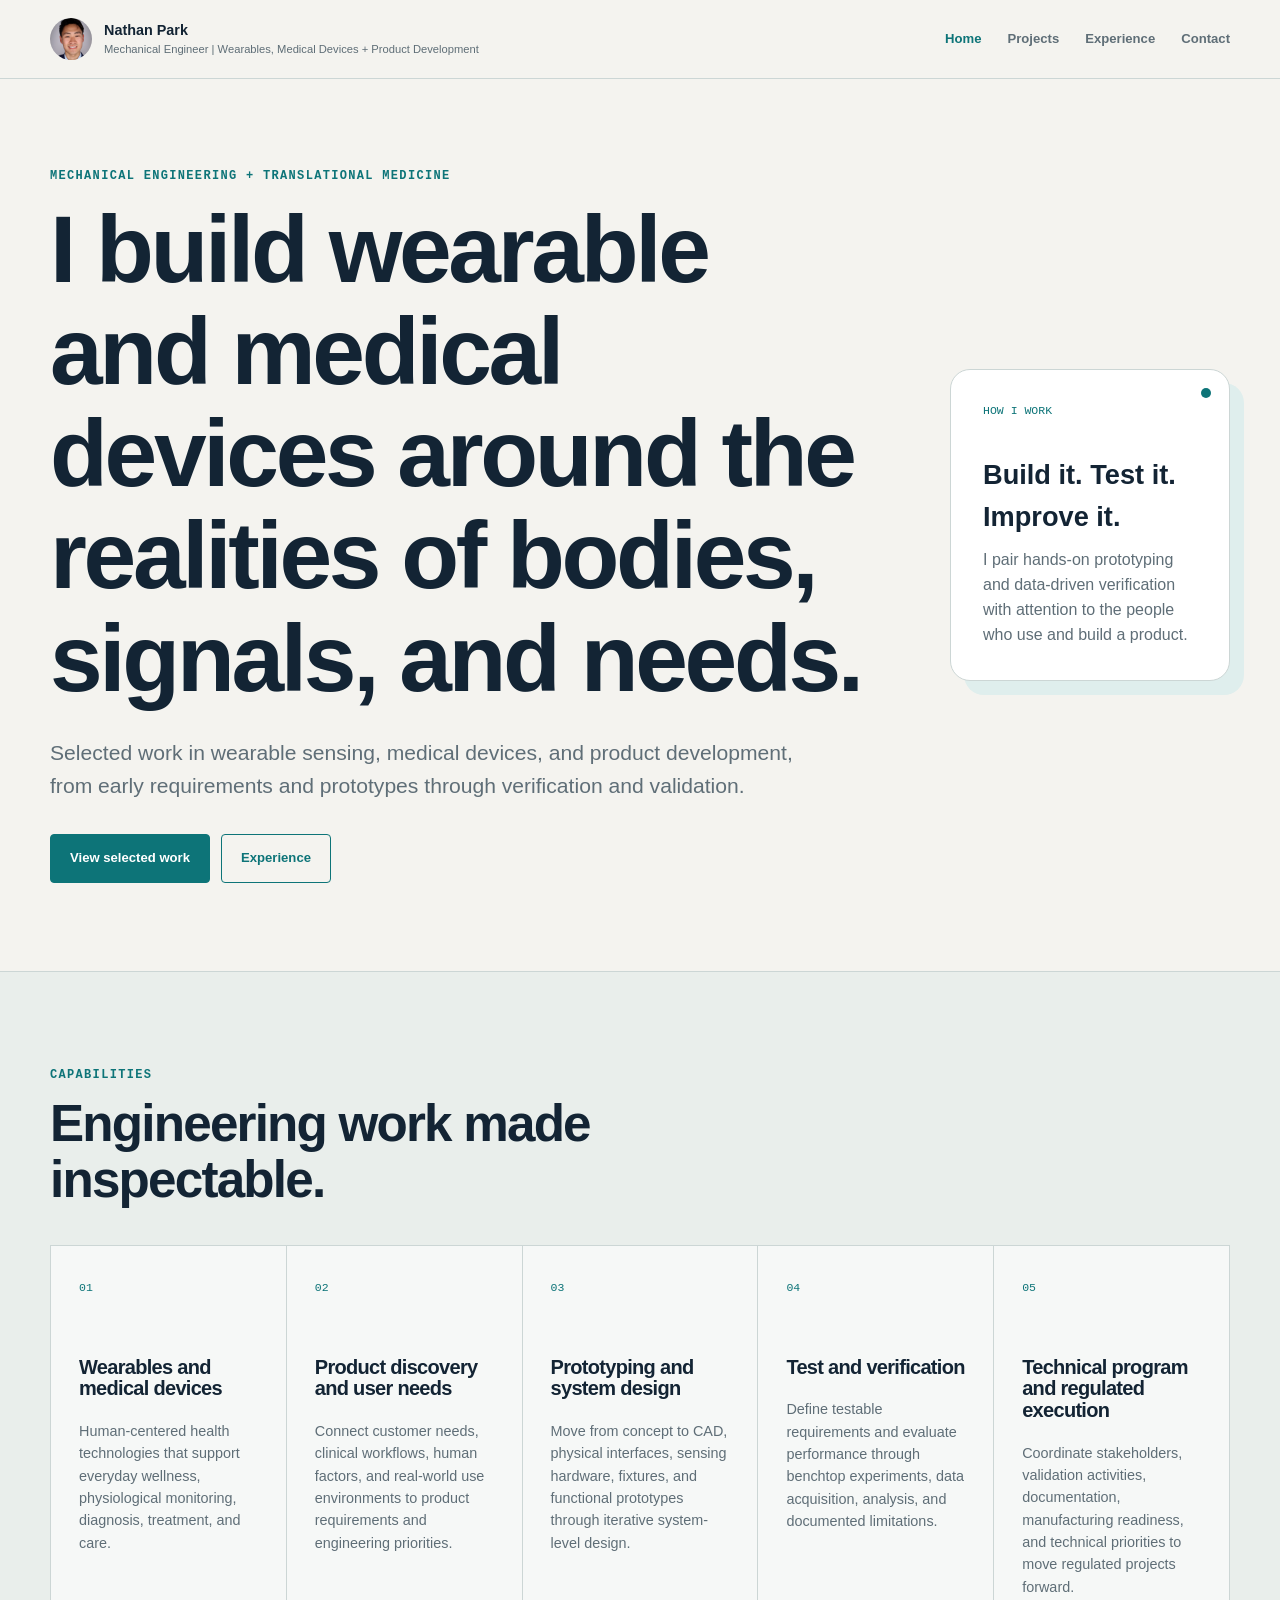
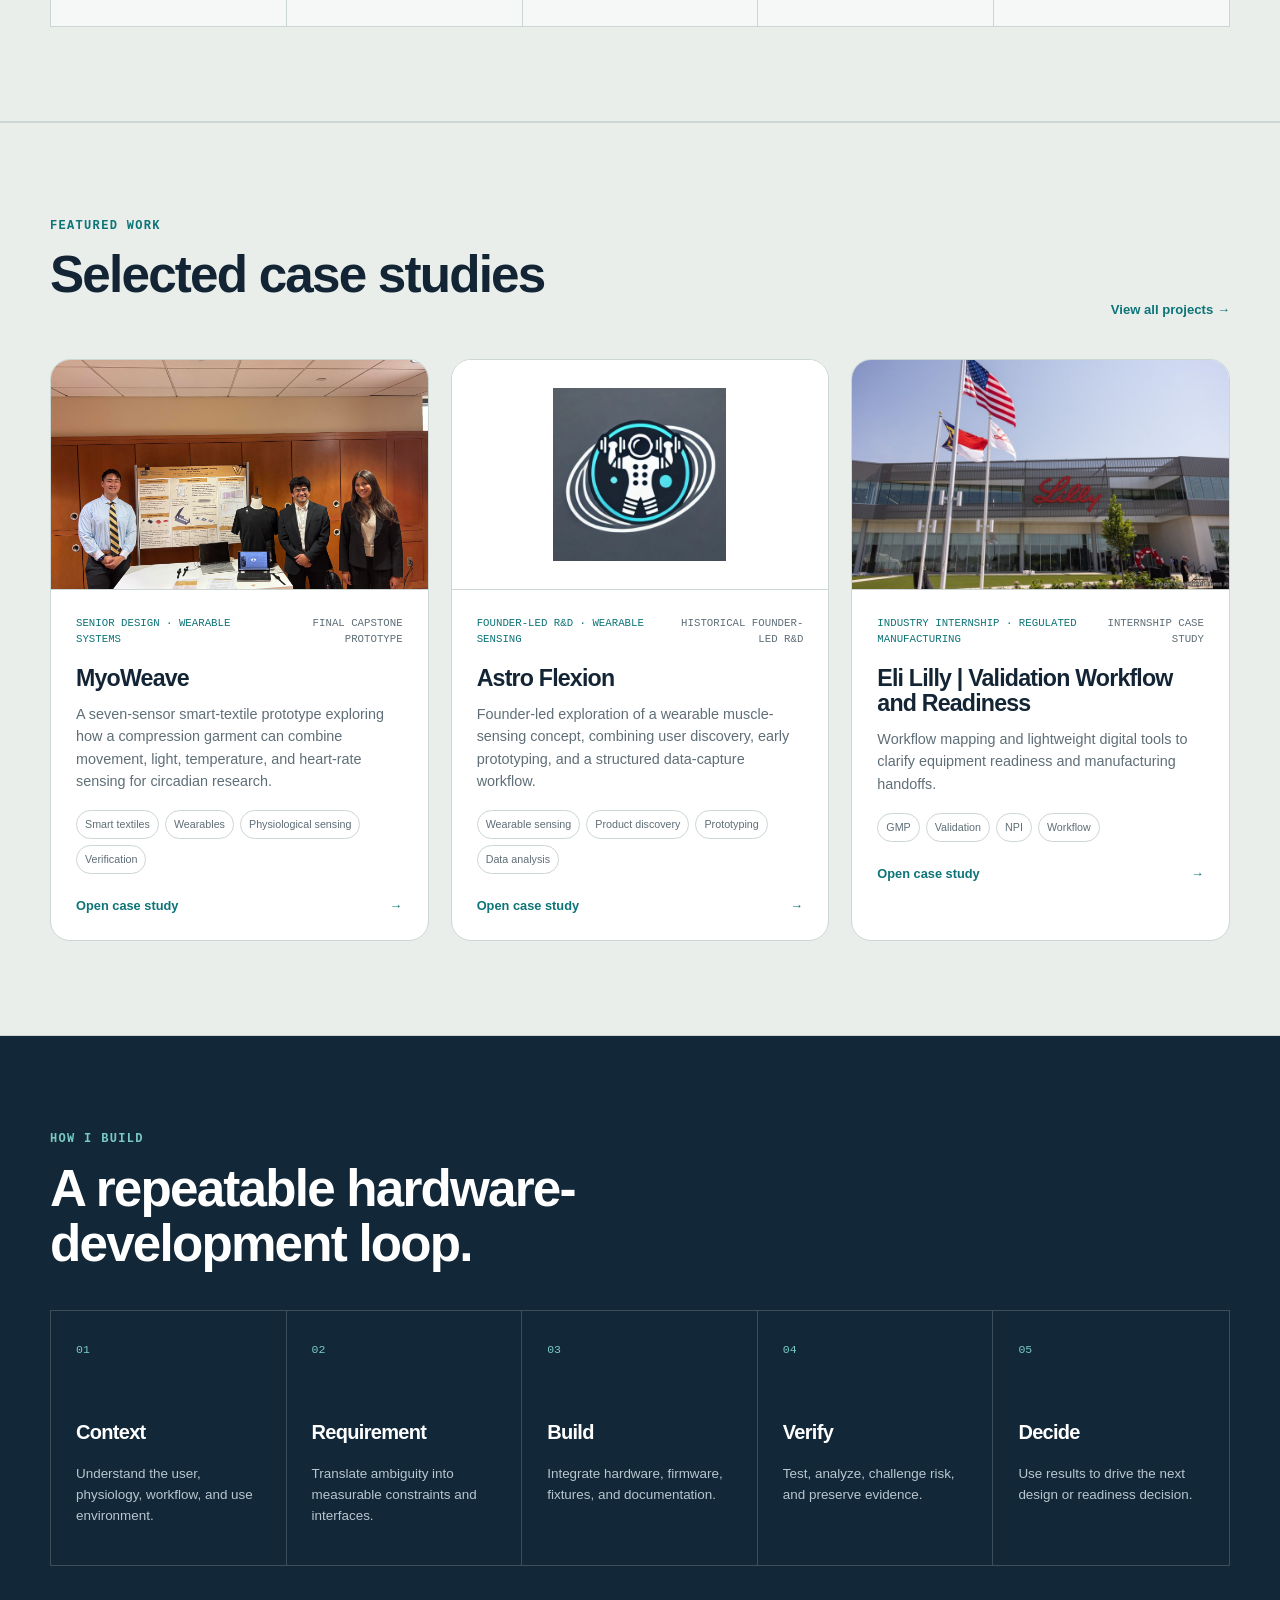
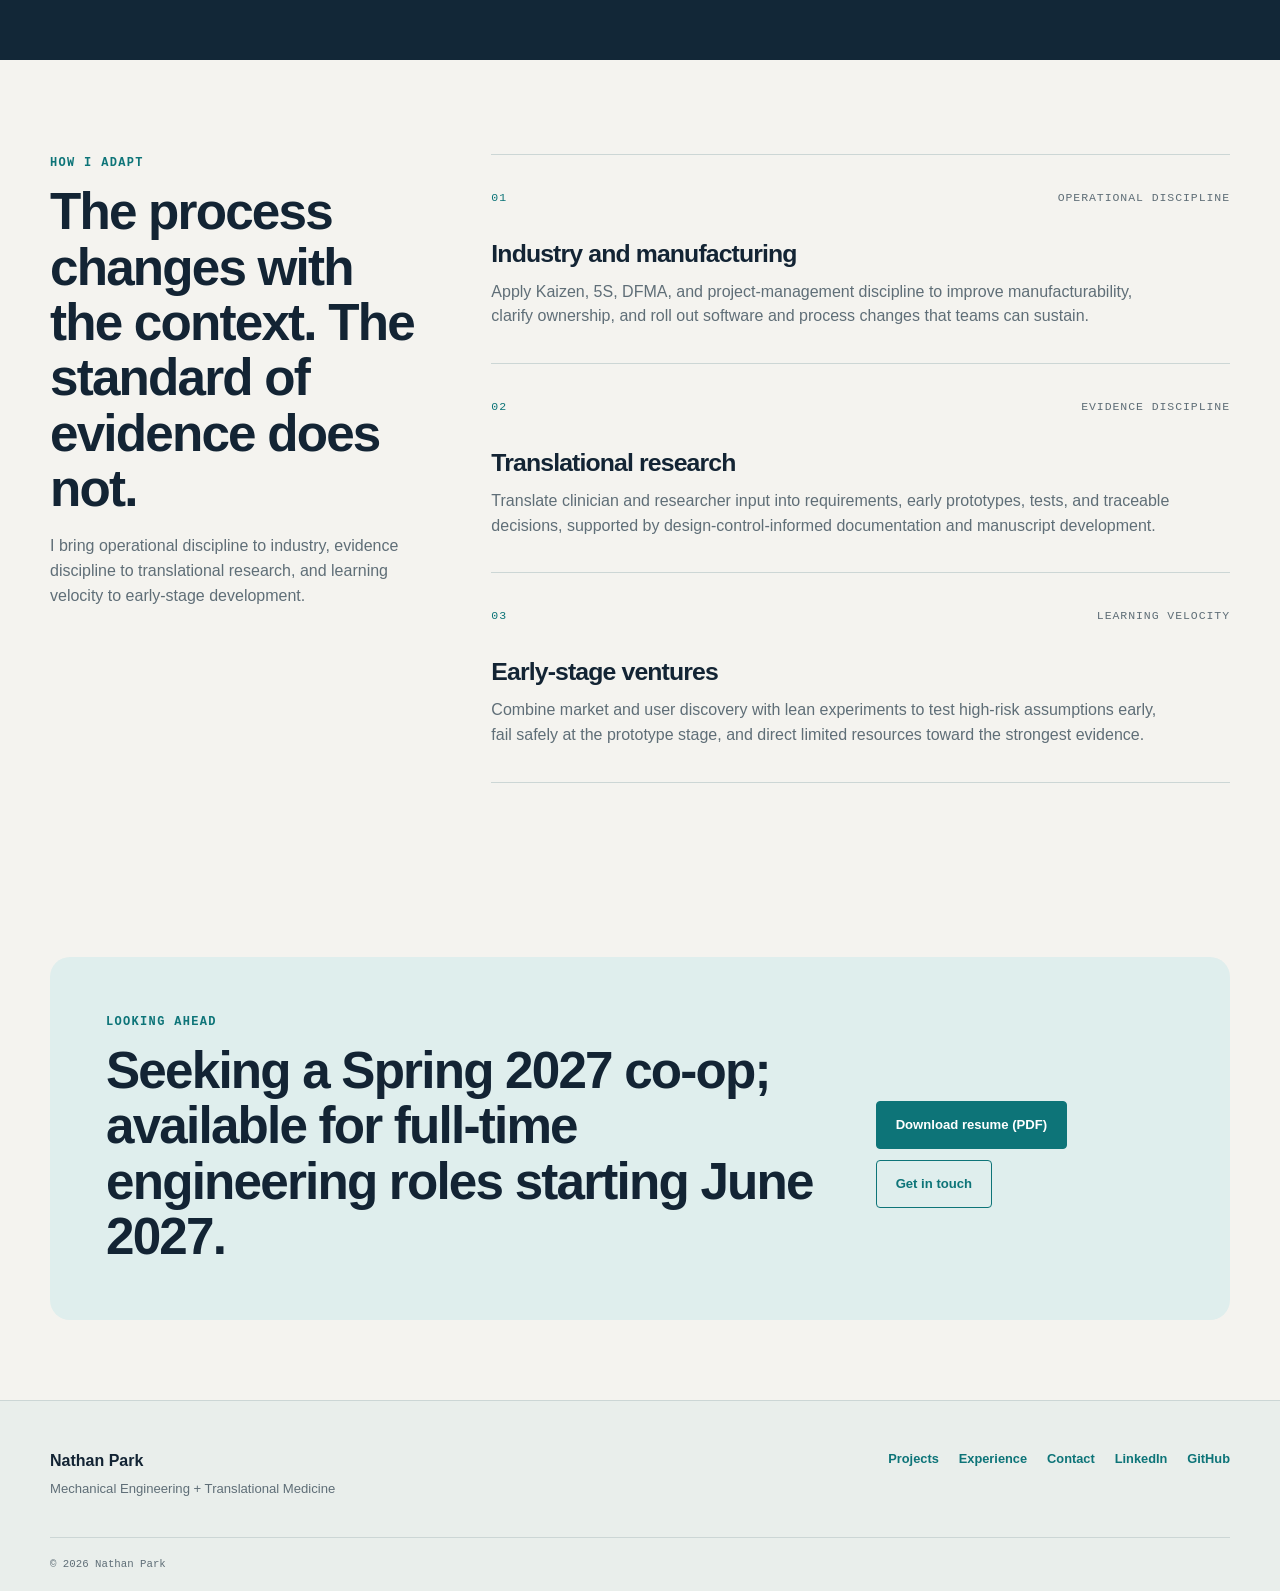
<file: index.html>
<!doctype html>
<html lang="en">
<head>
  <meta charset="utf-8">
  <meta name="viewport" content="width=device-width, initial-scale=1">
  <meta name="description" content="Nathan Park's engineering portfolio featuring wearable sensing, medical devices, prototyping, and validation.">
  <title>Nathan Park | Mechanical Engineering Portfolio</title>
  <link rel="stylesheet" href="assets/css/styles.css">
</head>
<body>
  <header class="site-header" data-site-header></header>
  <main>
    <section class="shell hero">
      <div data-home-intro></div>
      <aside class="hero-note">
        <span>How I work</span>
        <strong>Build it. Test it. Improve it.</strong>
        <p>I pair hands-on prototyping and data-driven verification with attention to the people who use and build a product.</p>
      </aside>
    </section>

    <section class="section section-tinted">
      <div class="shell">
        <div class="section-heading"><p class="eyebrow">Capabilities</p><h2>Engineering work made inspectable.</h2></div>
        <div class="capability-grid" data-capabilities></div>
      </div>
    </section>

    <section class="section section-featured-work">
      <div class="shell">
      <div class="section-heading split"><div><p class="eyebrow">Featured work</p><h2>Selected case studies</h2></div><a class="text-link" href="projects.html">View all projects →</a></div>
        <div class="project-grid" data-featured-projects></div>
      </div>
    </section>

    <section class="section dark-section">
      <div class="shell">
        <div class="section-heading"><p class="eyebrow">How I build</p><h2>A repeatable hardware-development loop.</h2></div>
        <div class="loop-grid" data-build-loop></div>
      </div>
    </section>

    <section class="shell section work-modes-section">
      <div class="section-heading work-modes-heading">
        <p class="eyebrow">How I adapt</p>
        <h2>The process changes with the context. The standard of evidence does not.</h2>
        <p>I bring operational discipline to industry, evidence discipline to translational research, and learning velocity to early-stage development.</p>
      </div>
      <div class="work-mode-grid" data-work-modes></div>
    </section>

    <section class="shell closing-cta">
      <div><p class="eyebrow">Looking ahead</p><h2>Seeking a Spring 2027 co-op; available for full-time engineering roles starting June 2027.</h2></div>
      <div class="button-row">
        <a class="button primary" href="assets/resume/nathan-park-resume-fall-2026.pdf" download>Download resume (PDF)</a>
        <a class="button secondary" href="contact.html">Get in touch</a>
      </div>
    </section>
  </main>
  <footer class="site-footer" data-site-footer></footer>
  <script type="module" src="assets/js/home.js"></script>
</body>
</html>
</file>
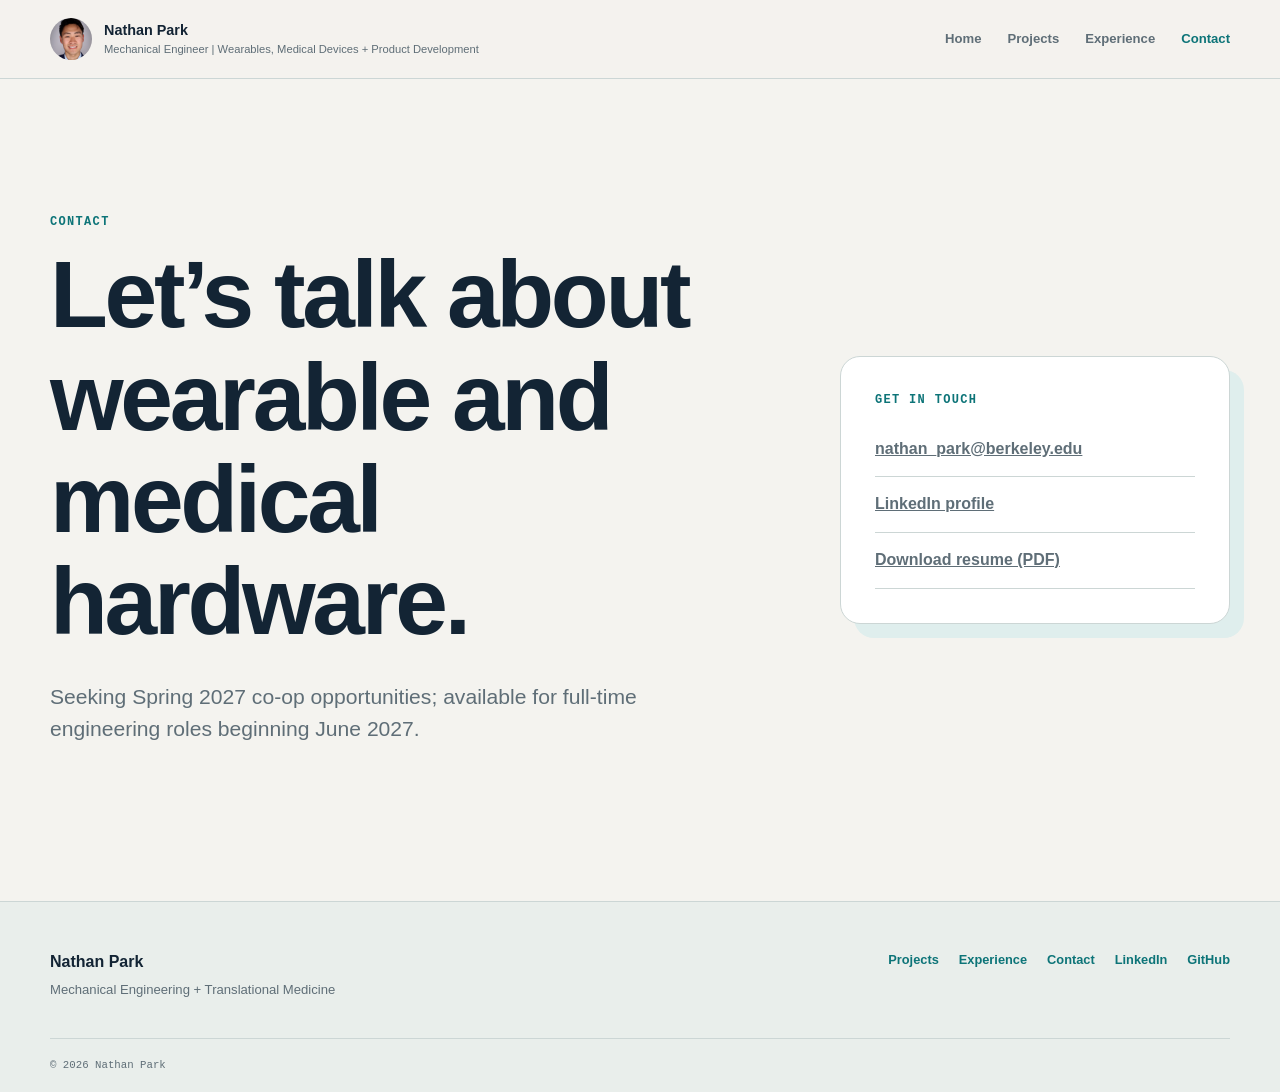
<file: contact.html>
<!doctype html>
<html lang="en">
<head>
  <meta charset="utf-8"><meta name="viewport" content="width=device-width, initial-scale=1">
  <meta name="description" content="Contact and resume page for Nathan Park.">
  <title>Contact | Nathan Park</title><link rel="stylesheet" href="assets/css/styles.css">
</head>
<body data-active="contact">
  <header class="site-header" data-site-header></header>
  <main>
    <section class="shell contact-layout">
      <div><p class="eyebrow">Contact</p><h1>Let’s talk about wearable and medical hardware.</h1><p class="lede">Seeking Spring 2027 co-op opportunities; available for full-time engineering roles beginning June 2027.</p></div>
      <aside class="contact-card">
        <p class="eyebrow">Get in touch</p>
        <a href="mailto:nathan_park@berkeley.edu">nathan_park@berkeley.edu</a>
        <a href="https://www.linkedin.com/in/parknathan1/" target="_blank" rel="noreferrer">LinkedIn profile</a>
        <a href="assets/resume/nathan-park-resume-fall-2026.pdf" download>Download resume (PDF)</a>
      </aside>
    </section>
  </main>
  <footer class="site-footer" data-site-footer></footer>
  <script type="module" src="assets/js/basic-page.js"></script>
</body>
</html>
</file>
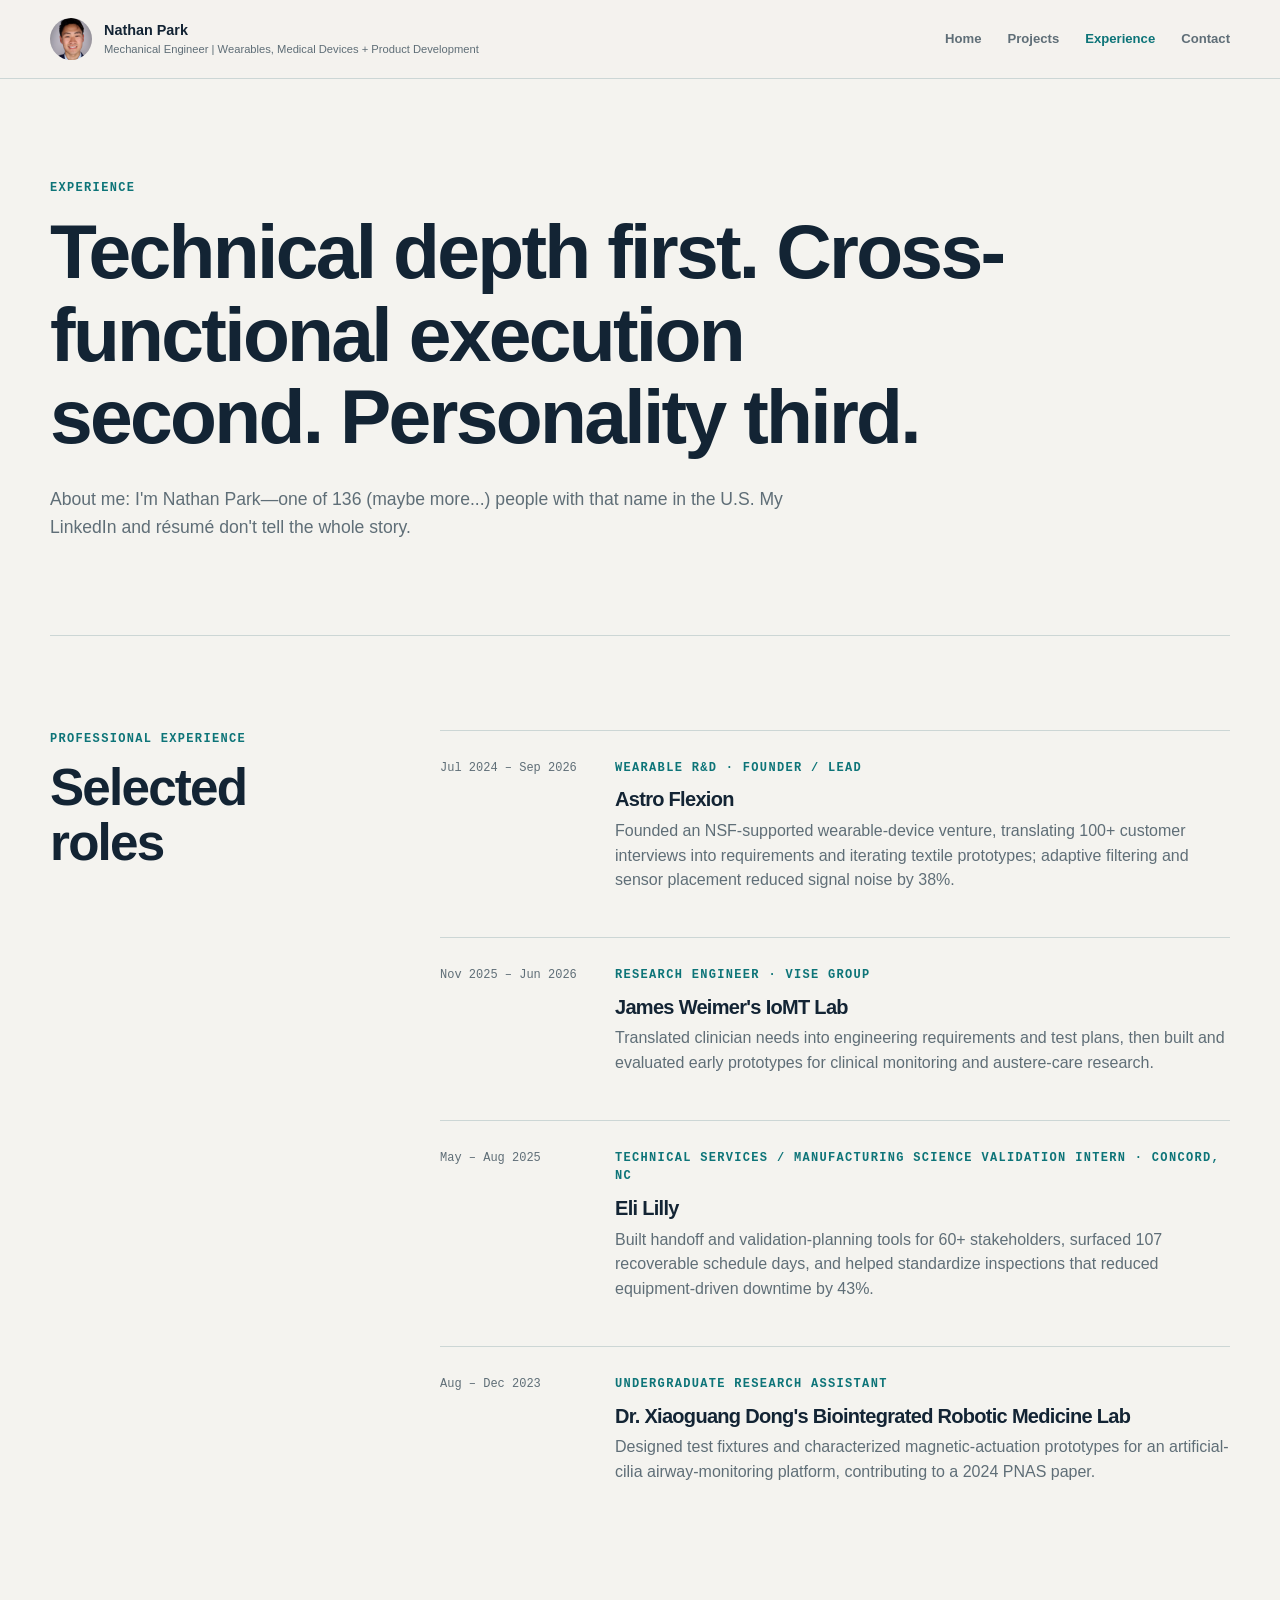
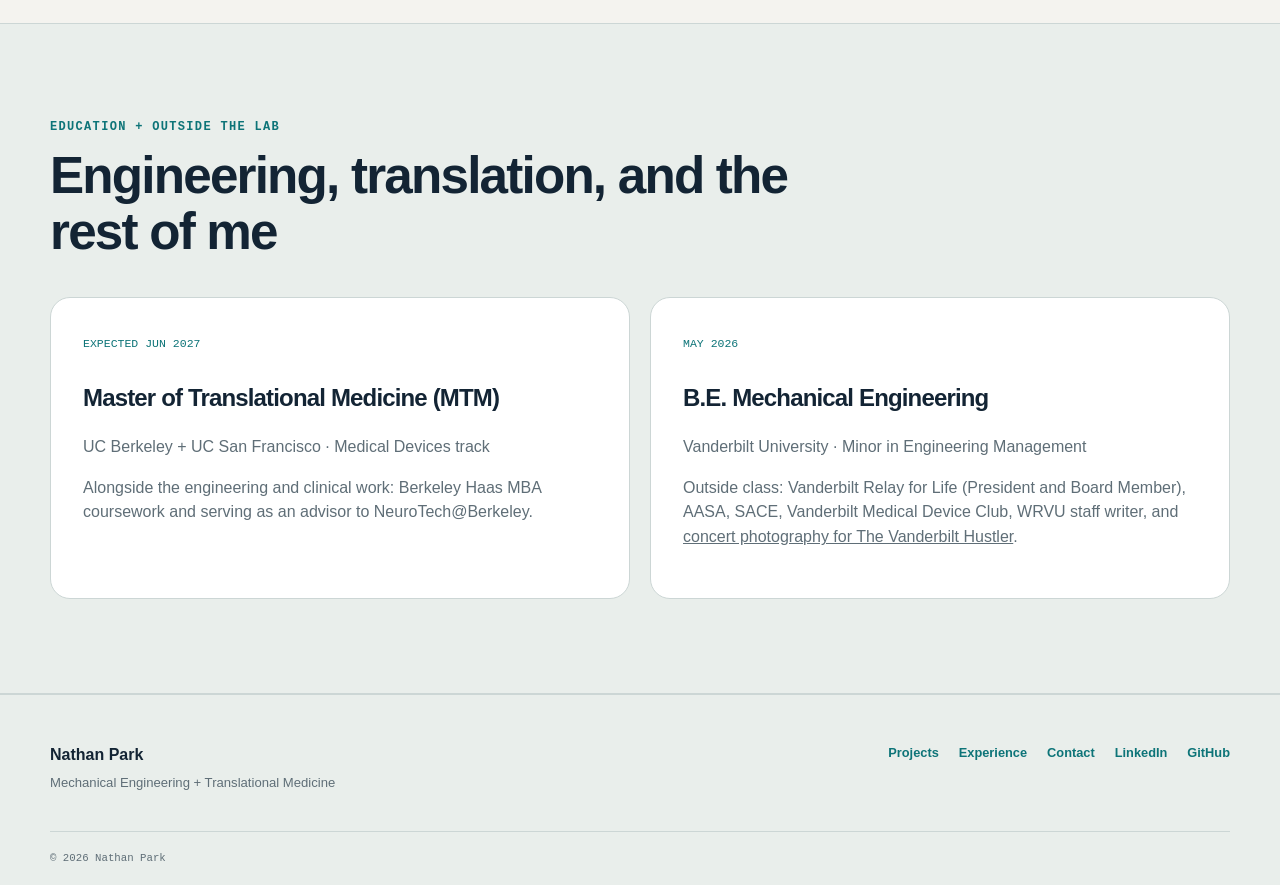
<file: experience.html>
<!doctype html>
<html lang="en">
<head>
  <meta charset="utf-8"><meta name="viewport" content="width=device-width, initial-scale=1">
  <meta name="description" content="Nathan Park's experience in wearable R&D, clinical-device research, and regulated manufacturing, plus education in engineering and translational medicine.">
  <title>Experience | Nathan Park</title><link rel="stylesheet" href="assets/css/styles.css">
</head>
<body data-active="experience">
  <header class="site-header" data-site-header></header>
  <main>
    <section class="shell page-intro"><p class="eyebrow">Experience</p><h1>Technical depth first. Cross-functional execution second. Personality third.</h1><p class="lede">About me: I'm Nathan Park—one of 136 (maybe more...) people with that name in the U.S. My LinkedIn and résumé don't tell the whole story.</p></section>
    <section class="shell section timeline-section">
      <div class="section-heading"><p class="eyebrow">Professional experience</p><h2>Selected roles</h2></div>
      <div class="timeline">
        <article><span>Jul 2024 – Sep 2026</span><div><p class="eyebrow">Wearable R&amp;D · Founder / Lead</p><h3>Astro Flexion</h3><p>Founded an NSF-supported wearable-device venture, translating 100+ customer interviews into requirements and iterating textile prototypes; adaptive filtering and sensor placement reduced signal noise by 38%.</p></div></article>
        <article><span>Nov 2025 – Jun 2026</span><div><p class="eyebrow">Research Engineer · VISE Group</p><h3>James Weimer's IoMT Lab</h3><p>Translated clinician needs into engineering requirements and test plans, then built and evaluated early prototypes for clinical monitoring and austere-care research.</p></div></article>
        <article><span>May – Aug 2025</span><div><p class="eyebrow">Technical Services / Manufacturing Science Validation Intern · Concord, NC</p><h3>Eli Lilly</h3><p>Built handoff and validation-planning tools for 60+ stakeholders, surfaced 107 recoverable schedule days, and helped standardize inspections that reduced equipment-driven downtime by 43%.</p></div></article>
        <article><span>Aug – Dec 2023</span><div><p class="eyebrow">Undergraduate Research Assistant</p><h3>Dr. Xiaoguang Dong's Biointegrated Robotic Medicine Lab</h3><p>Designed test fixtures and characterized magnetic-actuation prototypes for an artificial-cilia airway-monitoring platform, contributing to a 2024 PNAS paper.</p></div></article>
      </div>
    </section>
    <section class="section section-tinted"><div class="shell"><div class="section-heading"><p class="eyebrow">Education + outside the lab</p><h2>Engineering, translation, and the rest of me</h2></div><div class="education-grid">
      <article><span>Expected Jun 2027</span><h3>Master of Translational Medicine (MTM)</h3><p>UC Berkeley + UC San Francisco · Medical Devices track</p><p>Alongside the engineering and clinical work: Berkeley Haas MBA coursework and serving as an advisor to NeuroTech@Berkeley.</p></article>
      <article><span>May 2026</span><h3>B.E. Mechanical Engineering</h3><p>Vanderbilt University · Minor in Engineering Management</p><p>Outside class: Vanderbilt Relay for Life (President and Board Member), AASA, SACE, Vanderbilt Medical Device Club, WRVU staff writer, and <a href="https://vanderbilthustler.com/staff_name/nathan-park/" target="_blank" rel="noreferrer">concert photography for The Vanderbilt Hustler</a>.</p></article>
    </div></div></section>
  </main>
  <footer class="site-footer" data-site-footer></footer>
  <script type="module" src="assets/js/basic-page.js"></script>
</body>
</html>
</file>
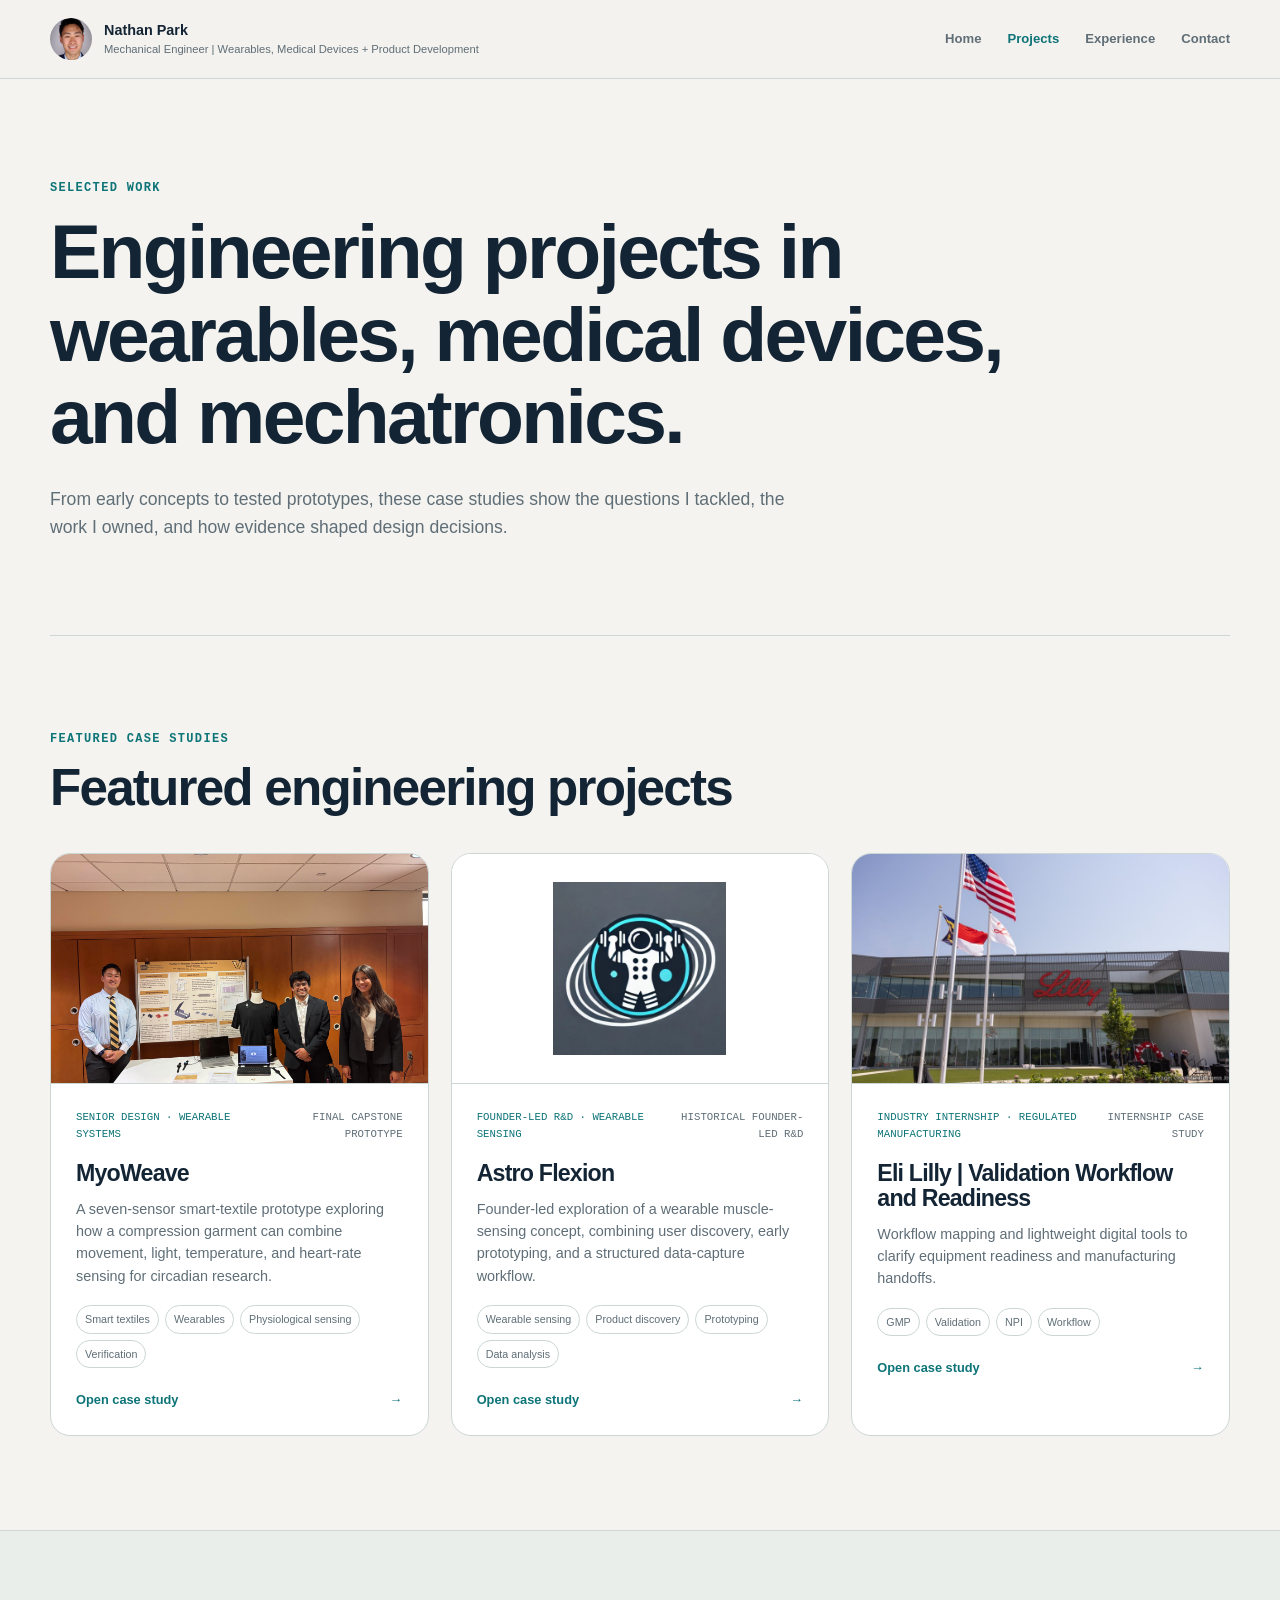
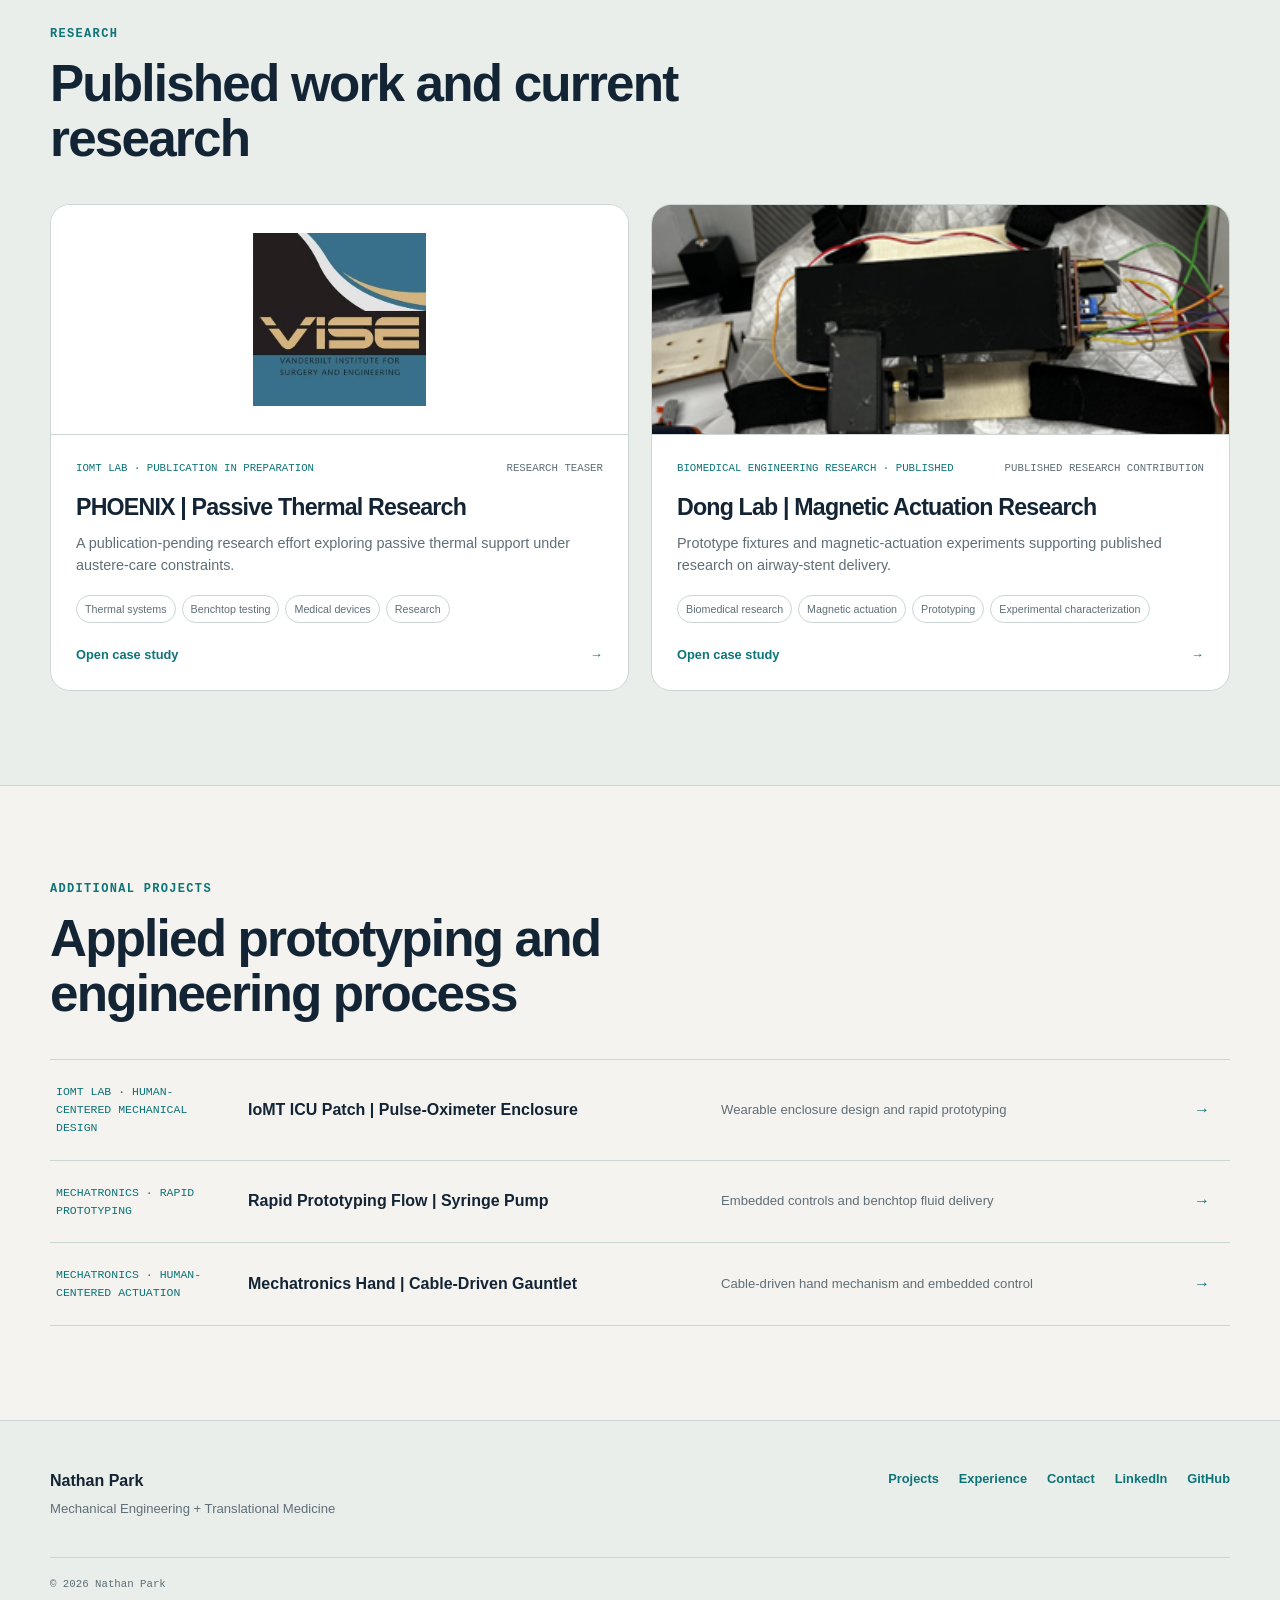
<file: projects.html>
<!doctype html>
<html lang="en">
<head>
  <meta charset="utf-8"><meta name="viewport" content="width=device-width, initial-scale=1">
  <meta name="description" content="Selected projects by Nathan Park across wearable sensing, medical devices, manufacturing validation, and mechatronics.">
  <title>Projects | Nathan Park</title><link rel="stylesheet" href="assets/css/styles.css">
</head>
<body>
  <header class="site-header" data-site-header></header>
  <main>
    <section class="shell page-intro"><p class="eyebrow">Selected work</p><h1>Engineering projects in wearables, medical devices, and mechatronics.</h1><p>From early concepts to tested prototypes, these case studies show the questions I tackled, the work I owned, and how evidence shaped design decisions.</p></section>
    <section class="shell section"><div class="section-heading"><p class="eyebrow">Featured case studies</p><h2>Featured engineering projects</h2></div><div class="project-grid" data-project-list="featured"></div></section>
    <section class="section section-tinted"><div class="shell"><div class="section-heading"><p class="eyebrow">Research</p><h2>Published work and current research</h2></div><div class="project-grid compact" data-project-list="research"></div></div></section>
    <section class="shell section"><div class="section-heading"><p class="eyebrow">Additional projects</p><h2>Applied prototyping and engineering process</h2></div><div class="archive-list" data-project-list="supporting"></div></section>
  </main>
  <footer class="site-footer" data-site-footer></footer>
  <script type="module" src="assets/js/projects.js"></script>
</body>
</html>
</file>
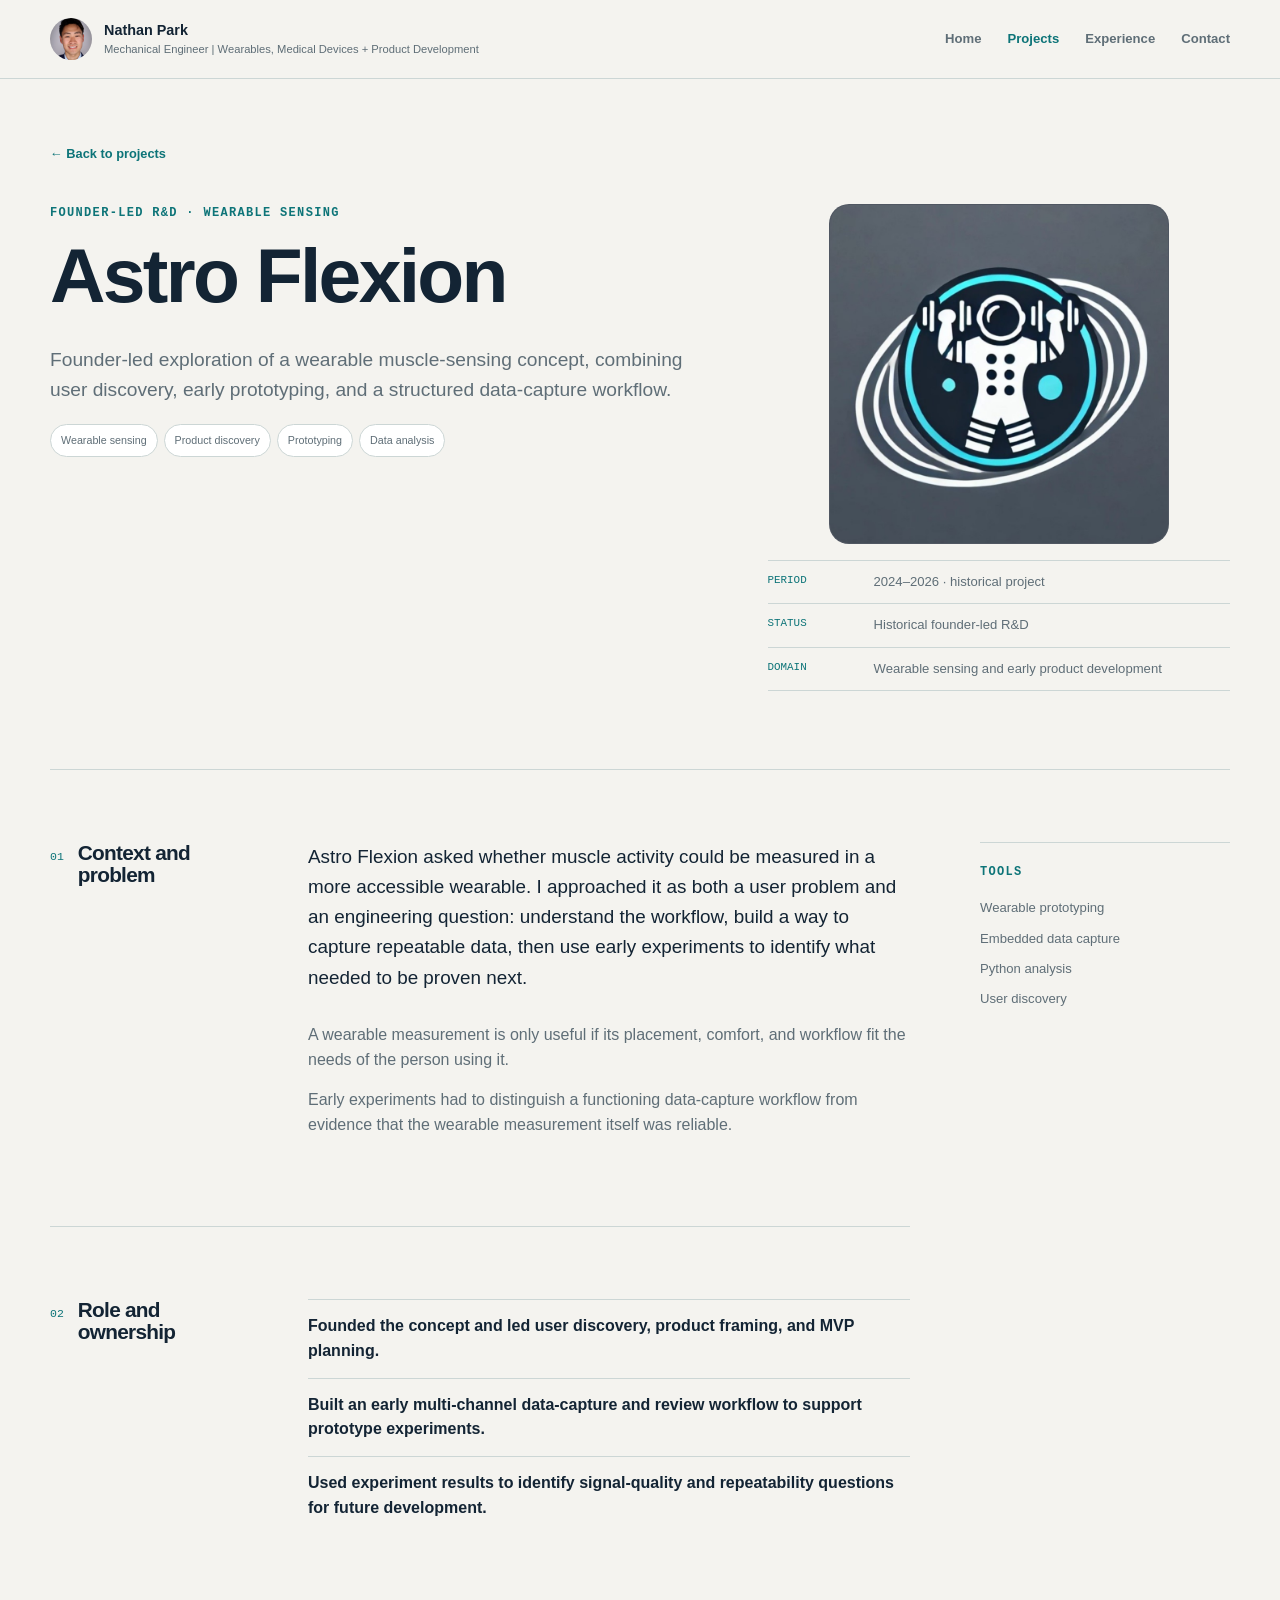
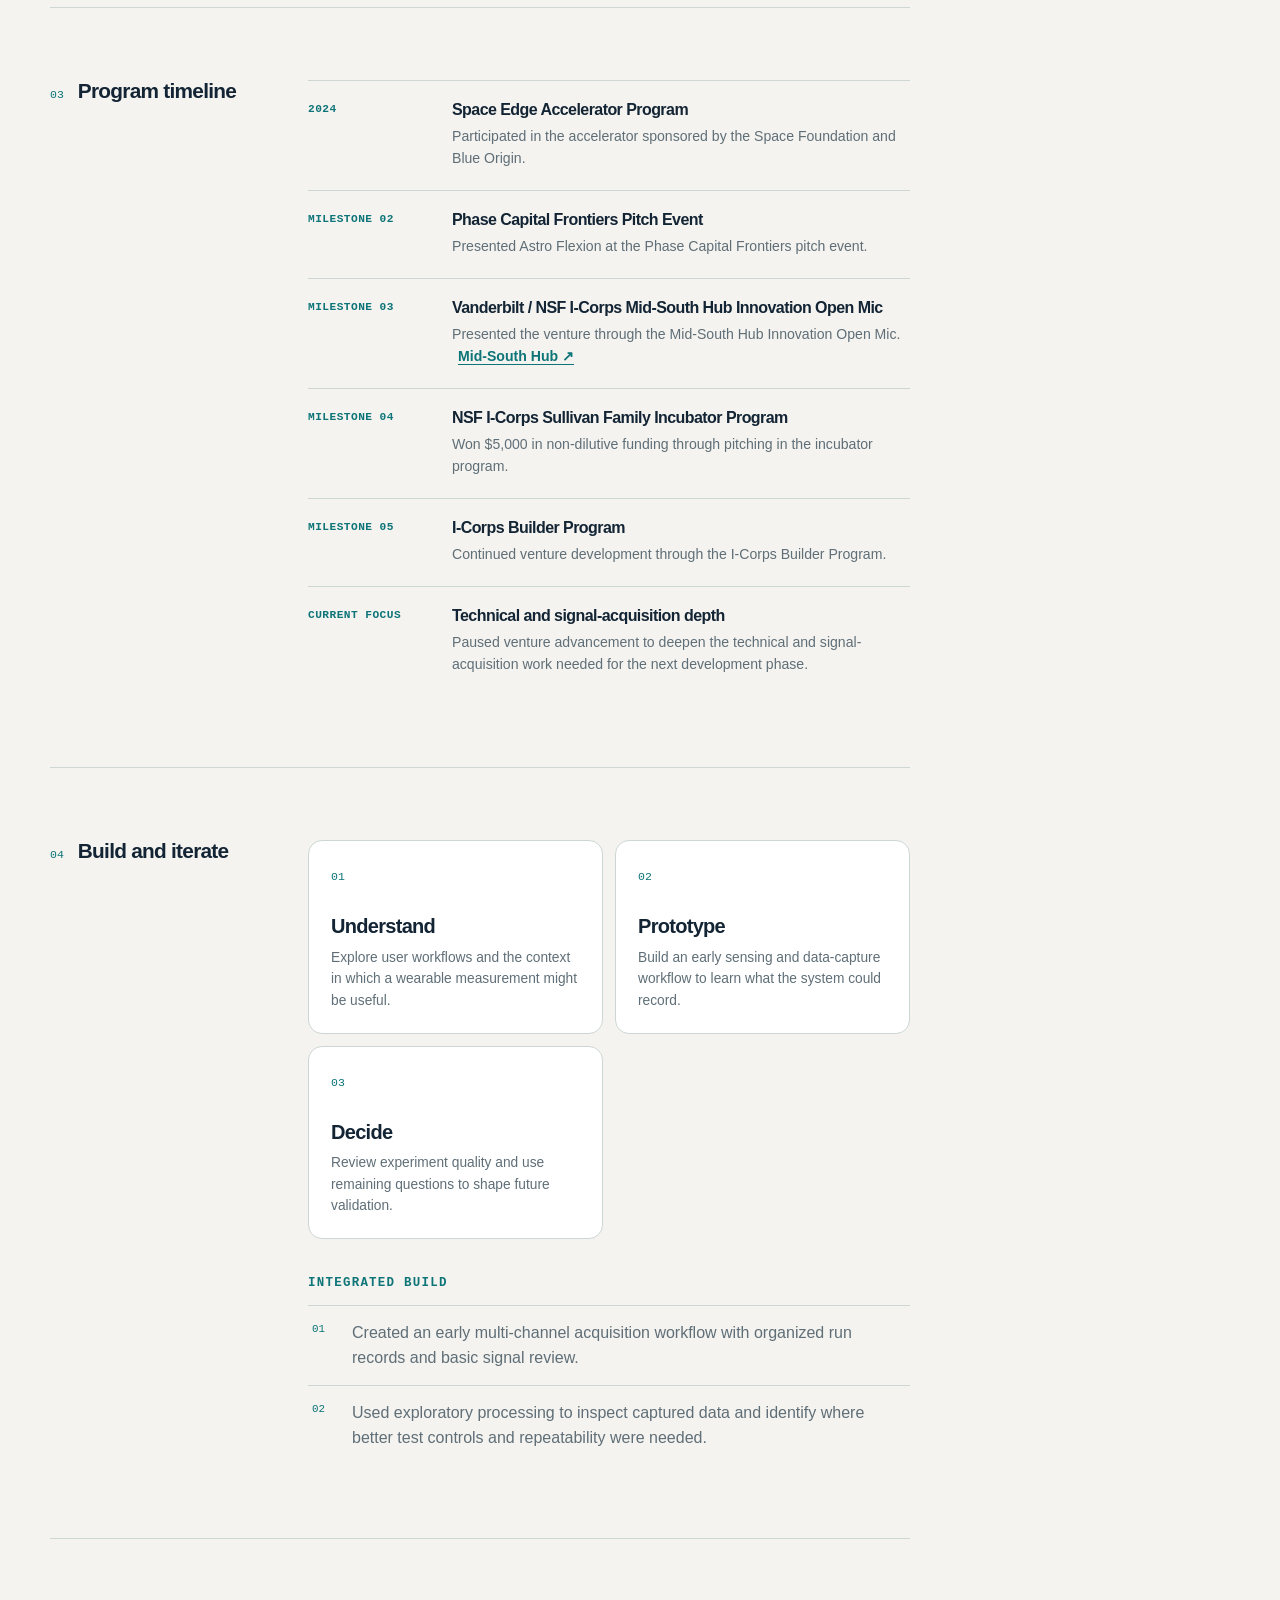
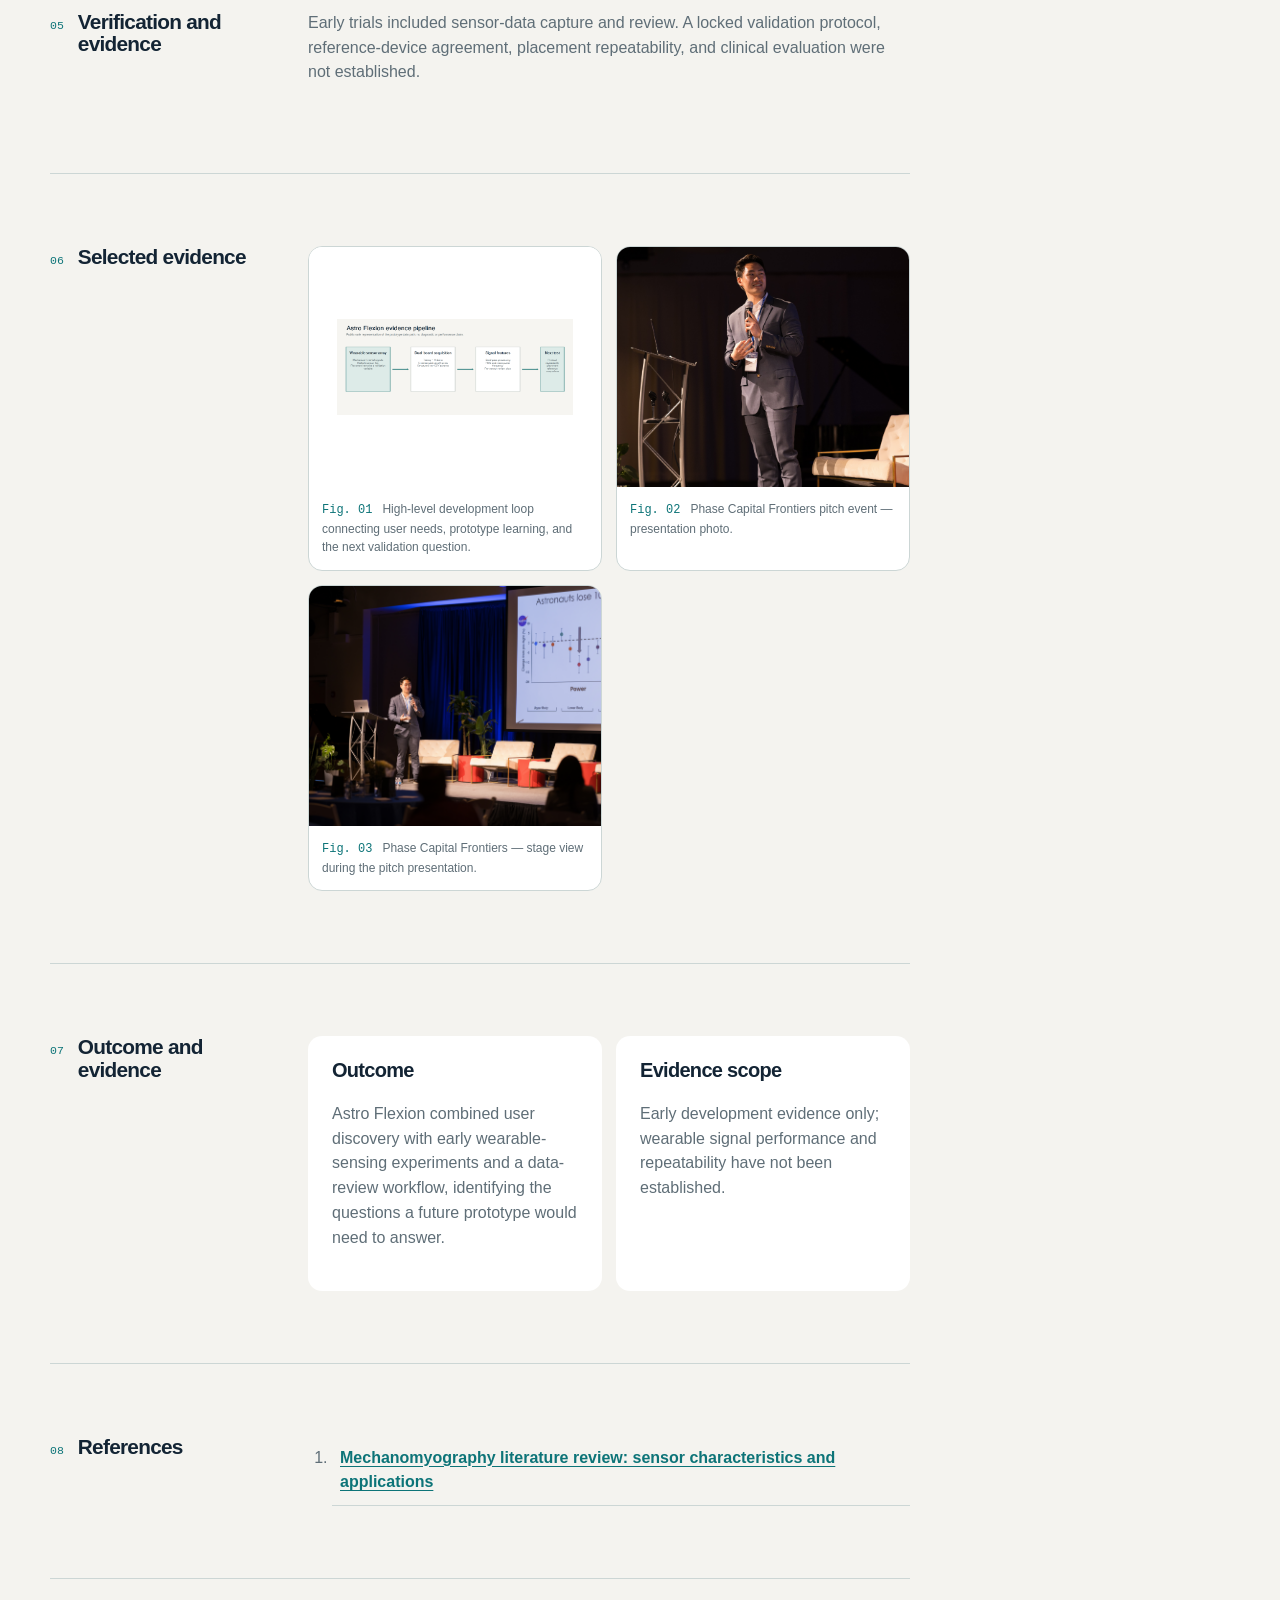
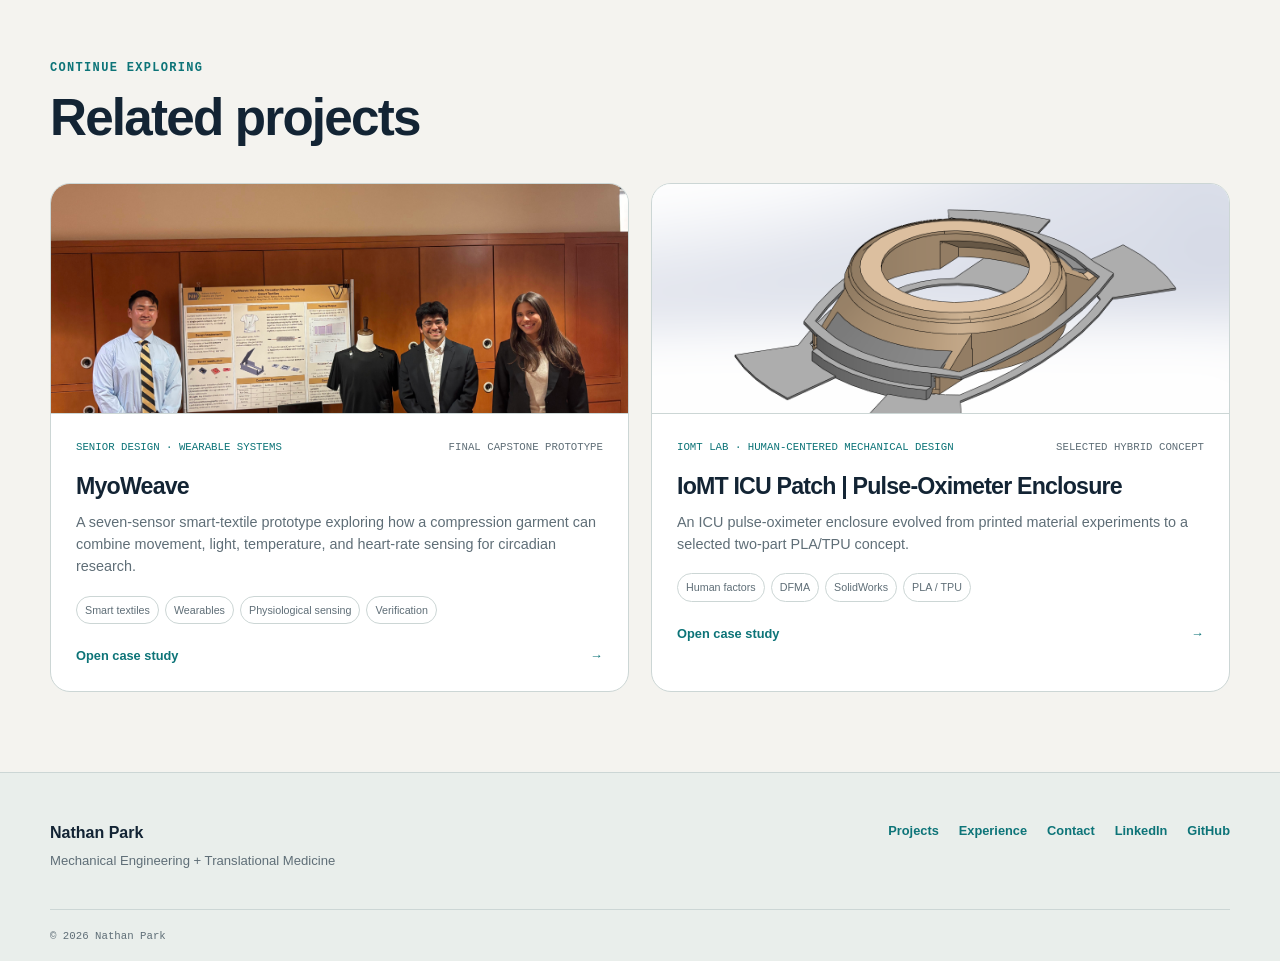
<file: projects/astro-flexion.html>
<!doctype html><html lang="en"><head><meta charset="utf-8"><meta name="viewport" content="width=device-width,initial-scale=1"><meta name="description" content="Astro Flexion founder-led wearable sensing and data-acquisition case study by Nathan Park."><title>Astro Flexion | Nathan Park</title><link rel="stylesheet" href="../assets/css/styles.css"></head><body data-depth="project" data-project="astro-flexion"><header class="site-header" data-site-header></header><main data-project-root></main><footer class="site-footer" data-site-footer></footer><script type="module" src="../assets/js/project-page.js"></script></body></html>
</file>
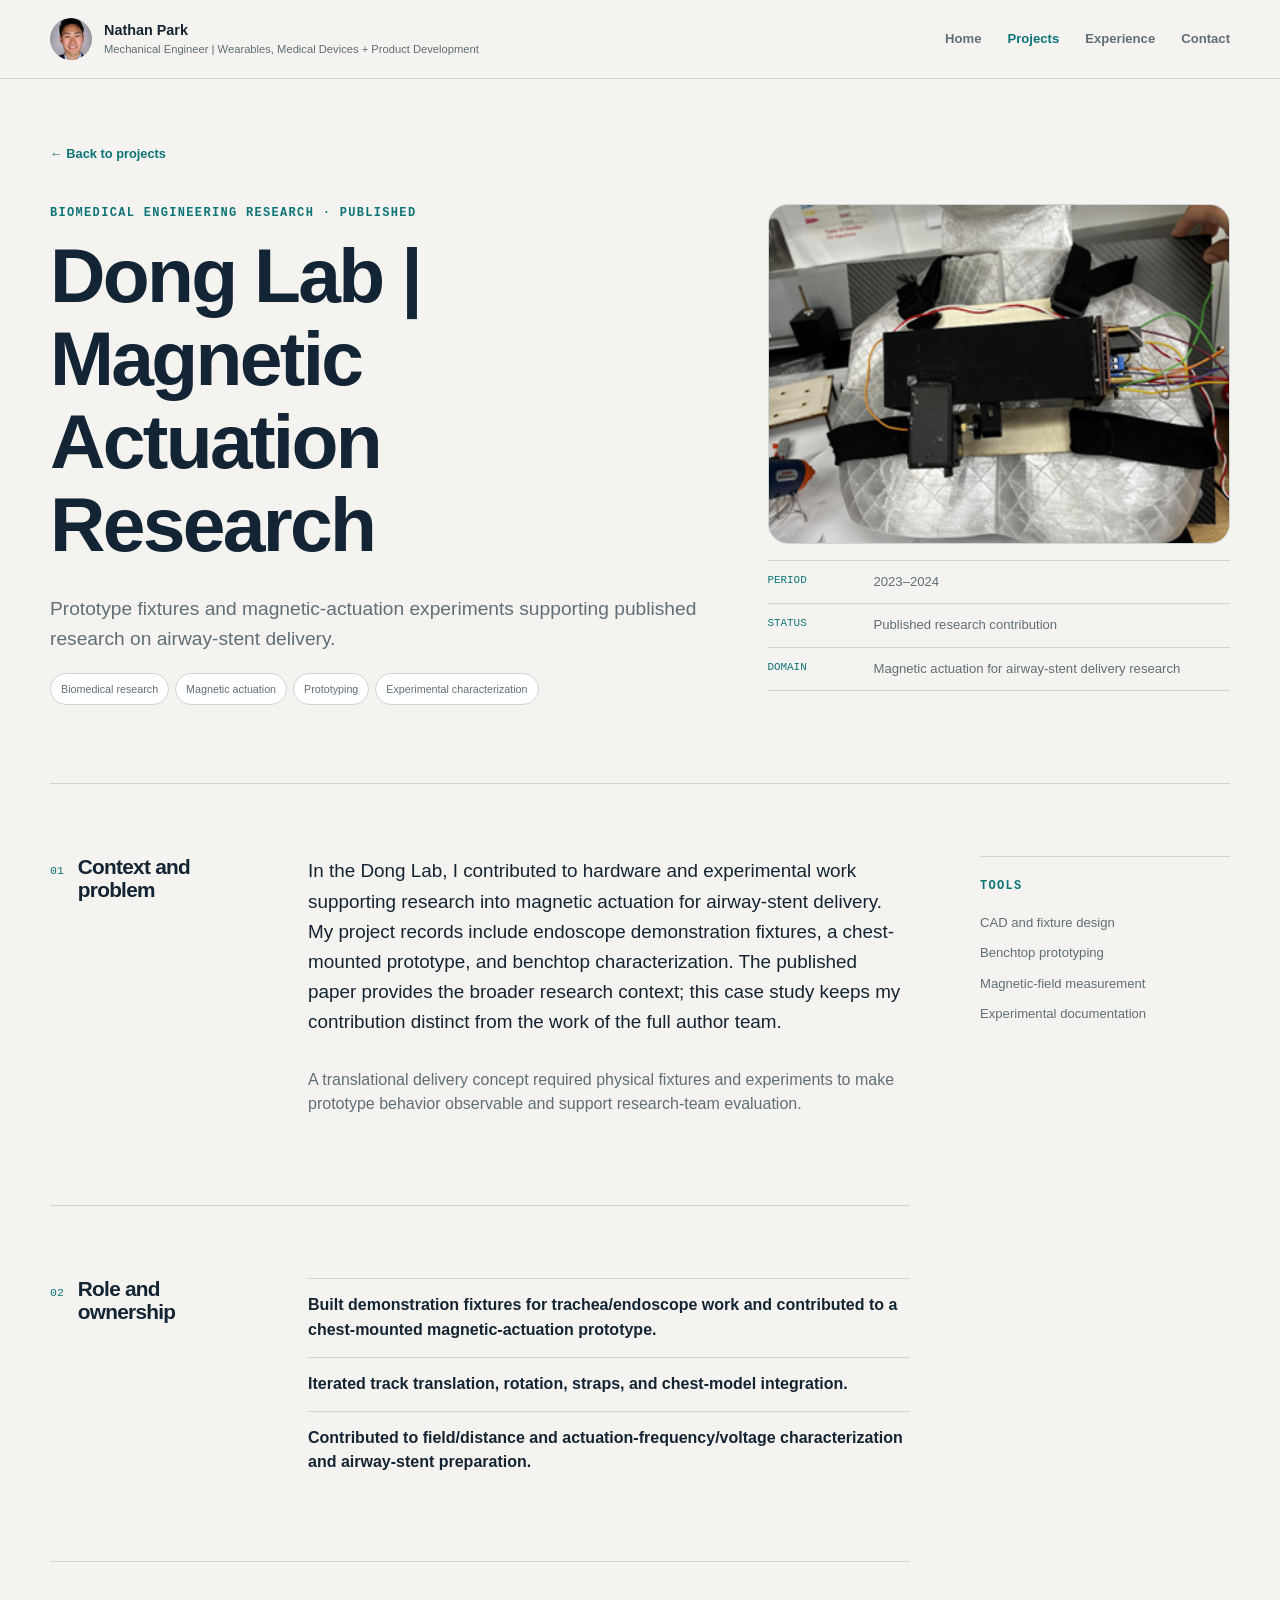
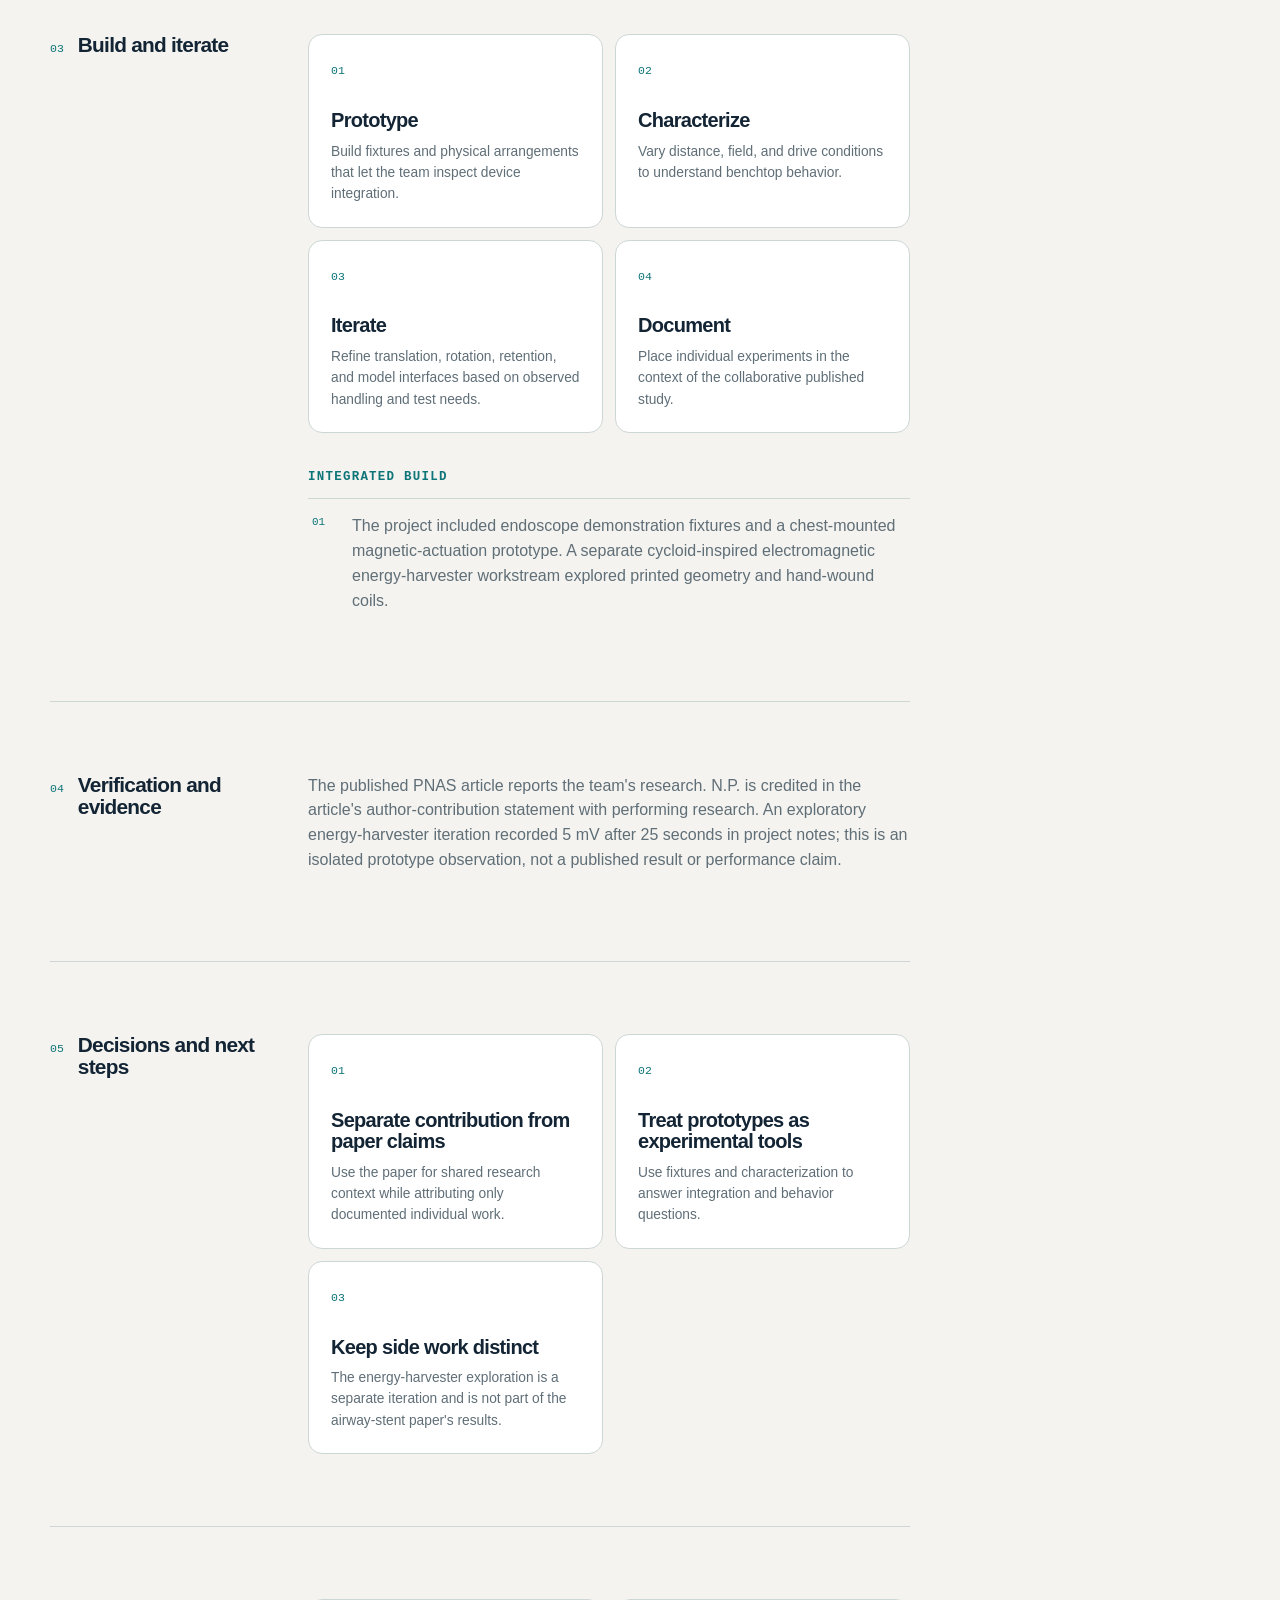
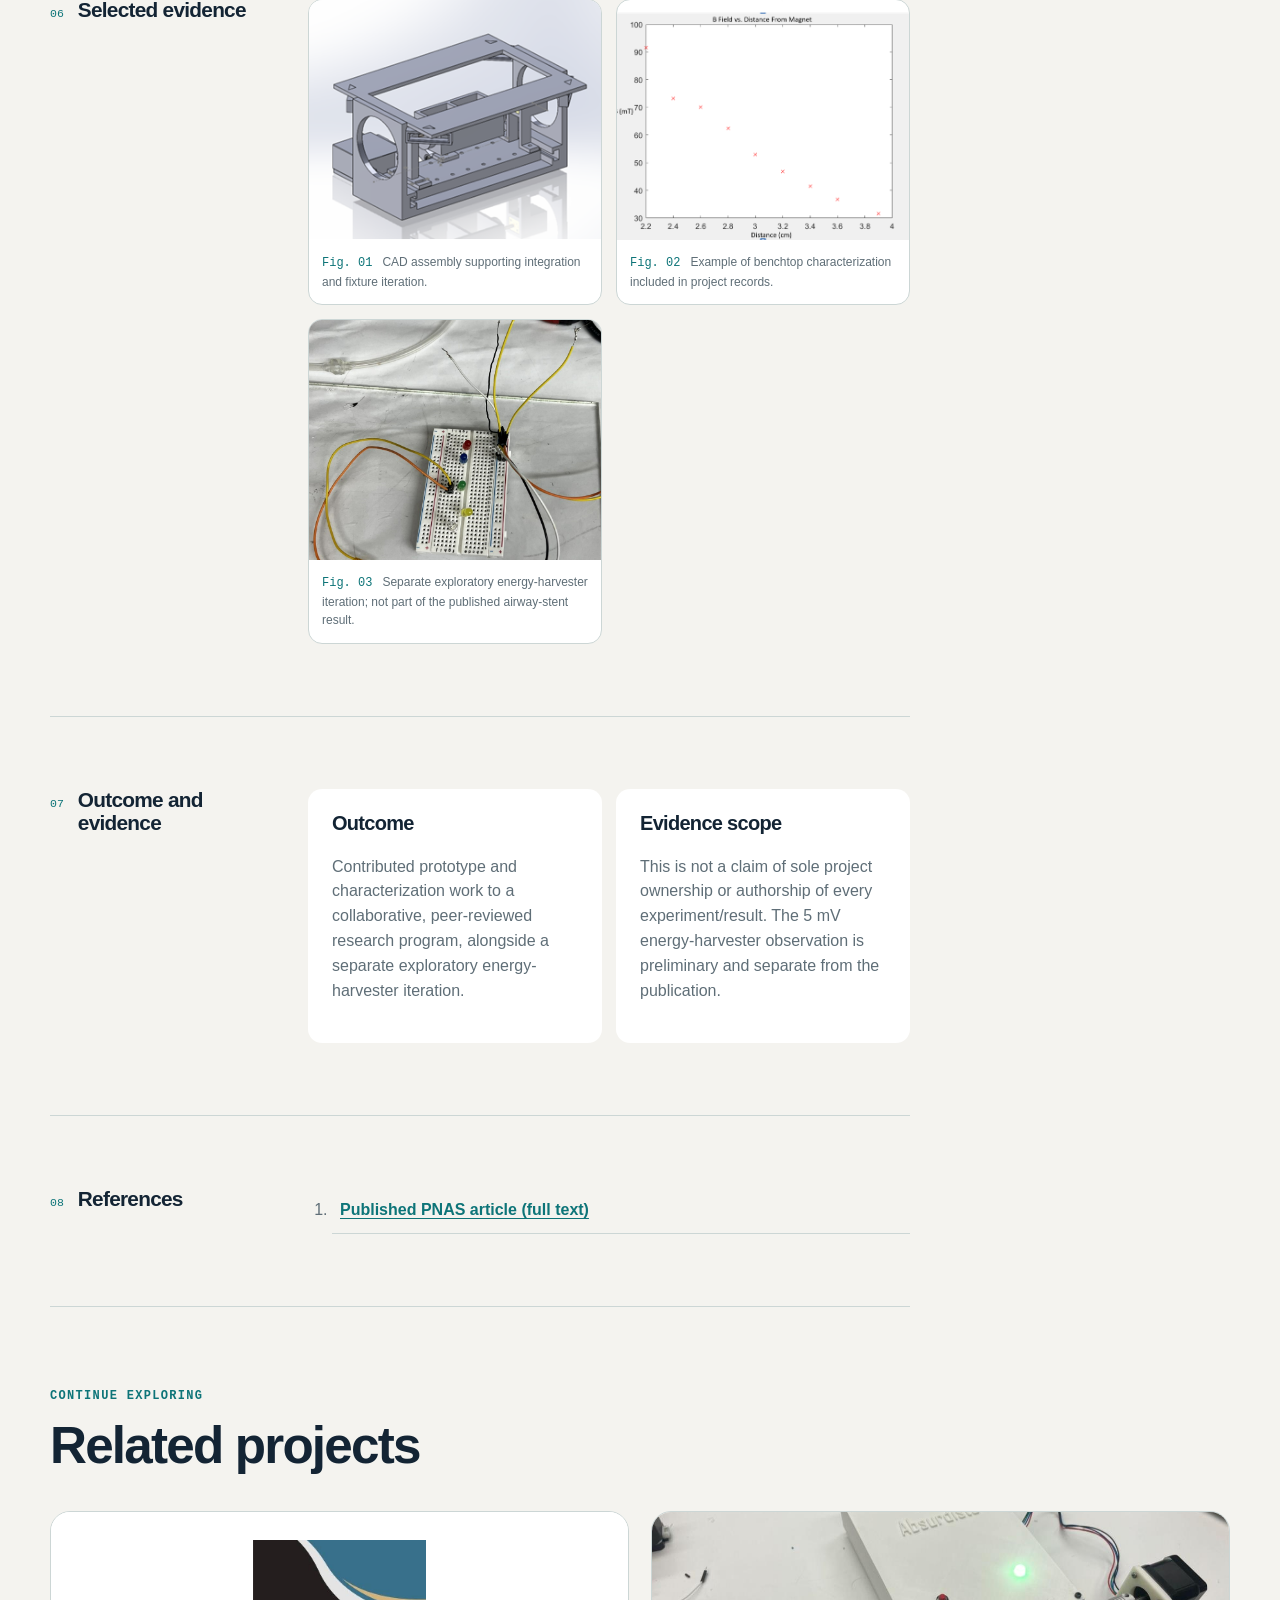
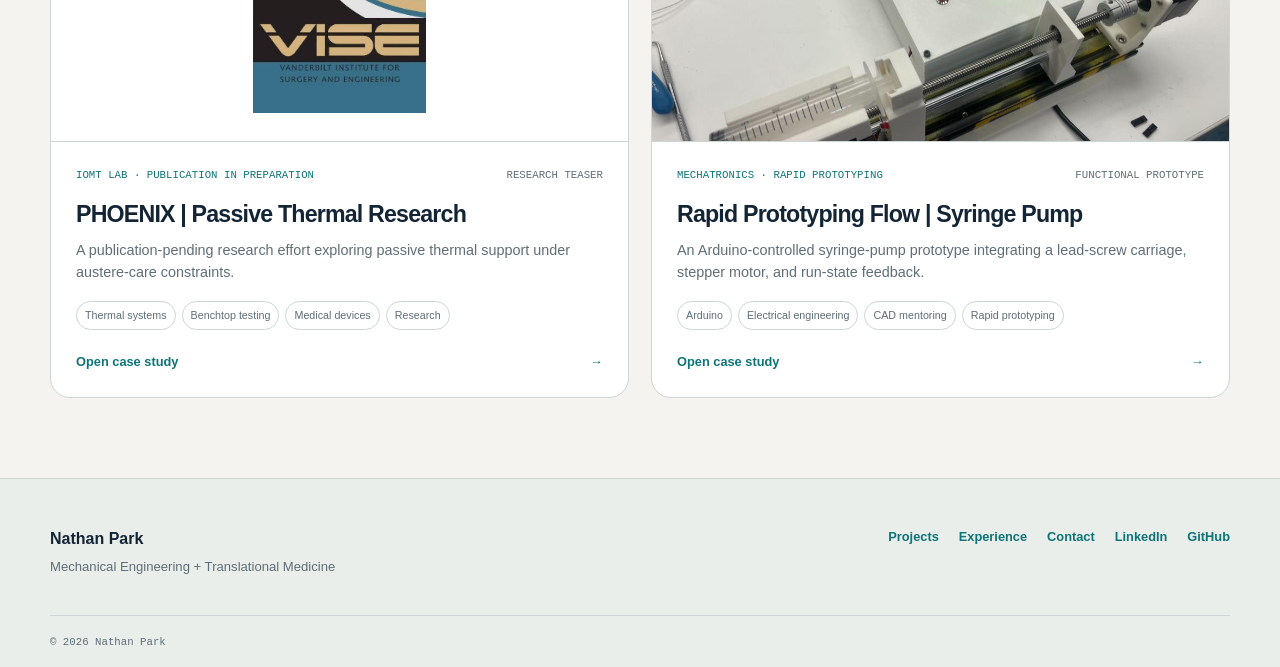
<file: projects/dong-lab.html>
<!doctype html><html lang="en"><head><meta charset="utf-8"><meta name="viewport" content="width=device-width,initial-scale=1"><meta name="description" content="Published biomedical engineering research contribution in magnetic actuation and prototype characterization."><title>Dong Lab | Nathan Park</title><link rel="stylesheet" href="../assets/css/styles.css"></head><body data-depth="project" data-project="dong-lab"><header class="site-header" data-site-header></header><main data-project-root></main><footer class="site-footer" data-site-footer></footer><script type="module" src="../assets/js/project-page.js"></script></body></html>
</file>
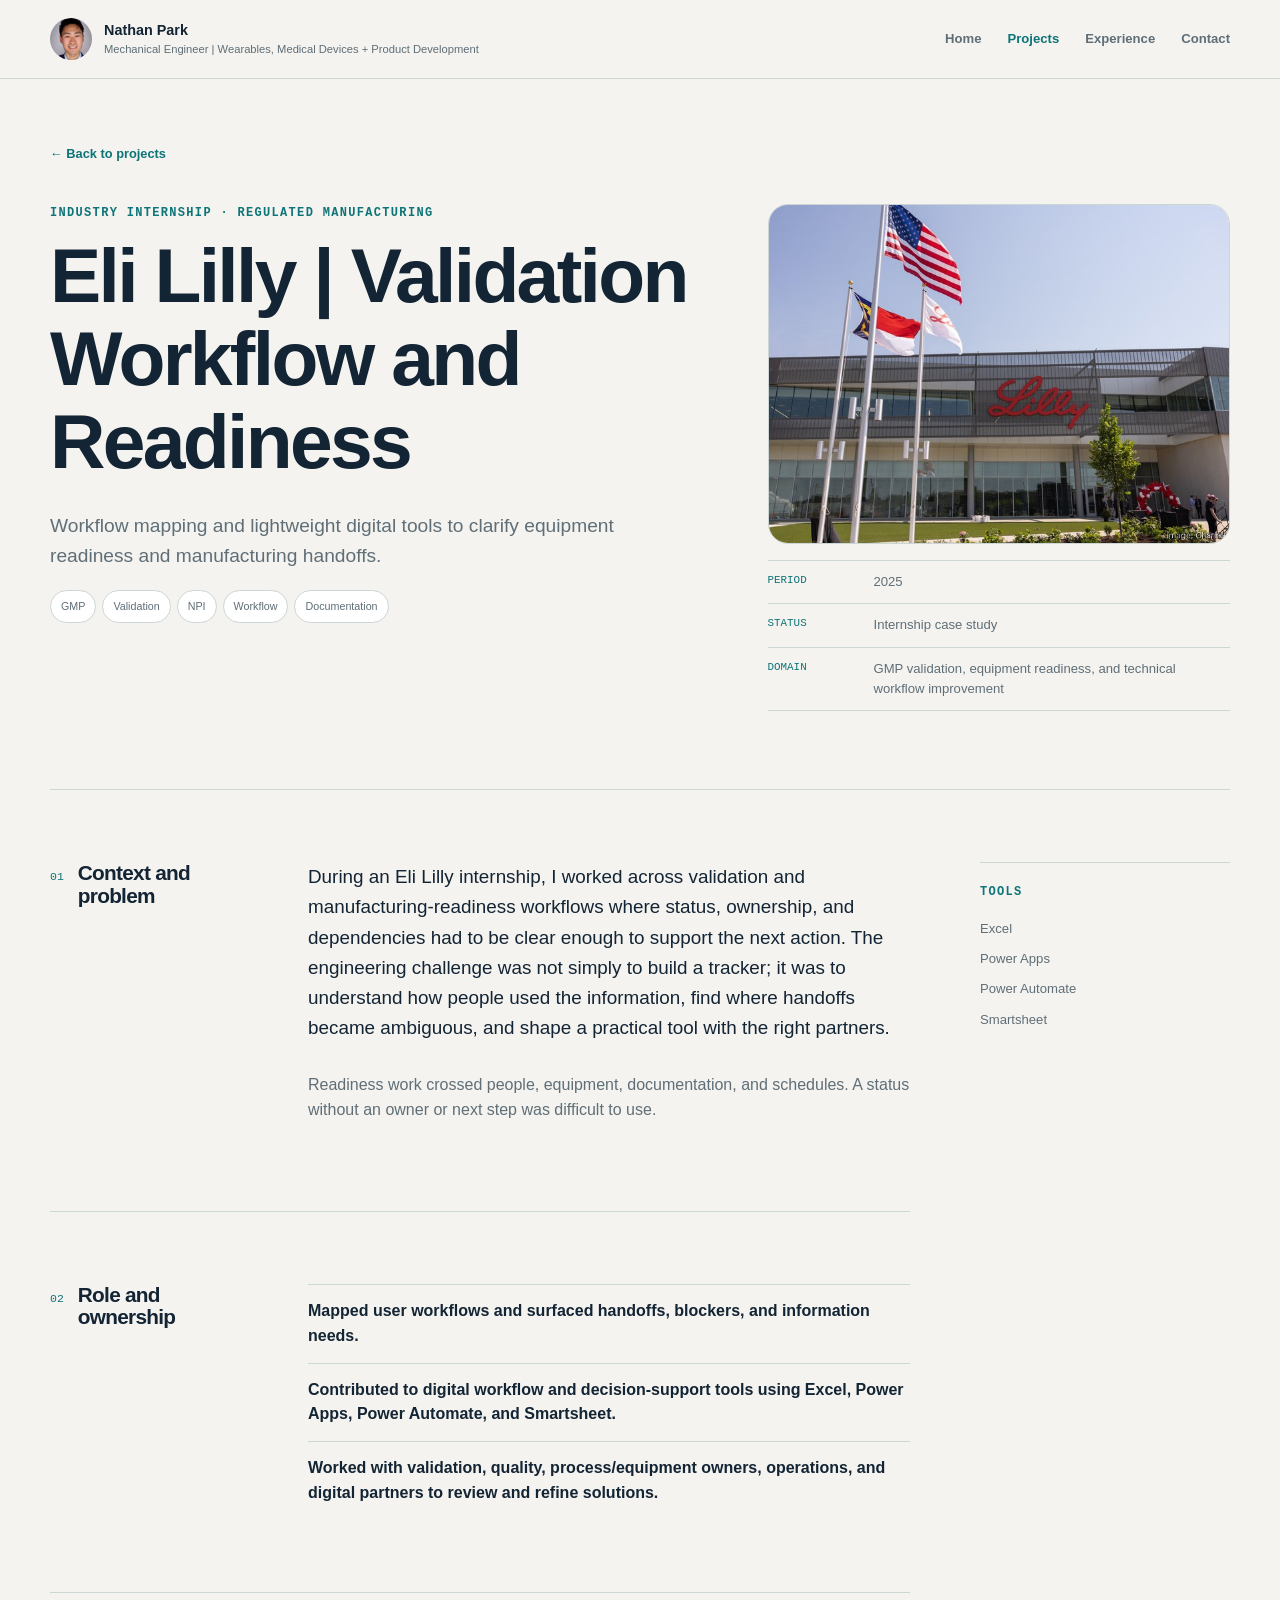
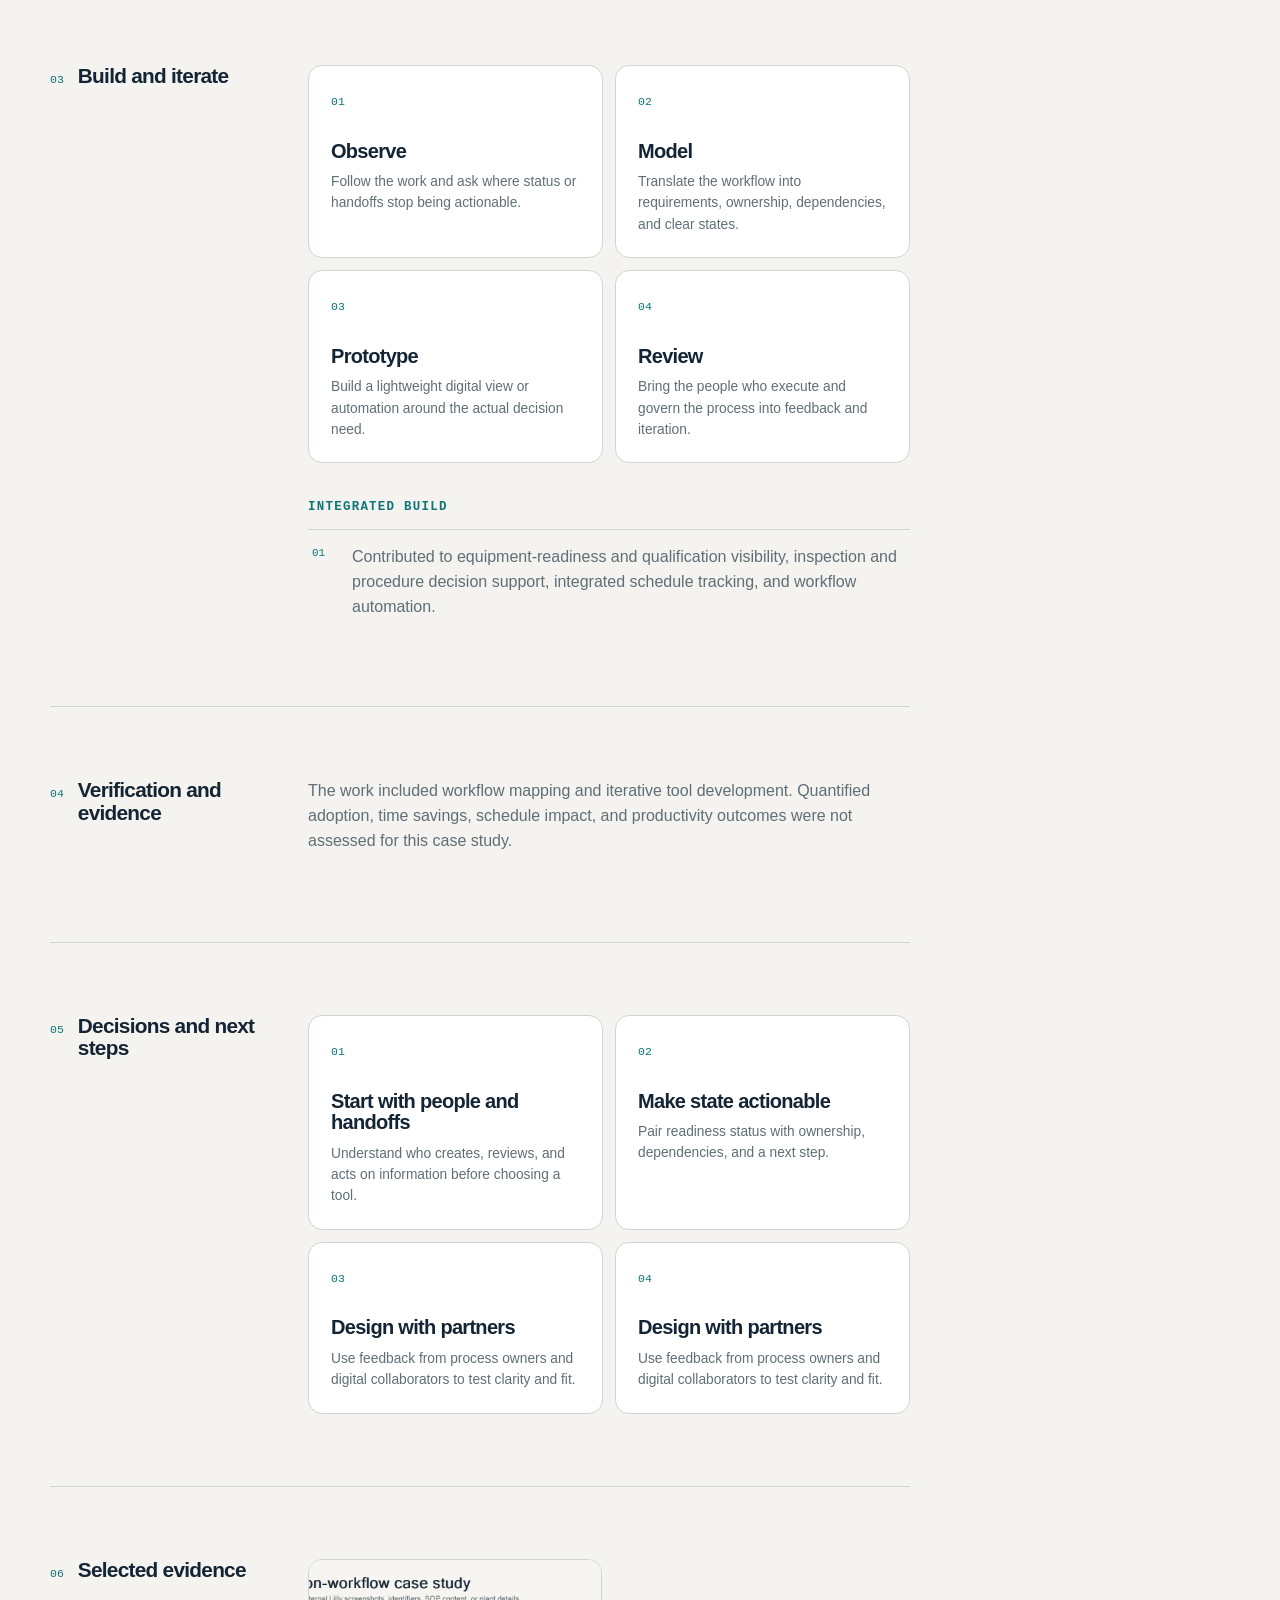
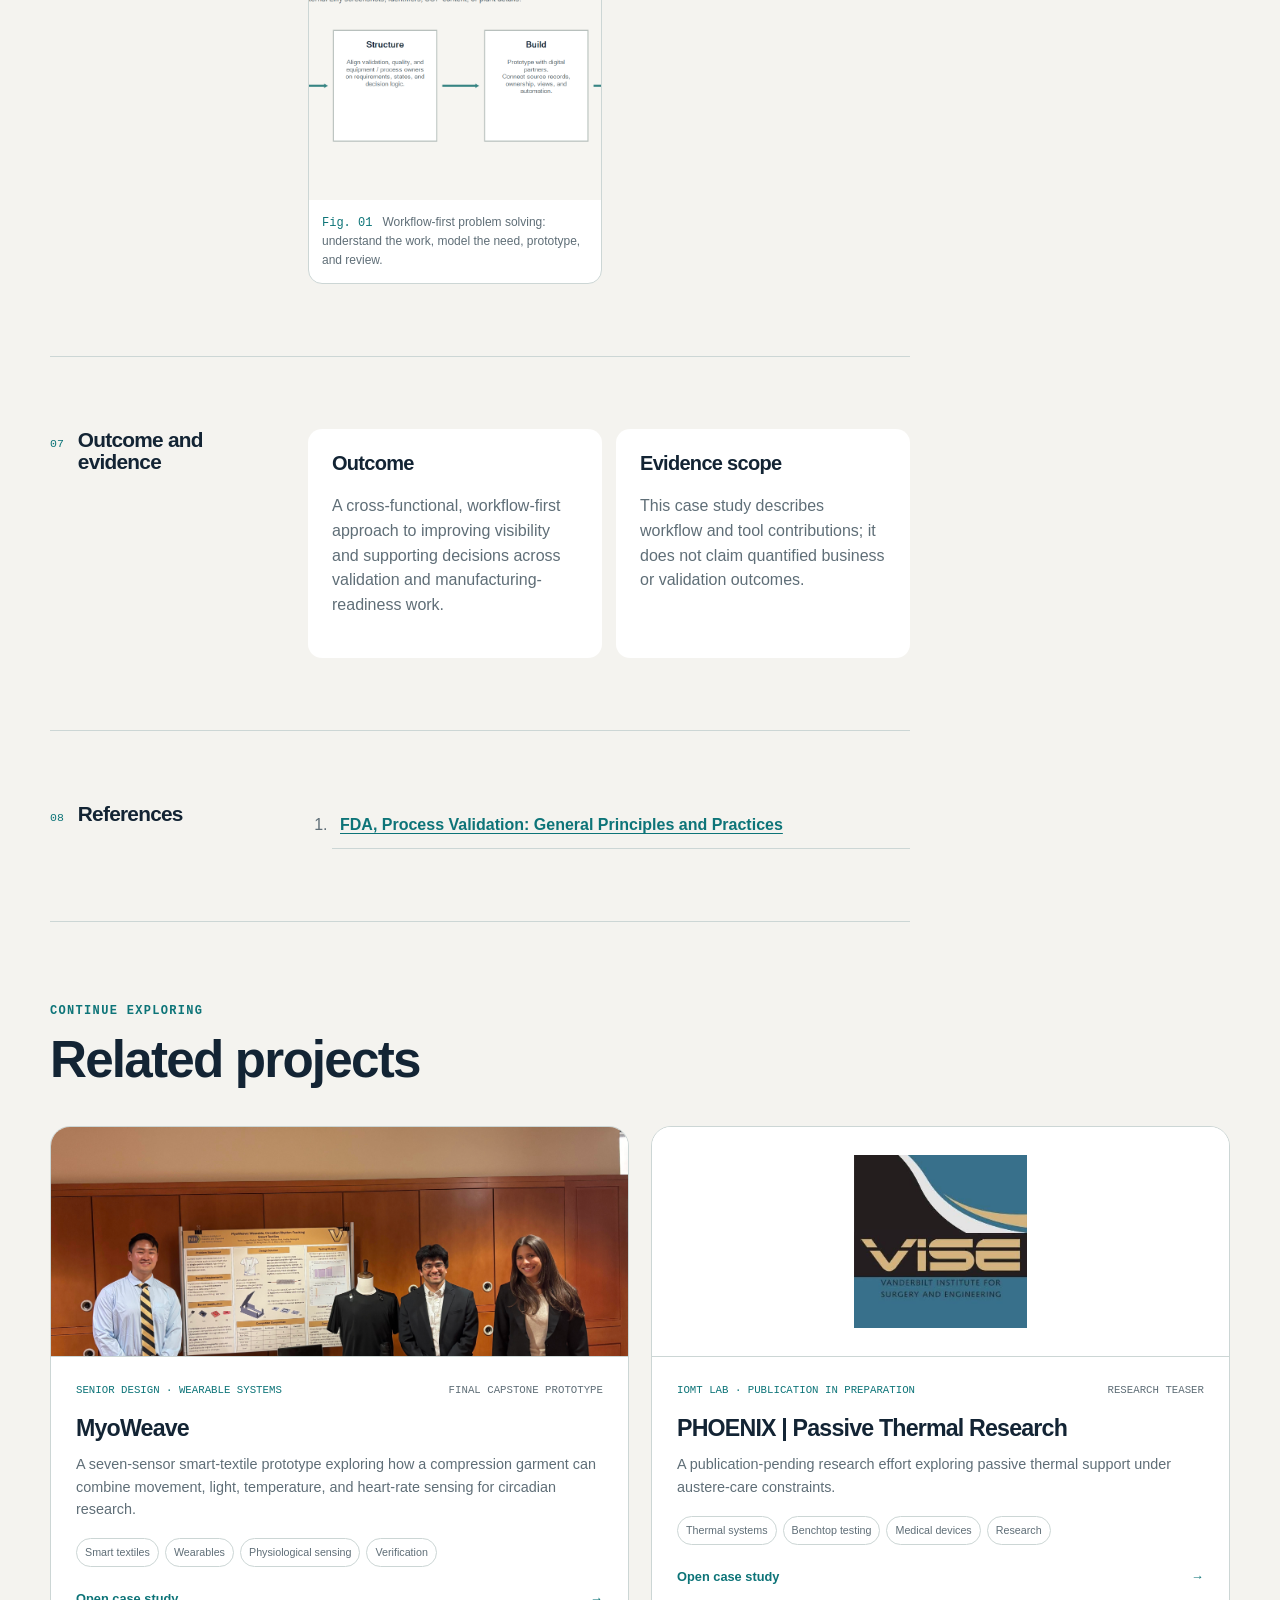
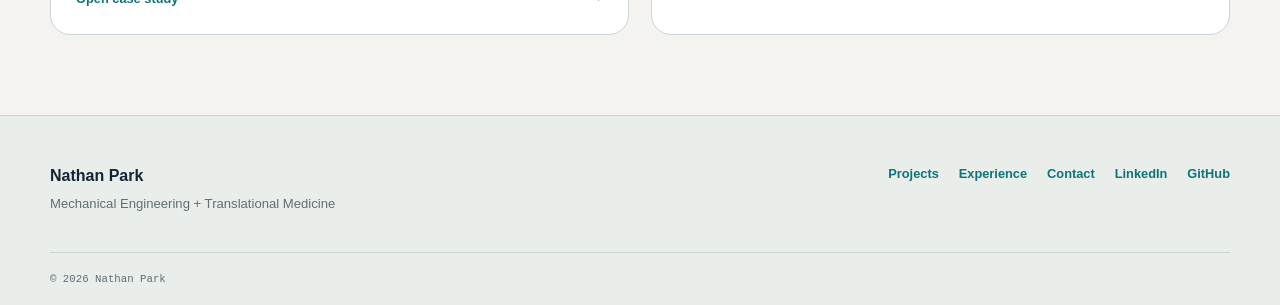
<file: projects/lilly-validation.html>
<!doctype html><html lang="en"><head><meta charset="utf-8"><meta name="viewport" content="width=device-width,initial-scale=1"><meta name="description" content="Nathan Park's Eli Lilly internship work in validation workflows and manufacturing readiness."><title>Validation Workflow | Nathan Park</title><link rel="stylesheet" href="../assets/css/styles.css"></head><body data-depth="project" data-project="lilly-validation"><header class="site-header" data-site-header></header><main data-project-root></main><footer class="site-footer" data-site-footer></footer><script type="module" src="../assets/js/project-page.js"></script></body></html>
</file>
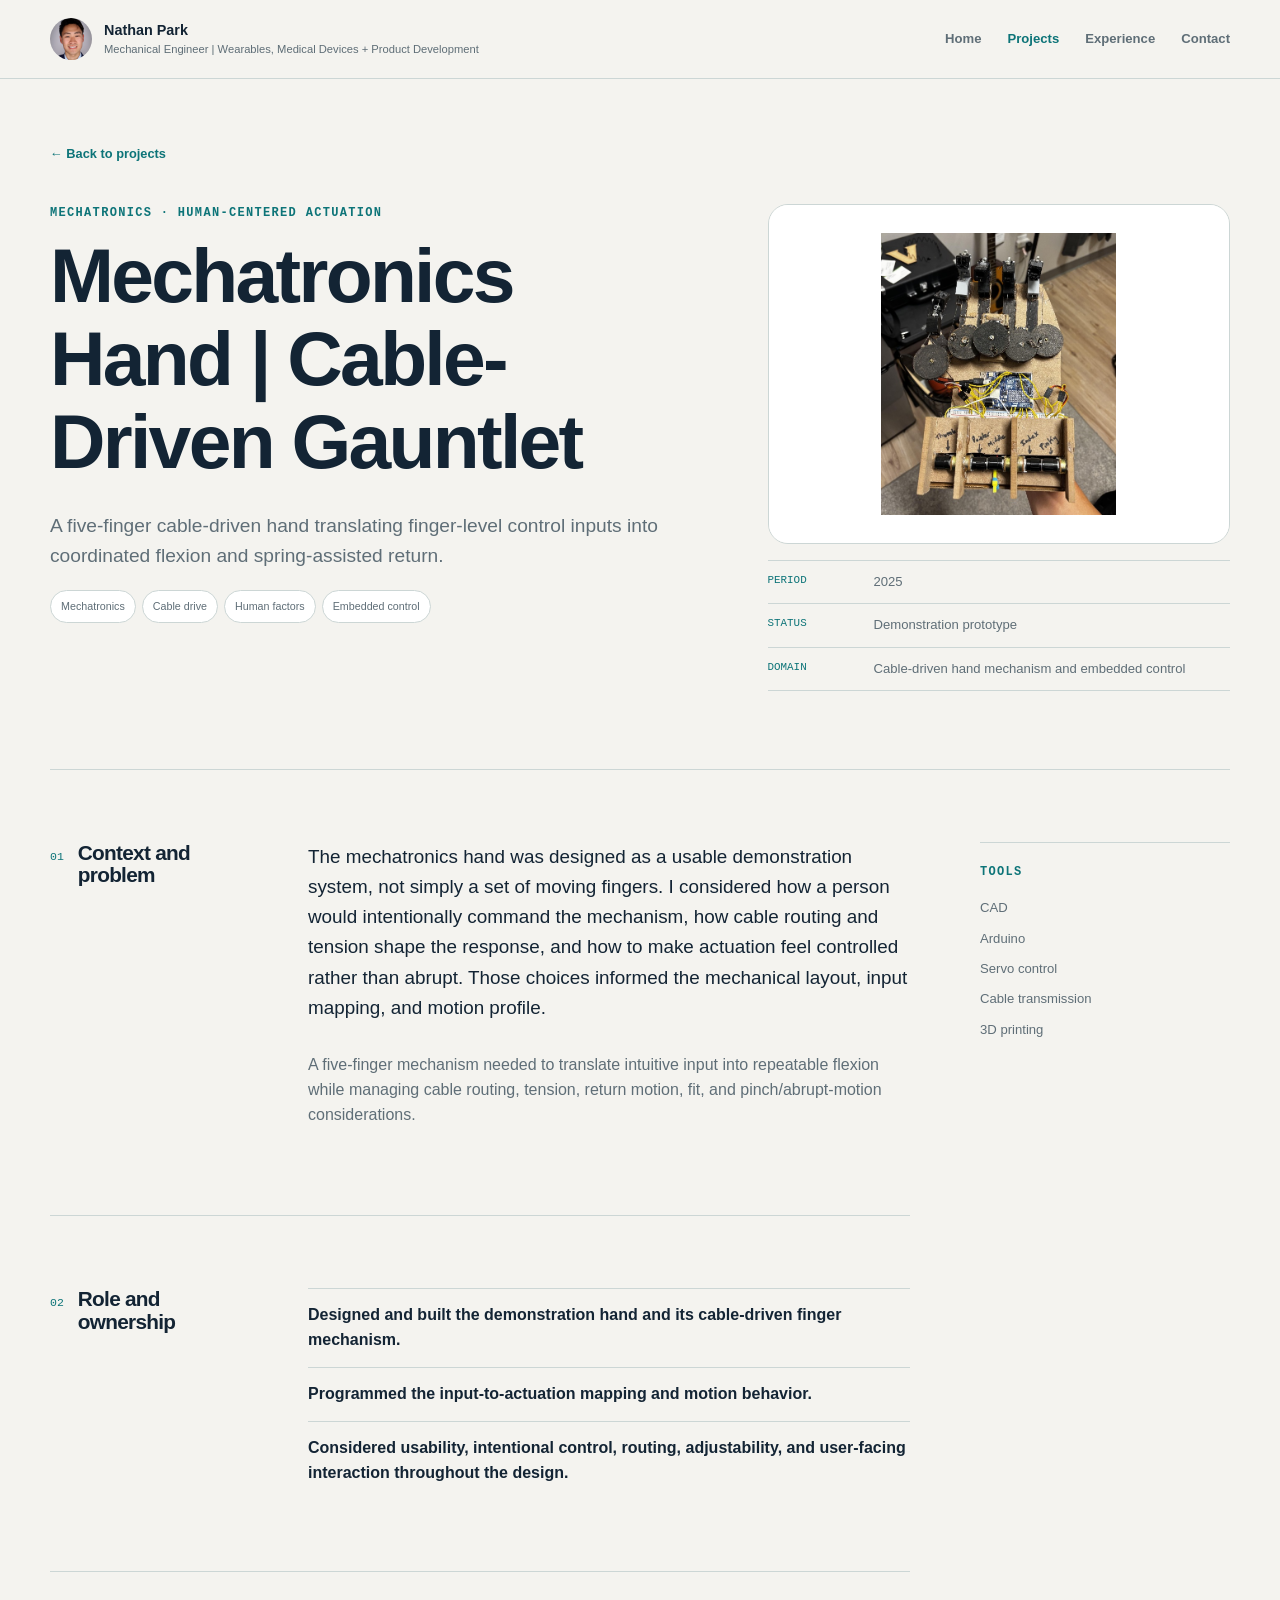
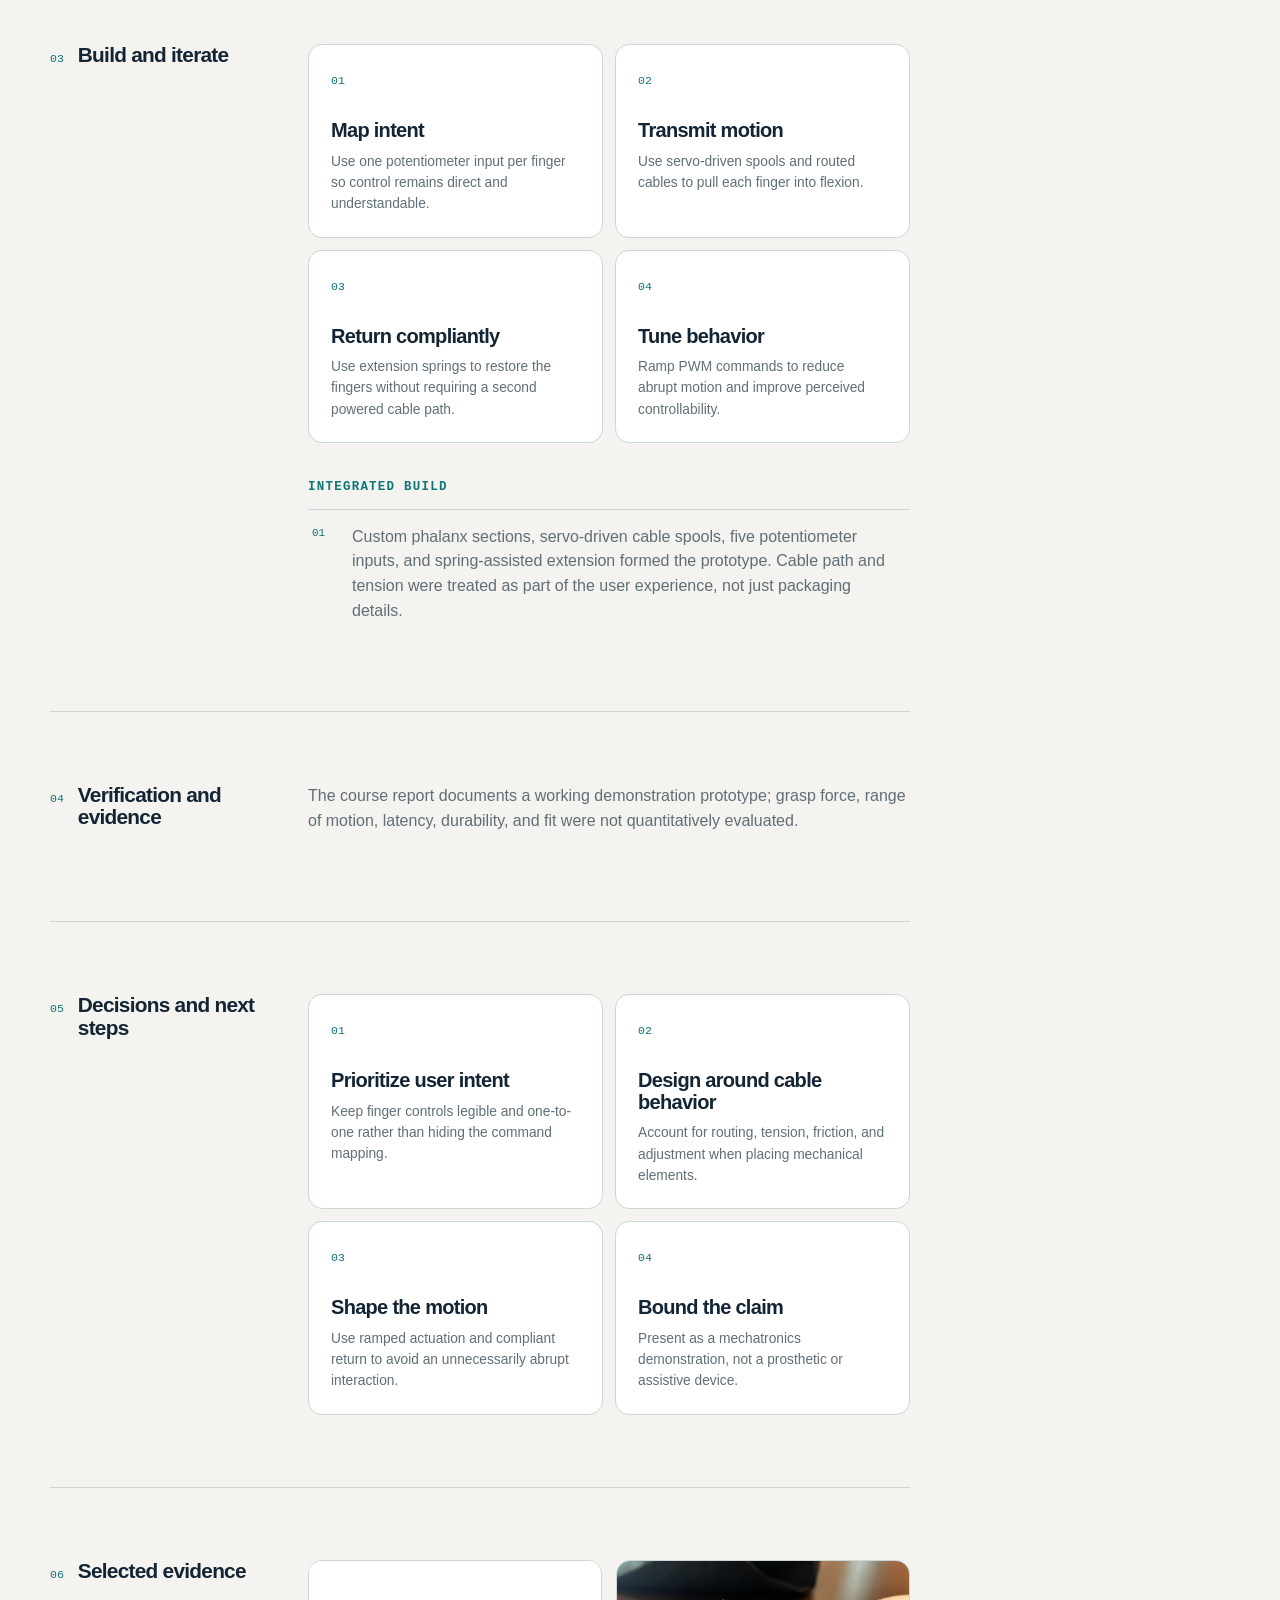
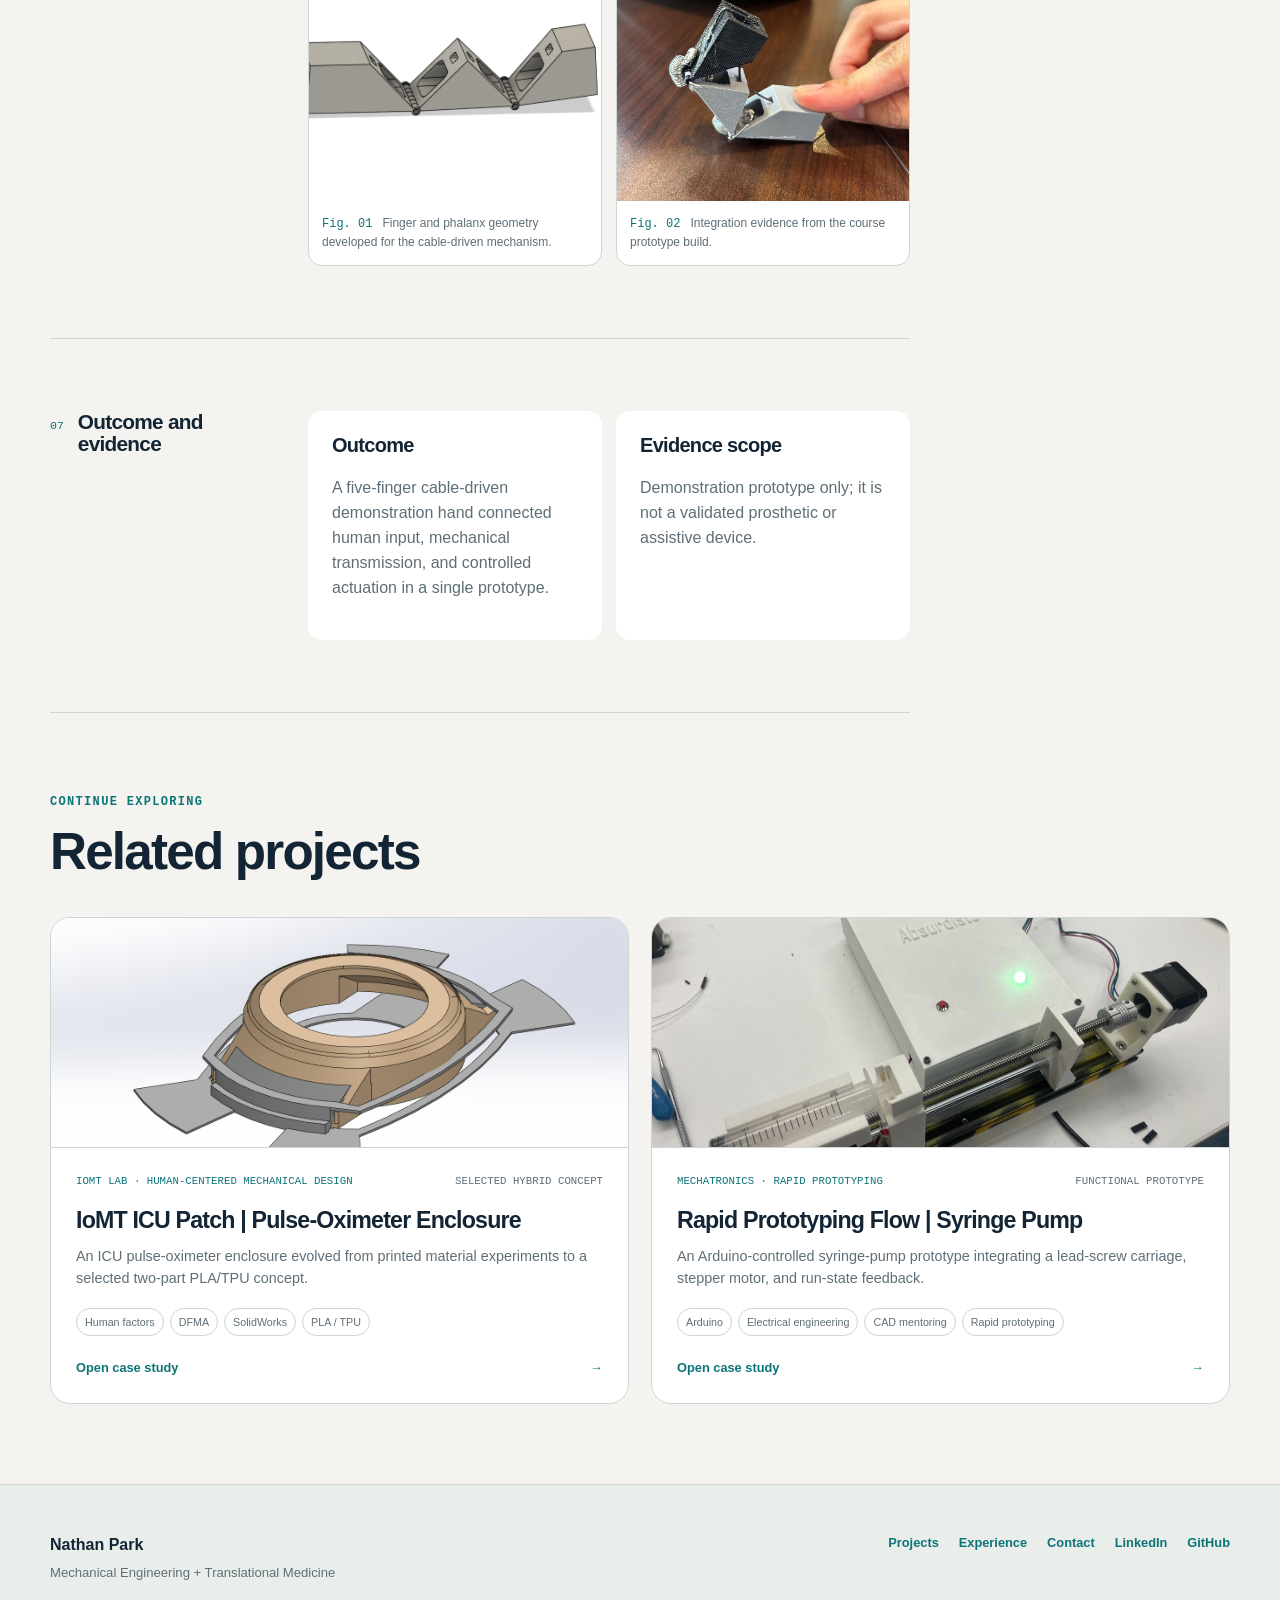
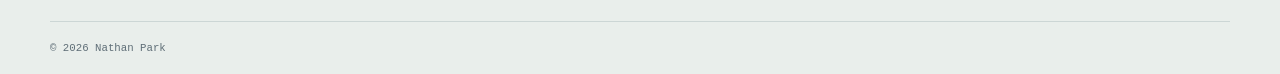
<file: projects/mecha-gauntlet.html>
<!doctype html><html lang="en"><head><meta charset="utf-8"><meta name="viewport" content="width=device-width,initial-scale=1"><meta name="description" content="Human-centered mechatronics hand with cable-driven finger actuation and embedded controls."><title>Mechatronics Hand | Nathan Park</title><link rel="stylesheet" href="../assets/css/styles.css"></head><body data-depth="project" data-project="mecha-gauntlet"><header class="site-header" data-site-header></header><main data-project-root></main><footer class="site-footer" data-site-footer></footer><script type="module" src="../assets/js/project-page.js"></script></body></html>
</file>
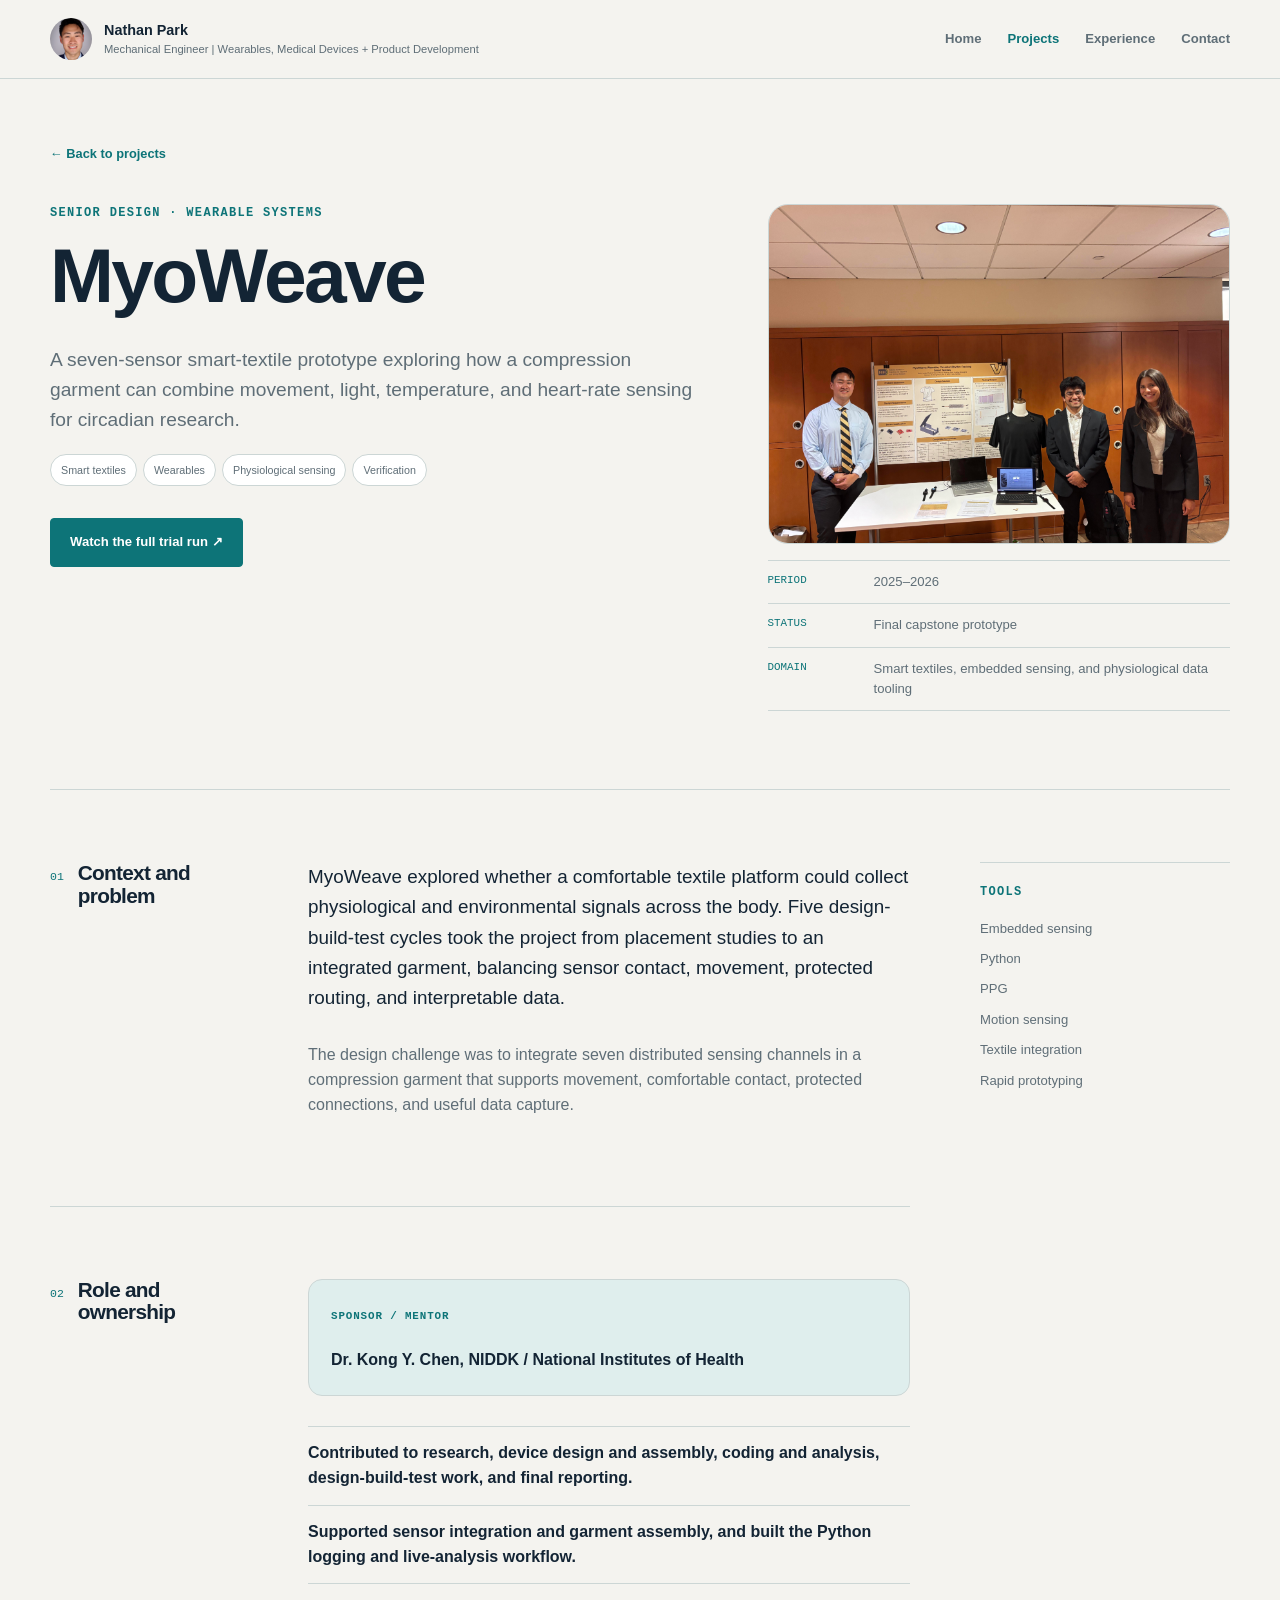
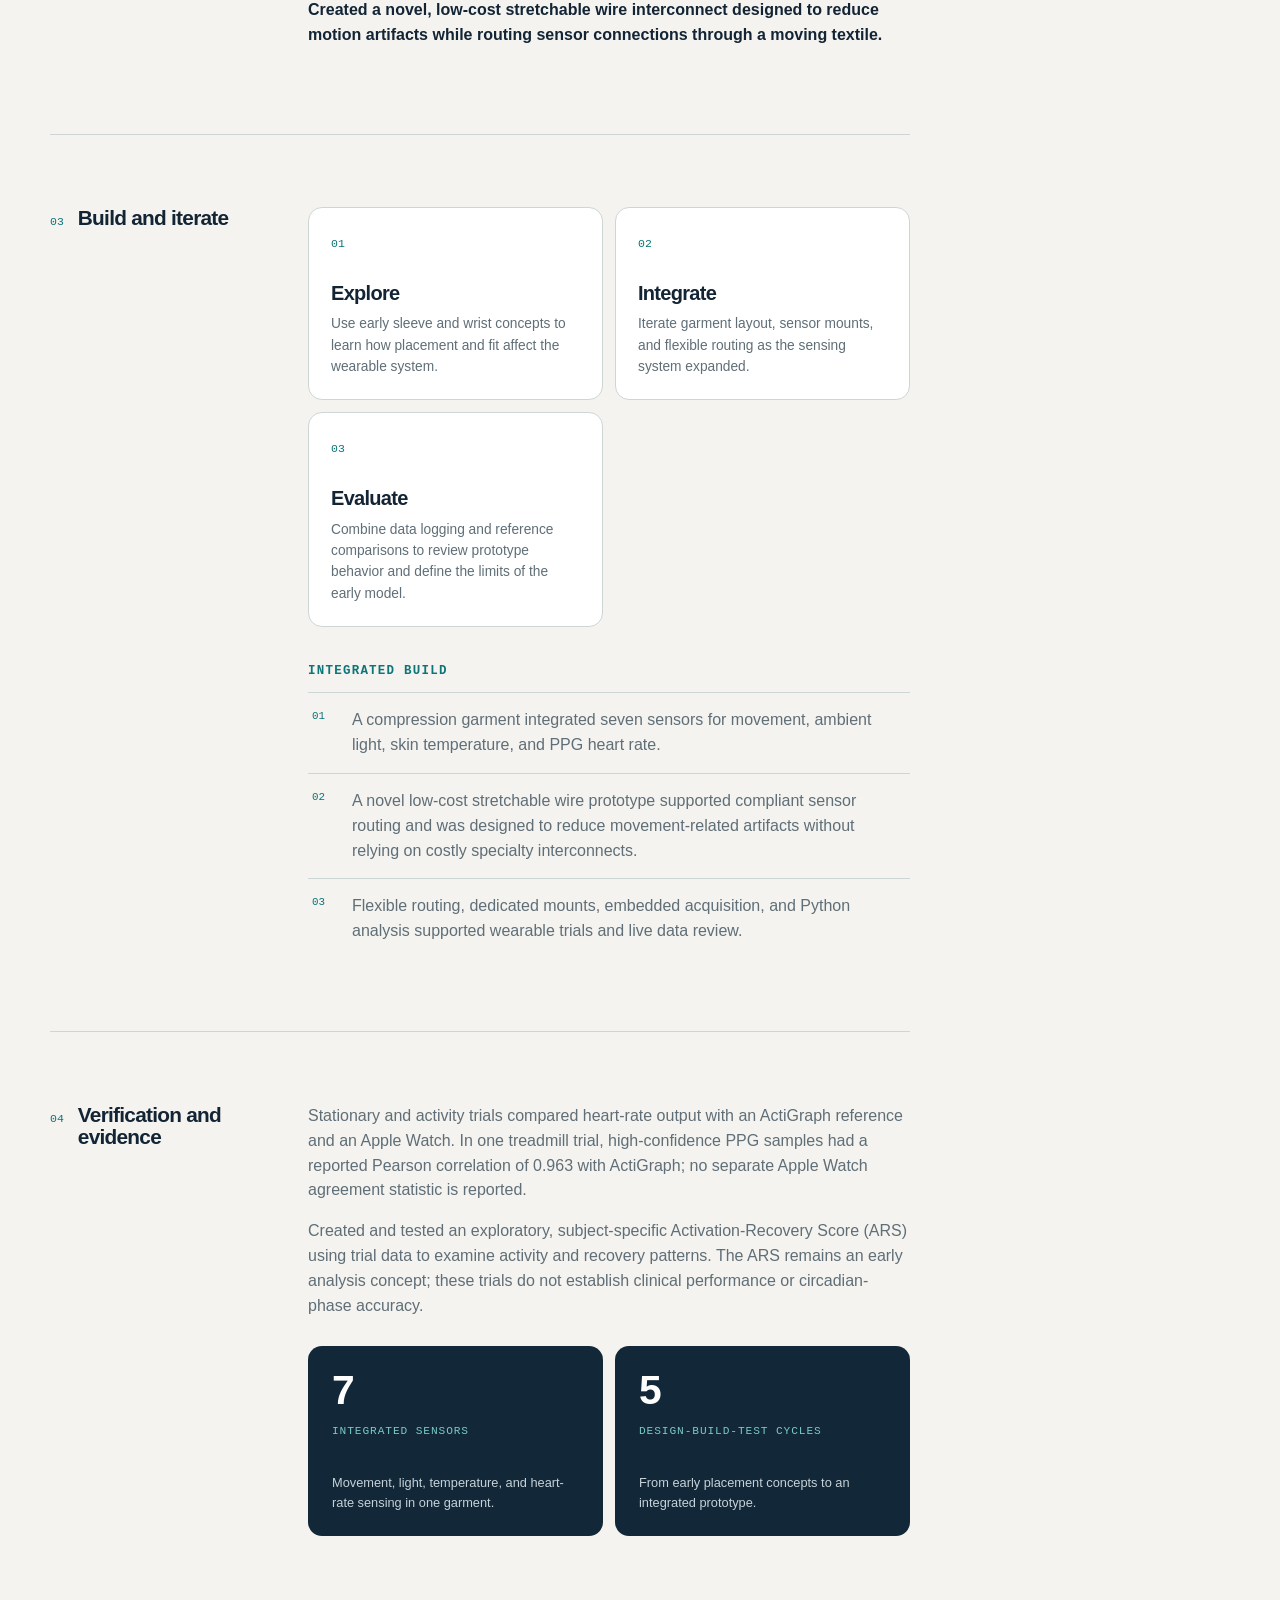
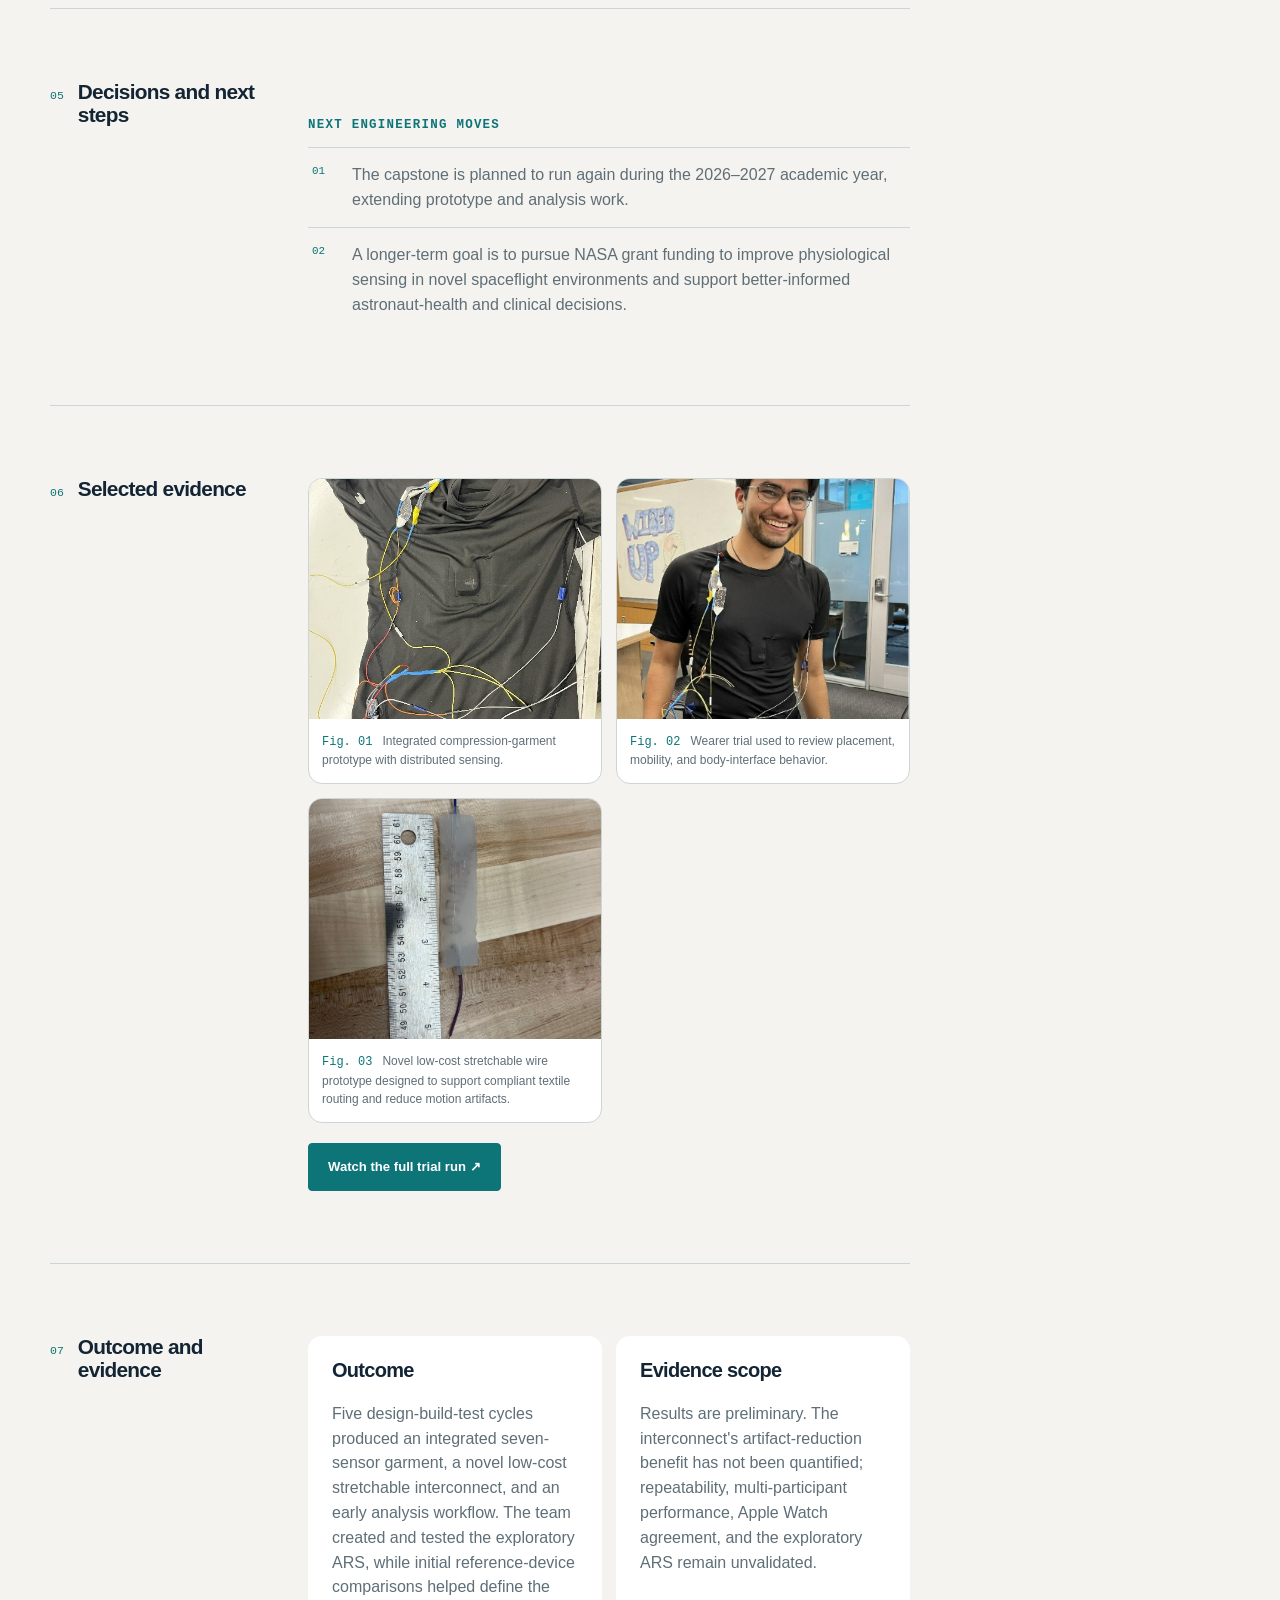
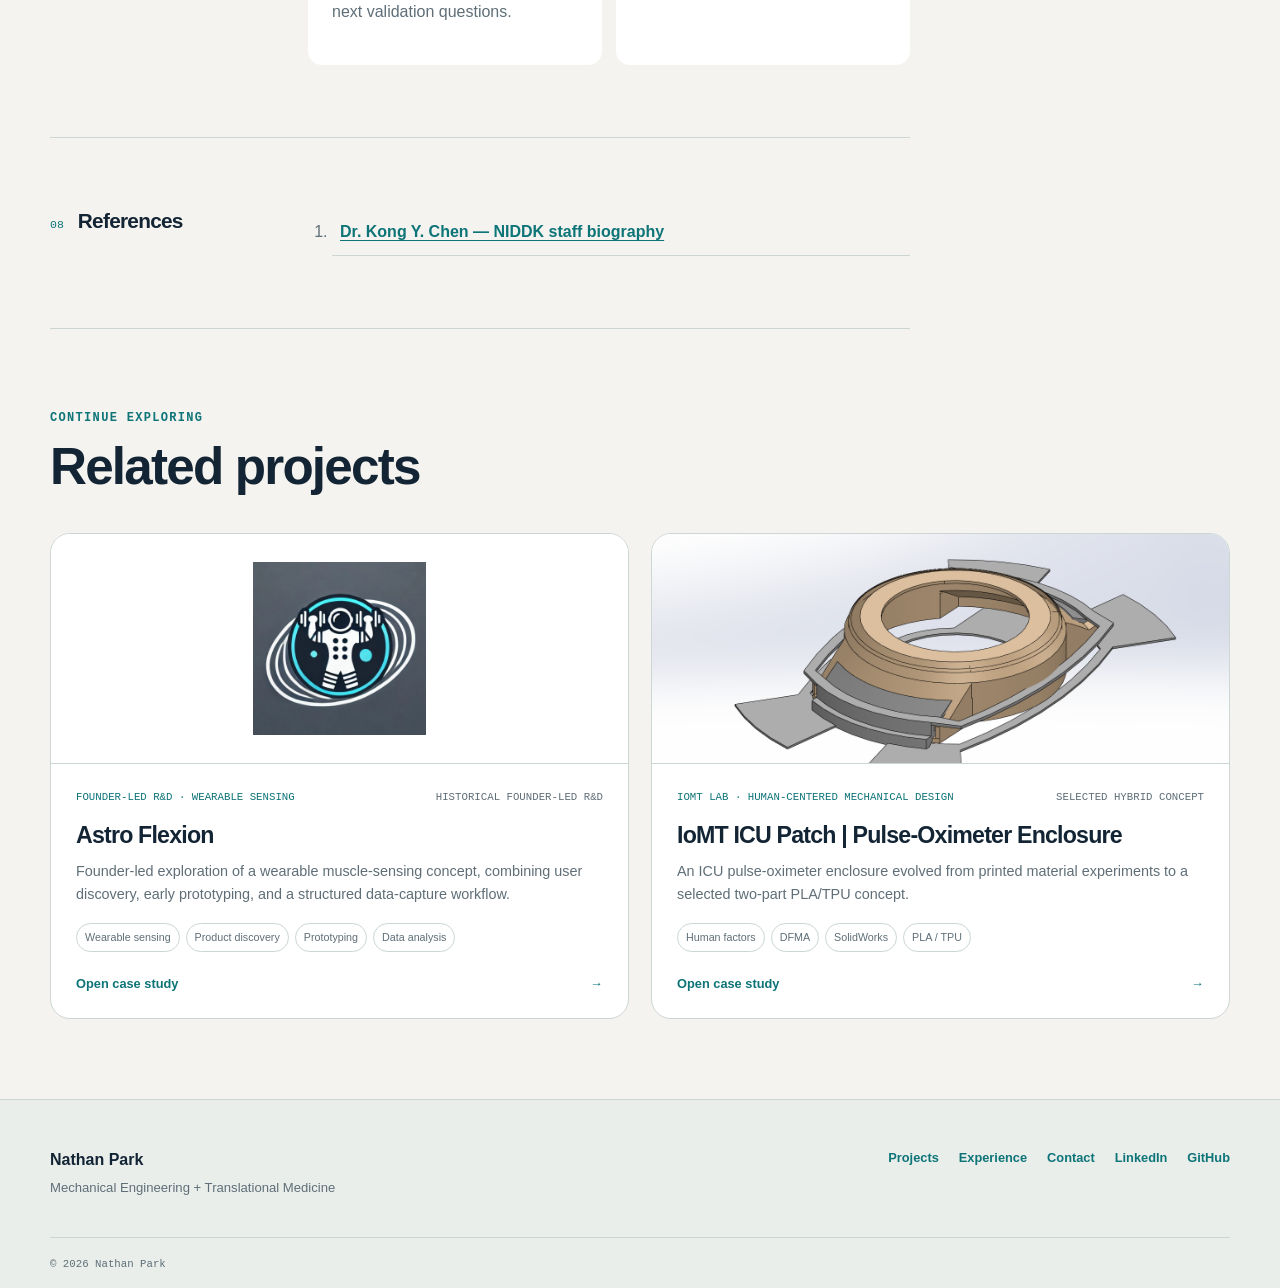
<file: projects/niddk-wearable.html>
<!doctype html><html lang="en"><head><meta charset="utf-8"><meta name="viewport" content="width=device-width,initial-scale=1"><meta name="description" content="MyoWeave smart-textile sensing case study by Nathan Park."><title>MyoWeave | Nathan Park</title><link rel="stylesheet" href="../assets/css/styles.css"></head><body data-depth="project" data-project="niddk-wearable"><header class="site-header" data-site-header></header><main data-project-root></main><footer class="site-footer" data-site-footer></footer><script type="module" src="../assets/js/project-page.js"></script></body></html>
</file>
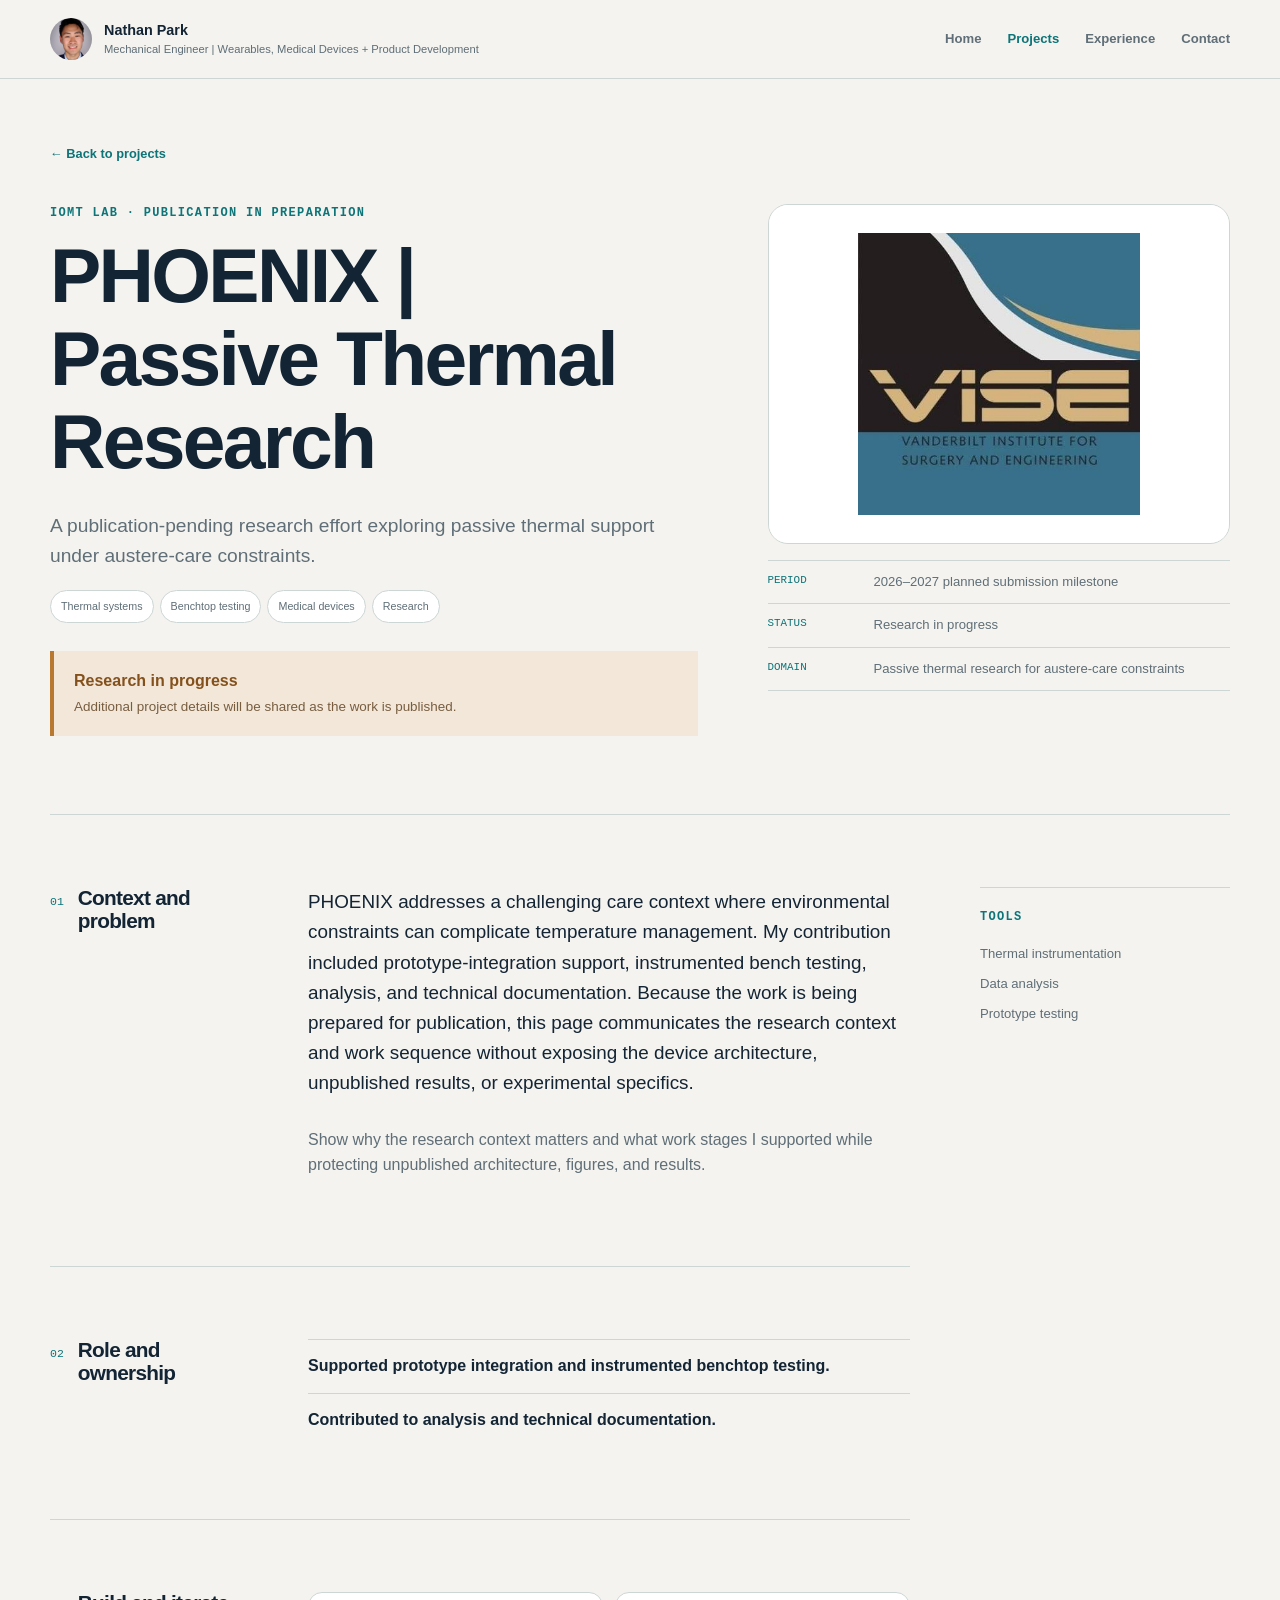
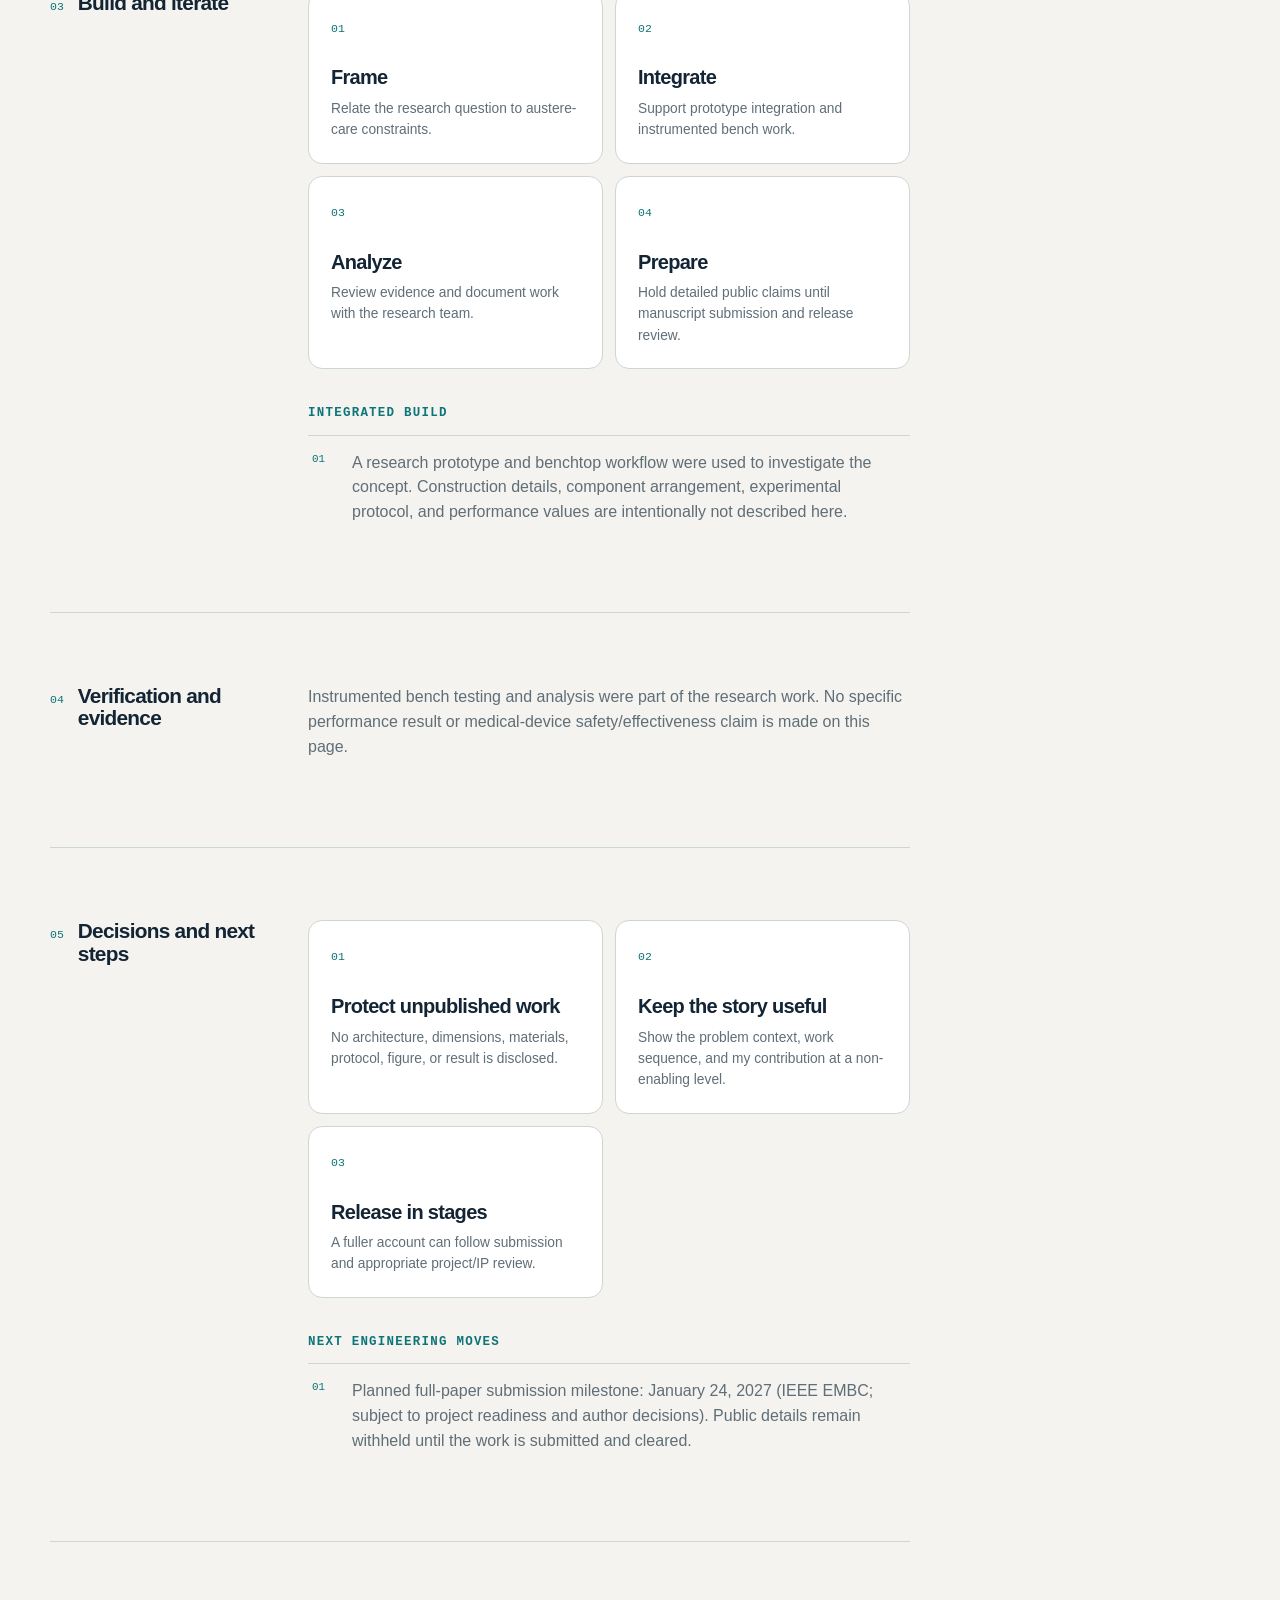
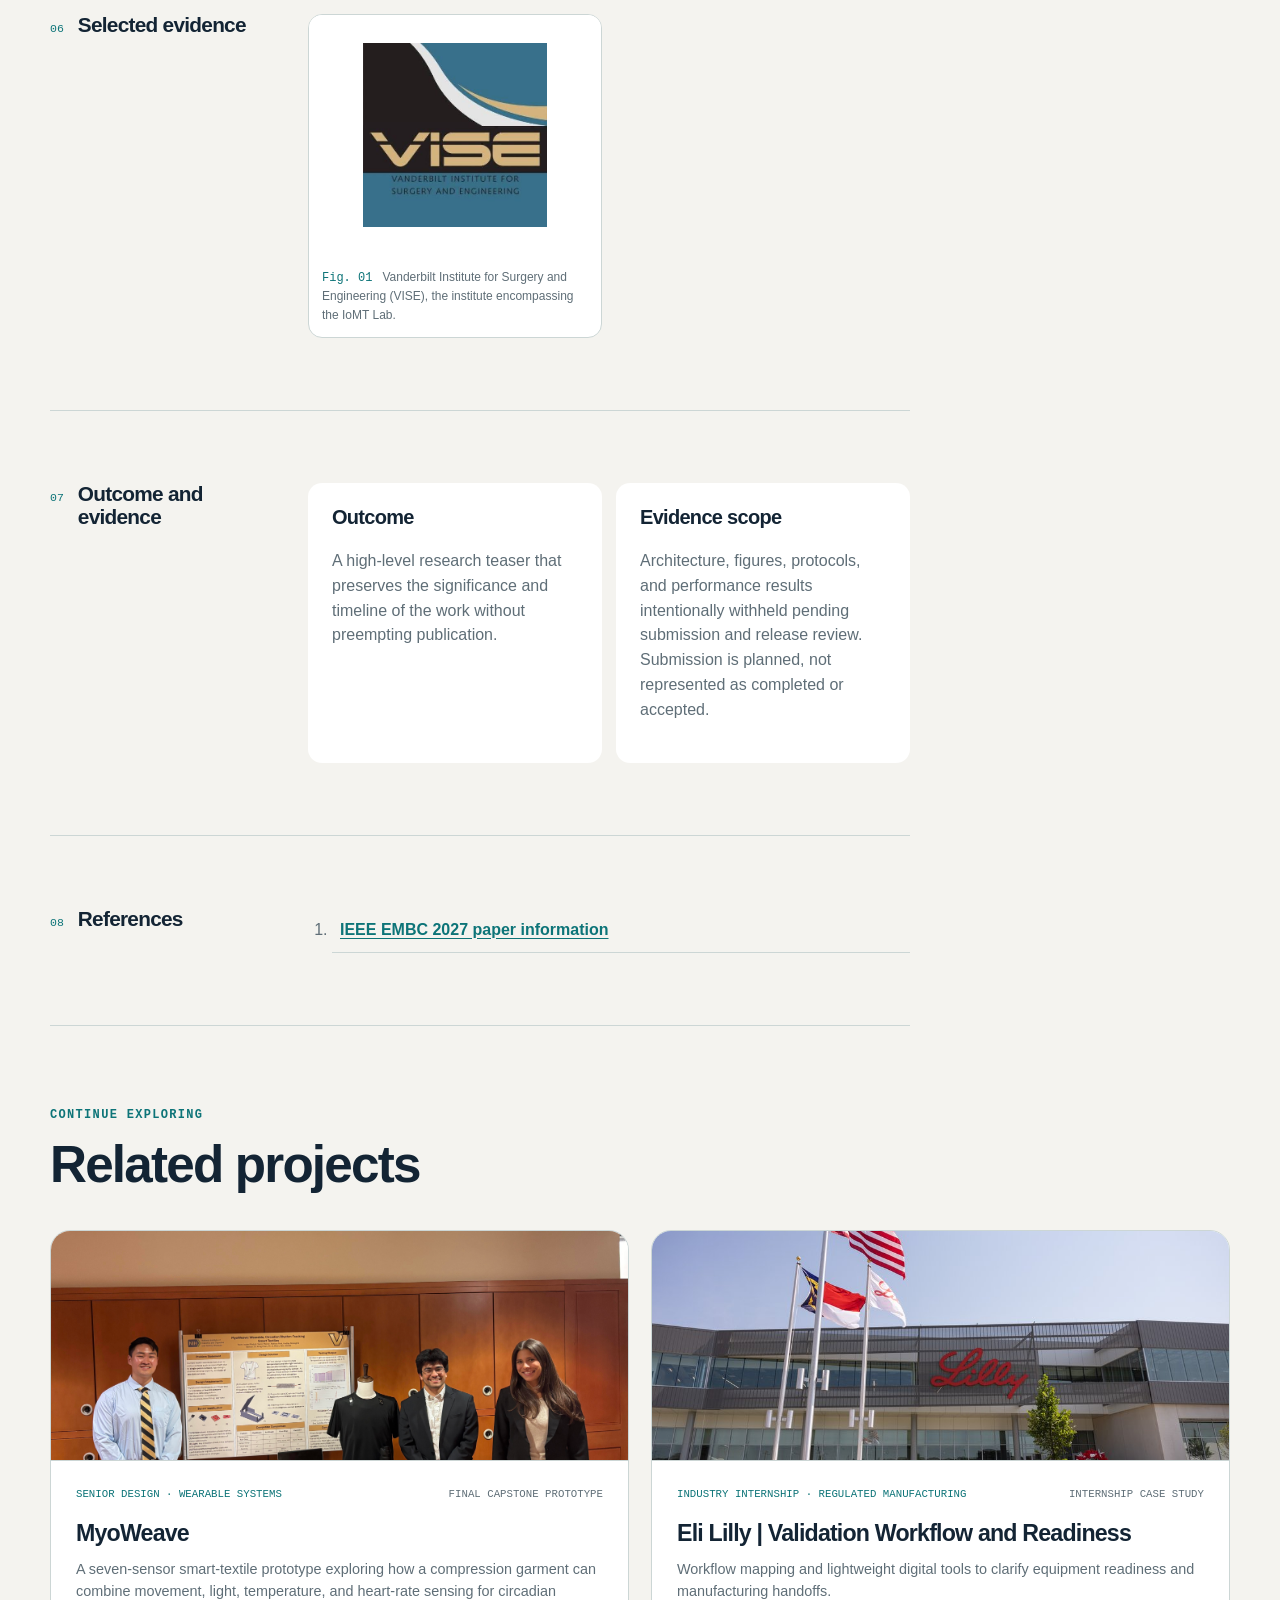
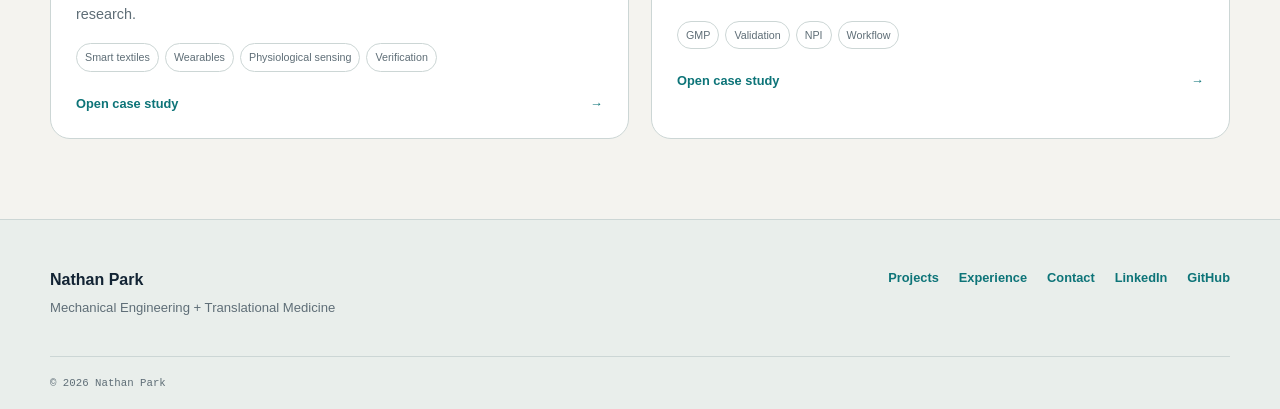
<file: projects/phoenix-research.html>
<!doctype html><html lang="en"><head><meta charset="utf-8"><meta name="viewport" content="width=device-width,initial-scale=1"><meta name="description" content="High-level overview of Nathan Park's passive thermal research contribution for austere-care settings."><title>Thermal Medical-Device Research | Nathan Park</title><link rel="stylesheet" href="../assets/css/styles.css"></head><body data-depth="project" data-project="phoenix-research"><header class="site-header" data-site-header></header><main data-project-root></main><footer class="site-footer" data-site-footer></footer><script type="module" src="../assets/js/project-page.js"></script></body></html>
</file>
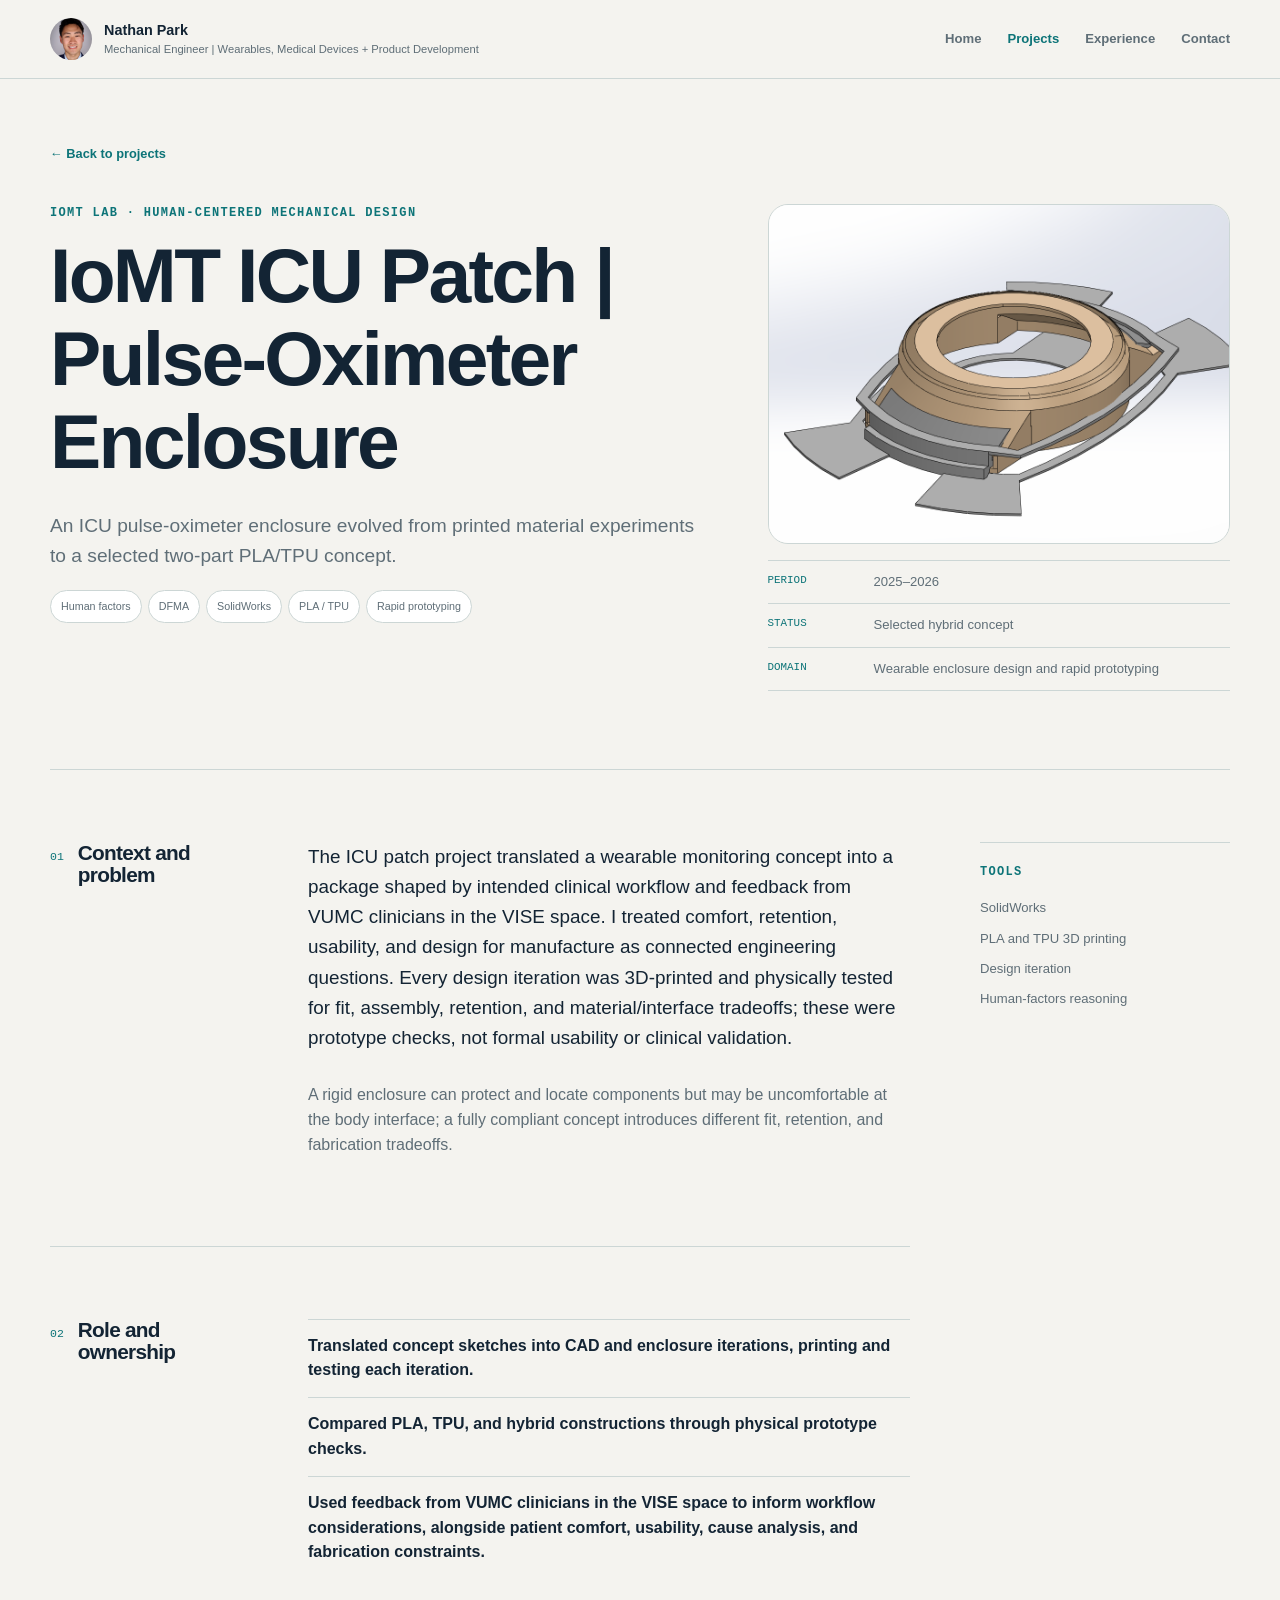
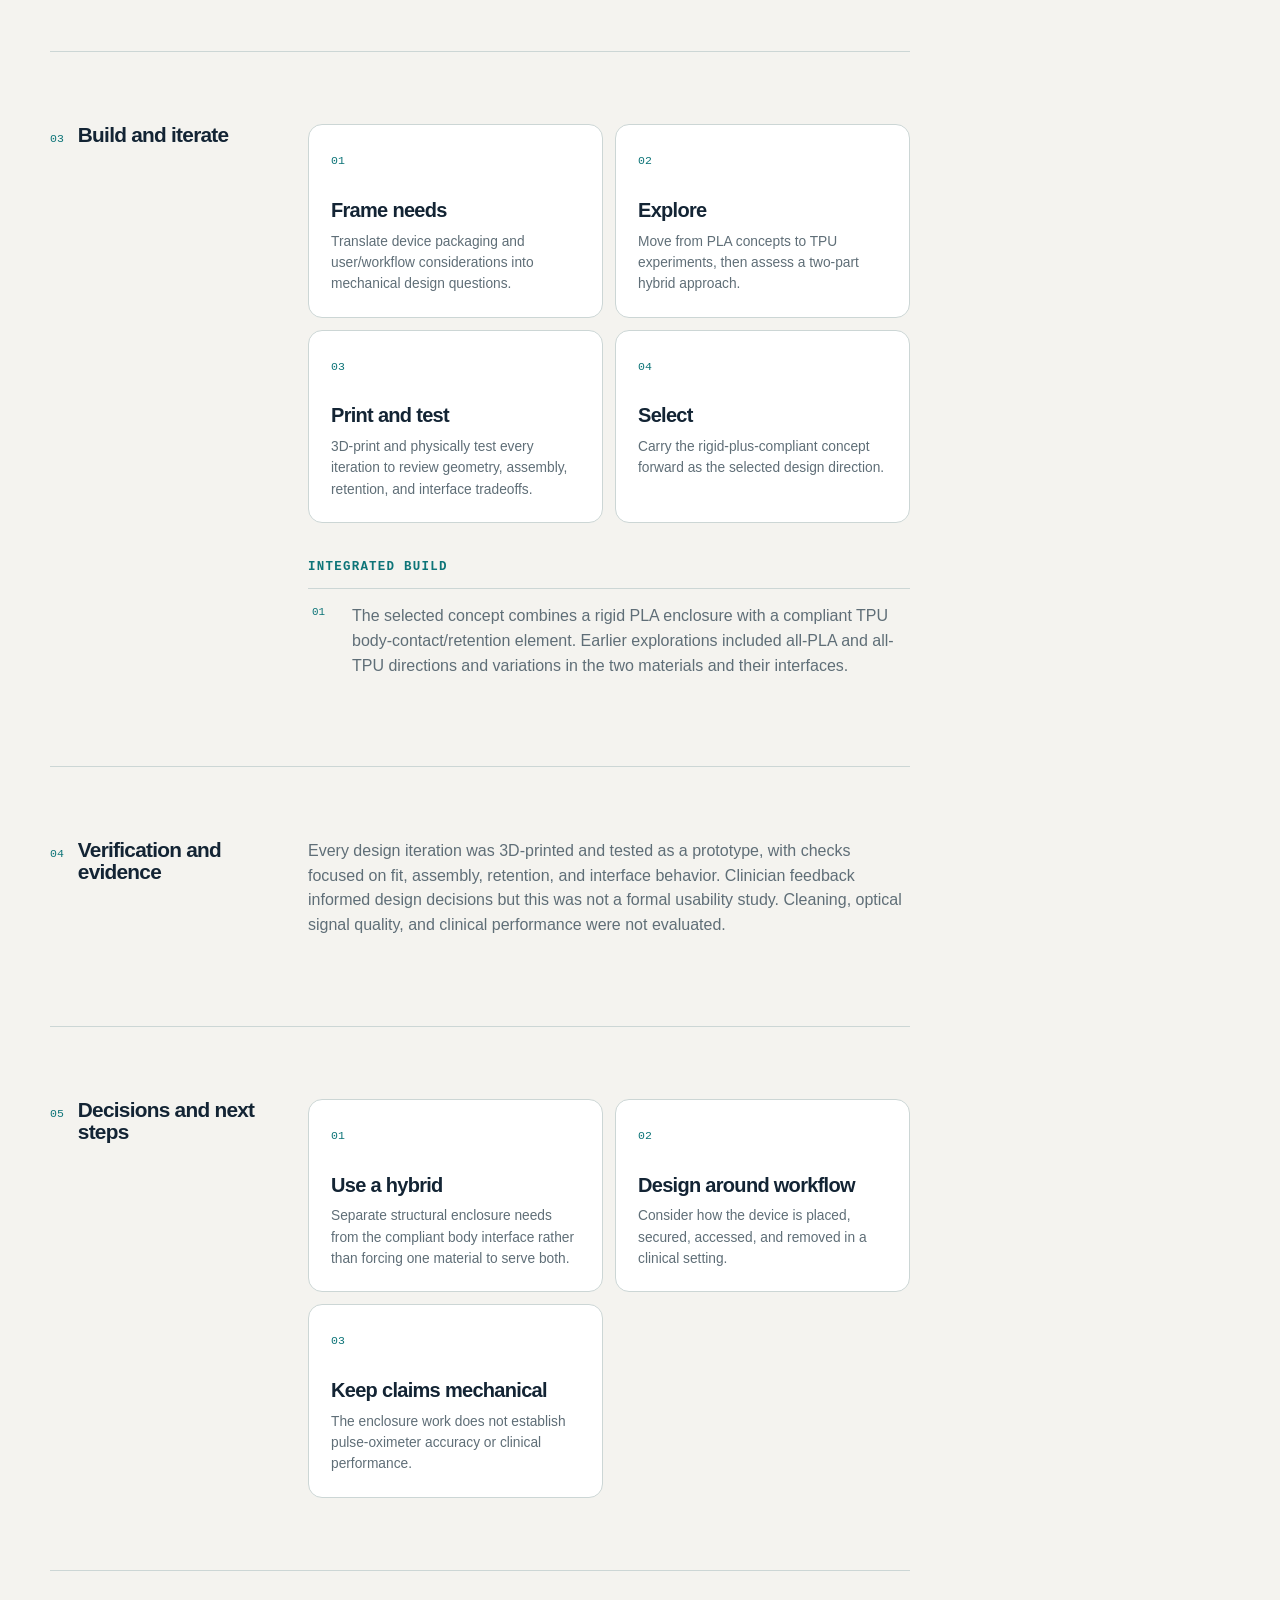
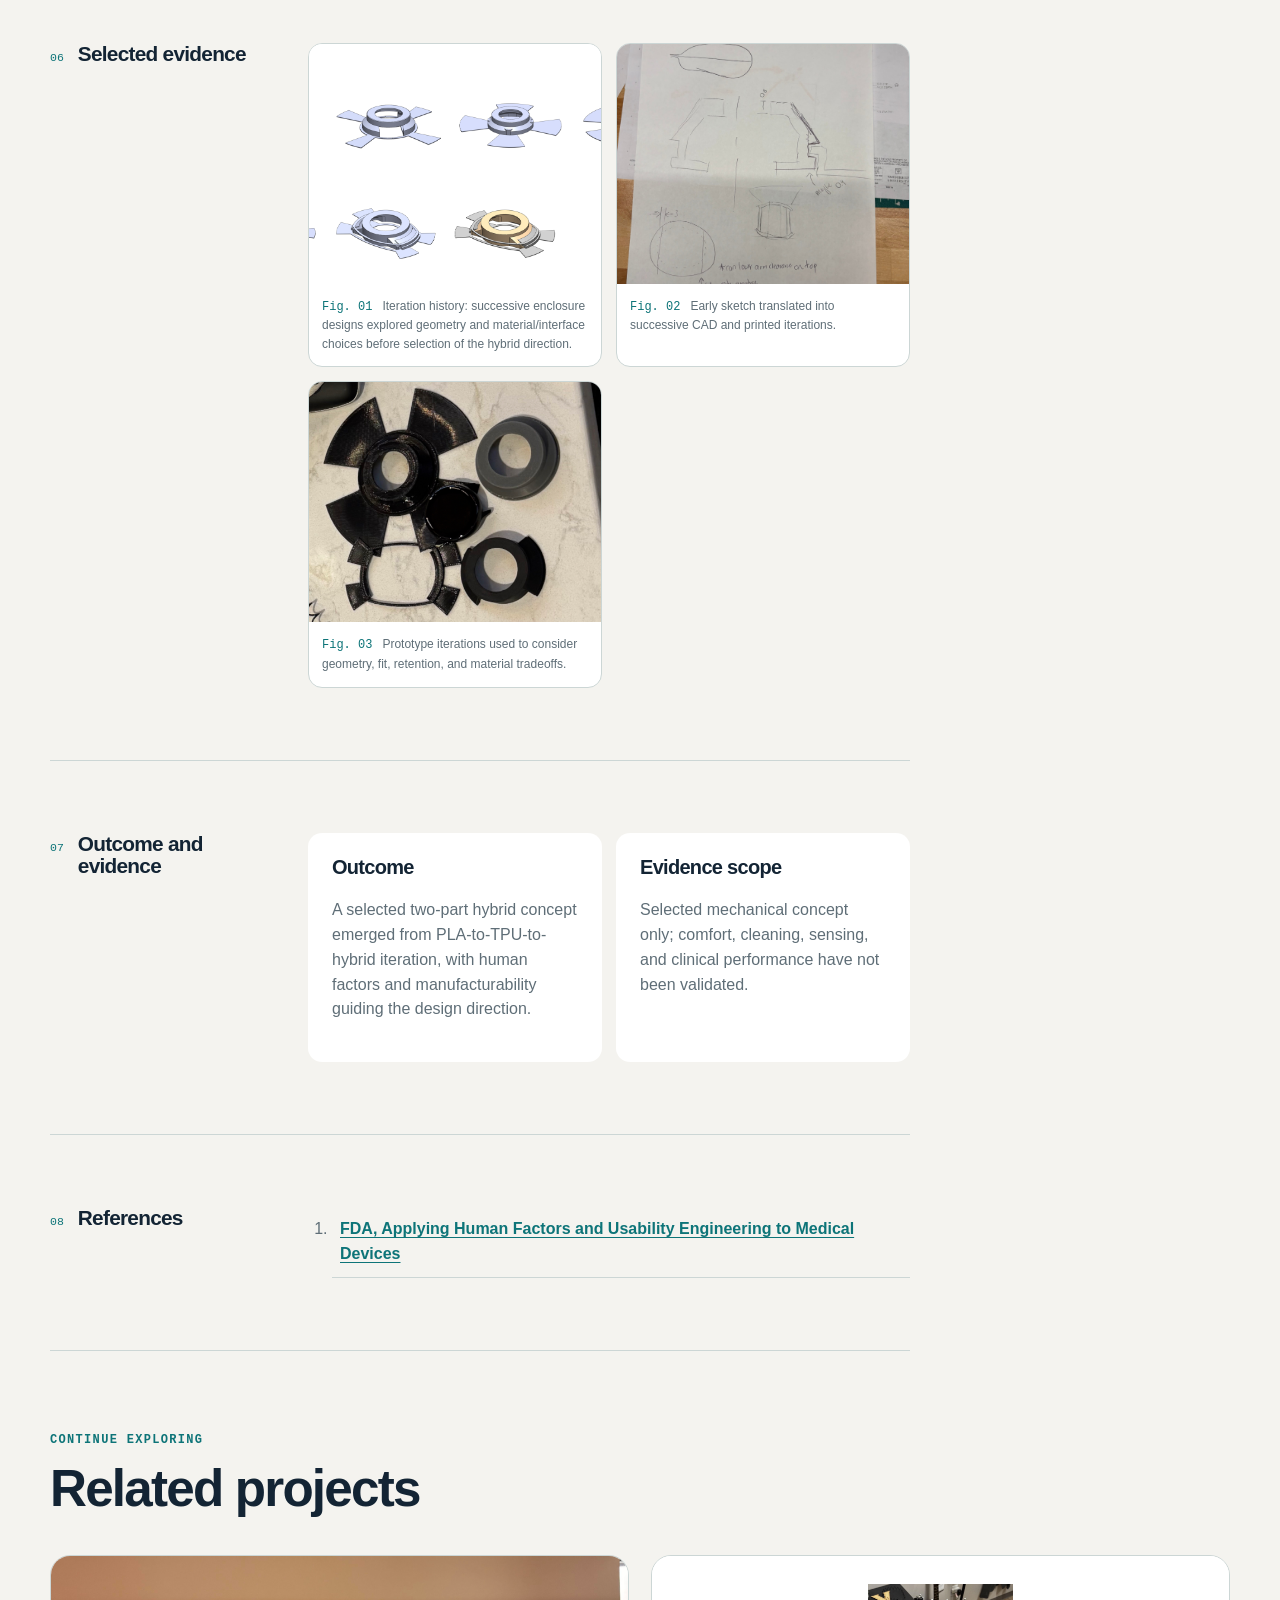
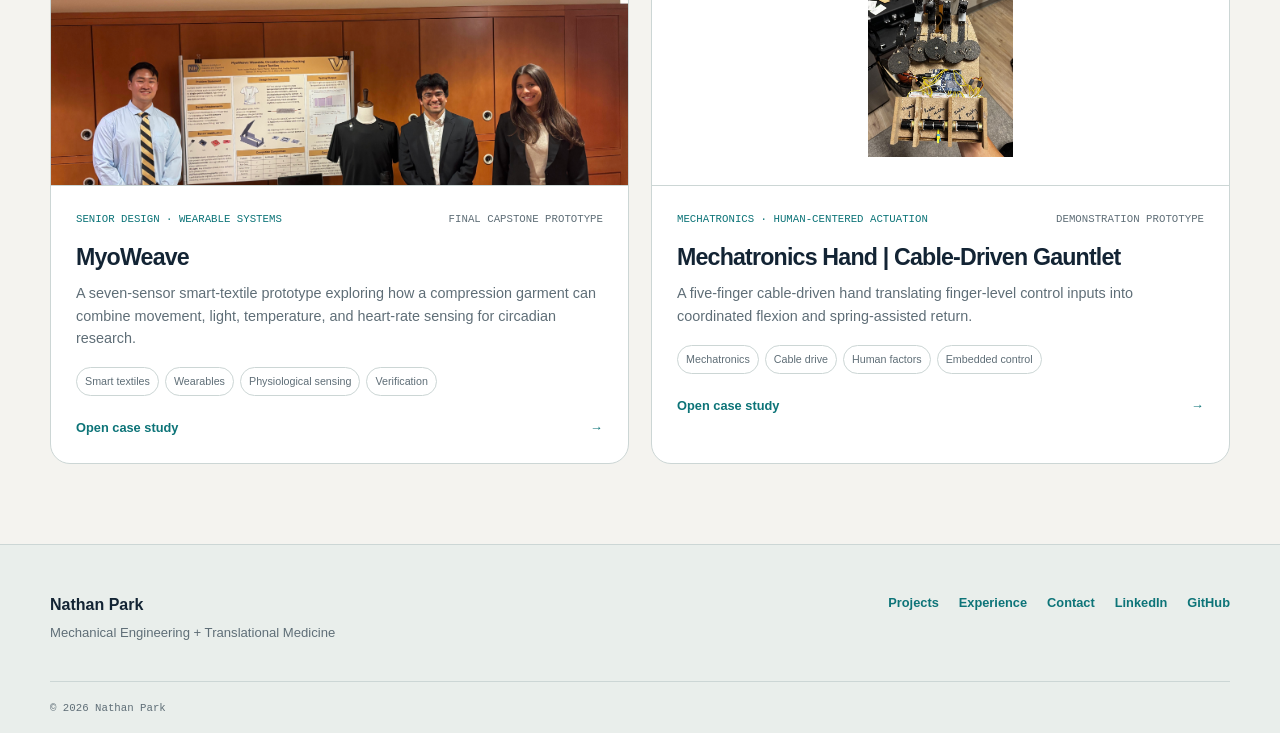
<file: projects/pulseox-enclosure.html>
<!doctype html><html lang="en"><head><meta charset="utf-8"><meta name="viewport" content="width=device-width,initial-scale=1"><meta name="description" content="Human-centered ICU pulse-oximeter enclosure design and material iteration by Nathan Park."><title>IoMT Enclosure Iteration | Nathan Park</title><link rel="stylesheet" href="../assets/css/styles.css"></head><body data-depth="project" data-project="pulseox-enclosure"><header class="site-header" data-site-header></header><main data-project-root></main><footer class="site-footer" data-site-footer></footer><script type="module" src="../assets/js/project-page.js"></script></body></html>
</file>
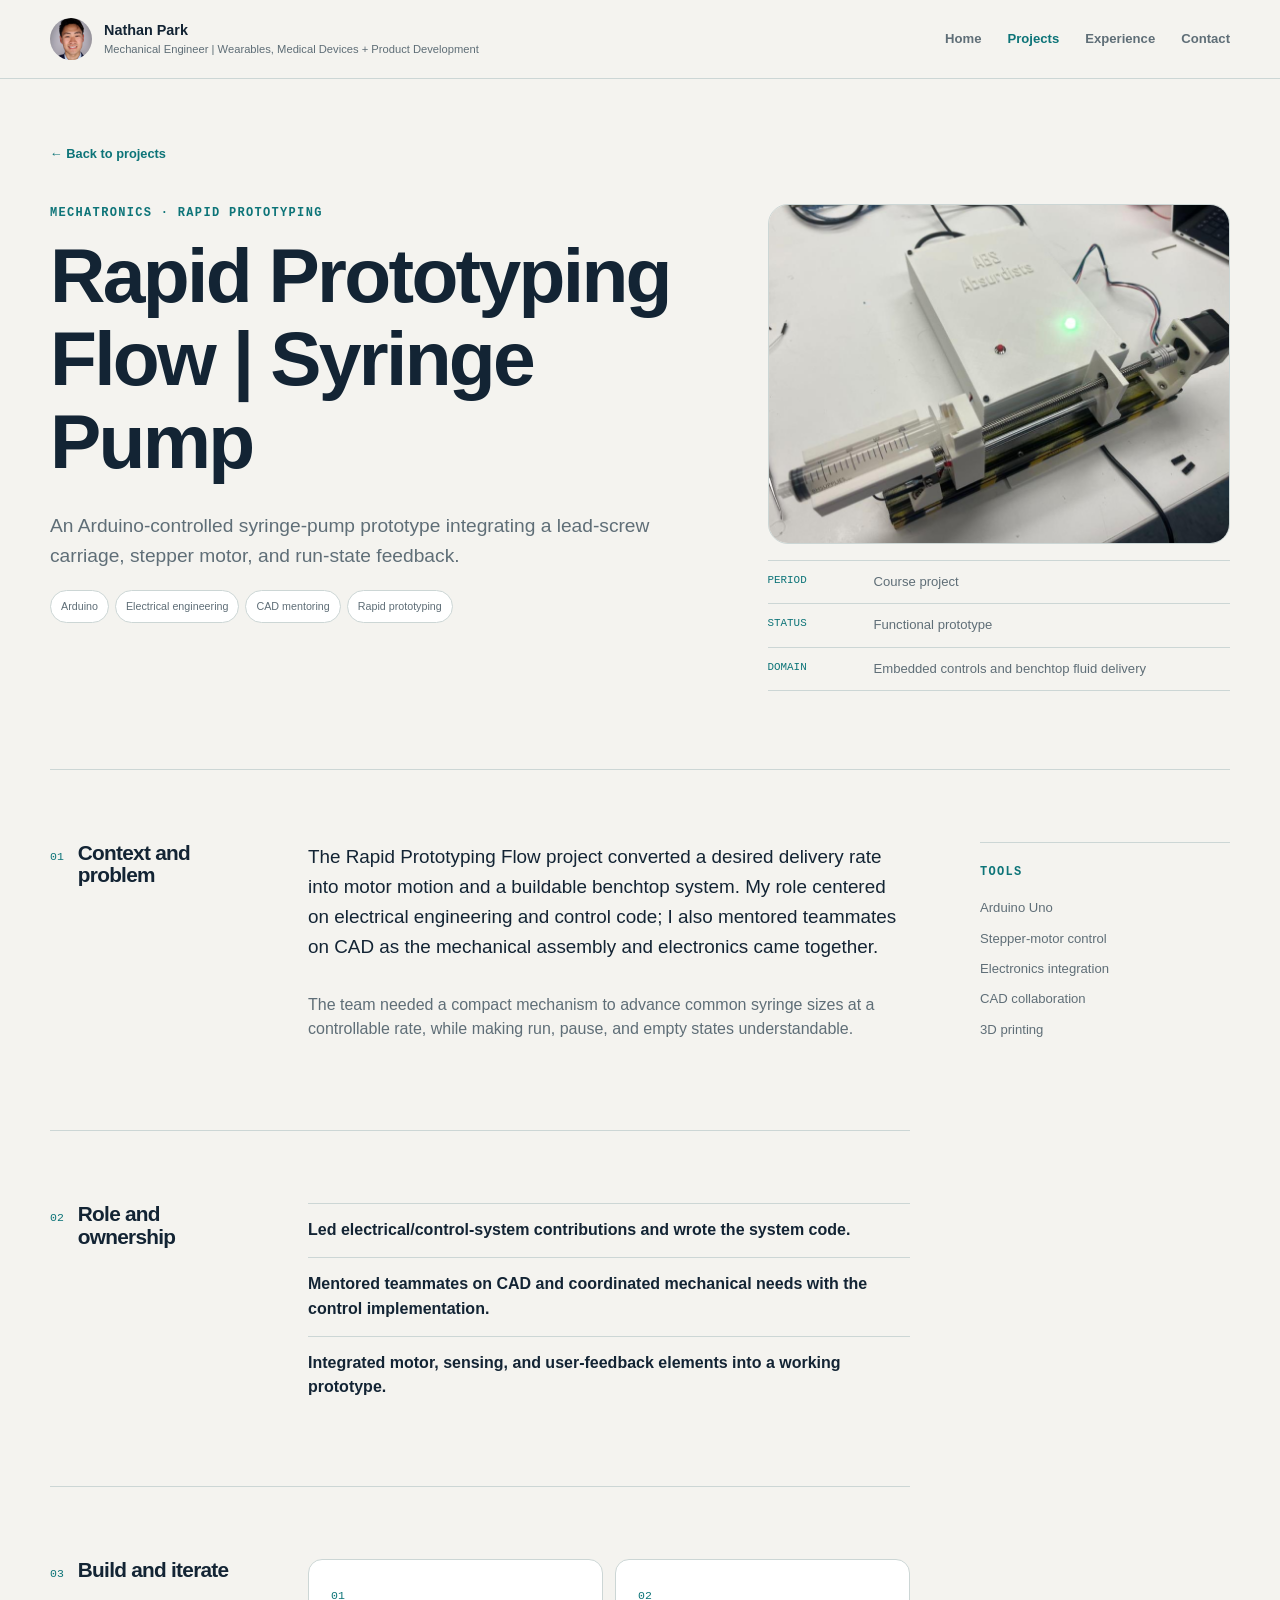
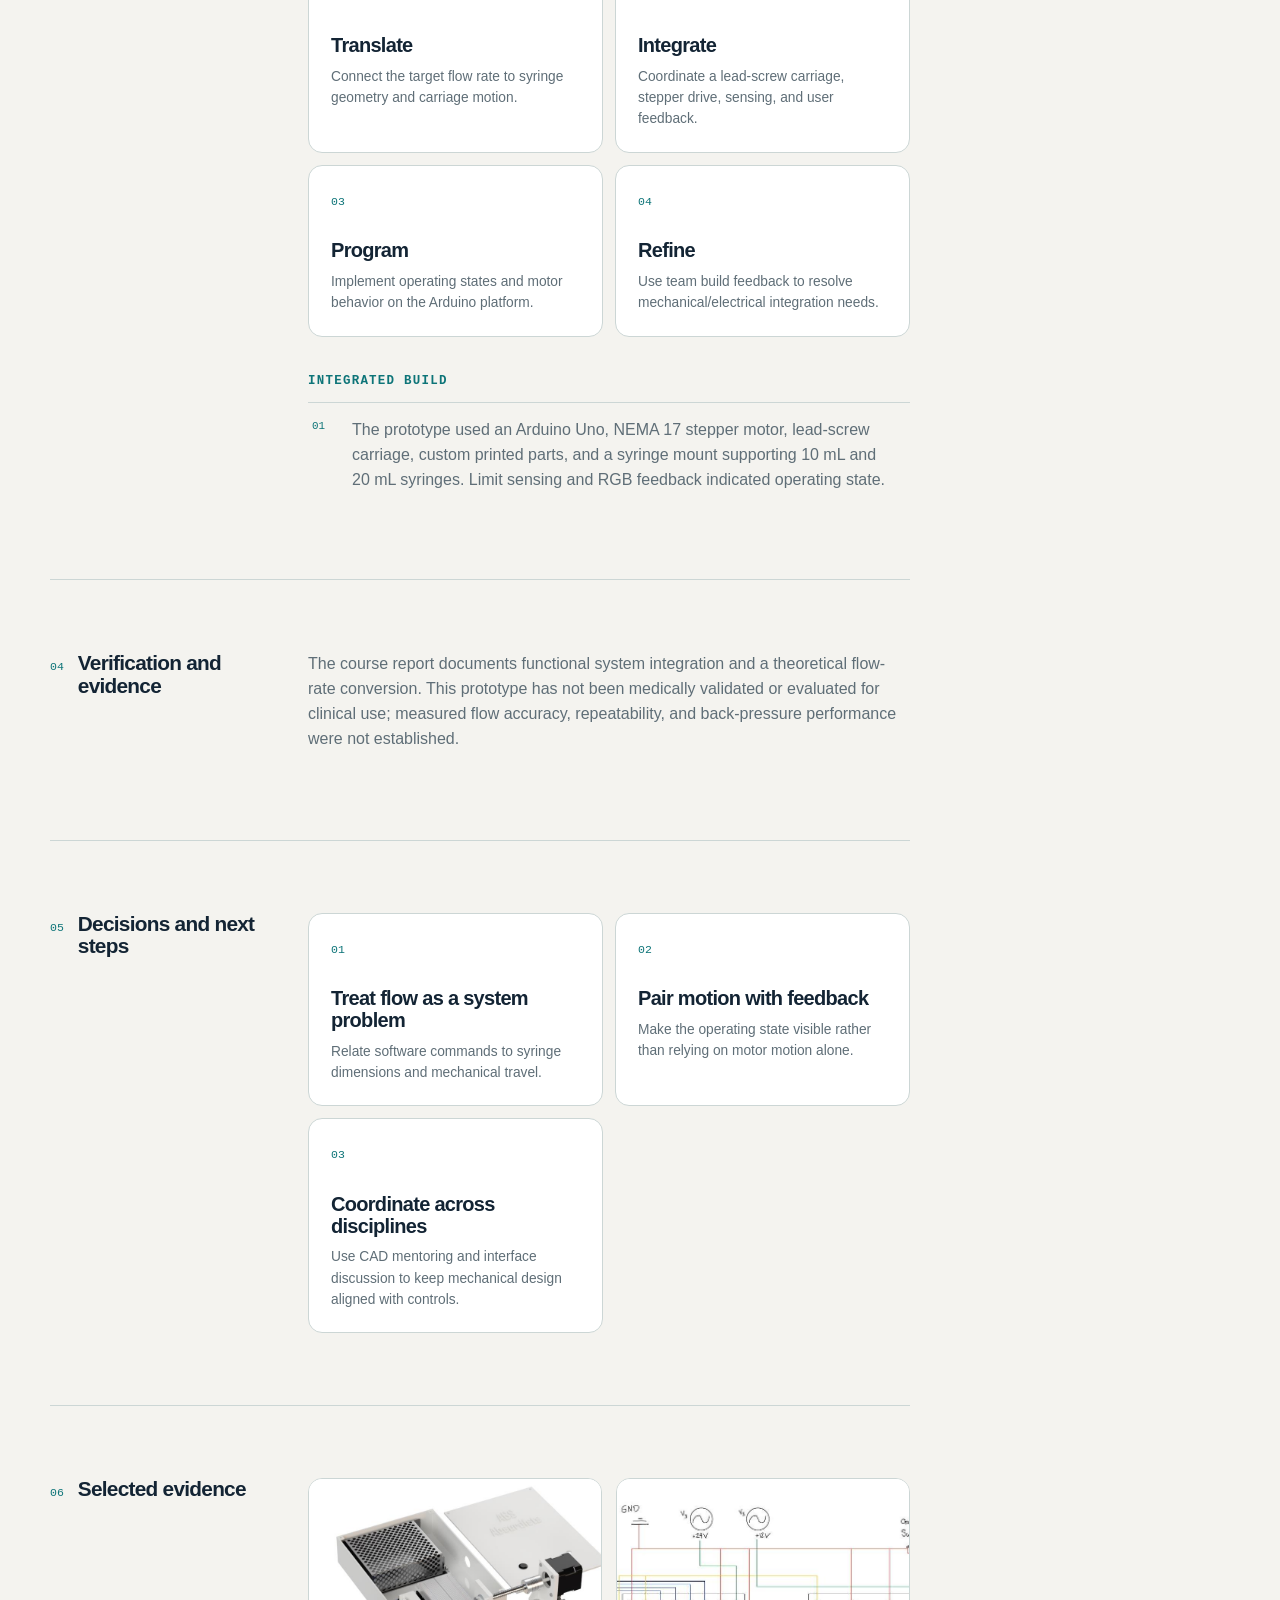
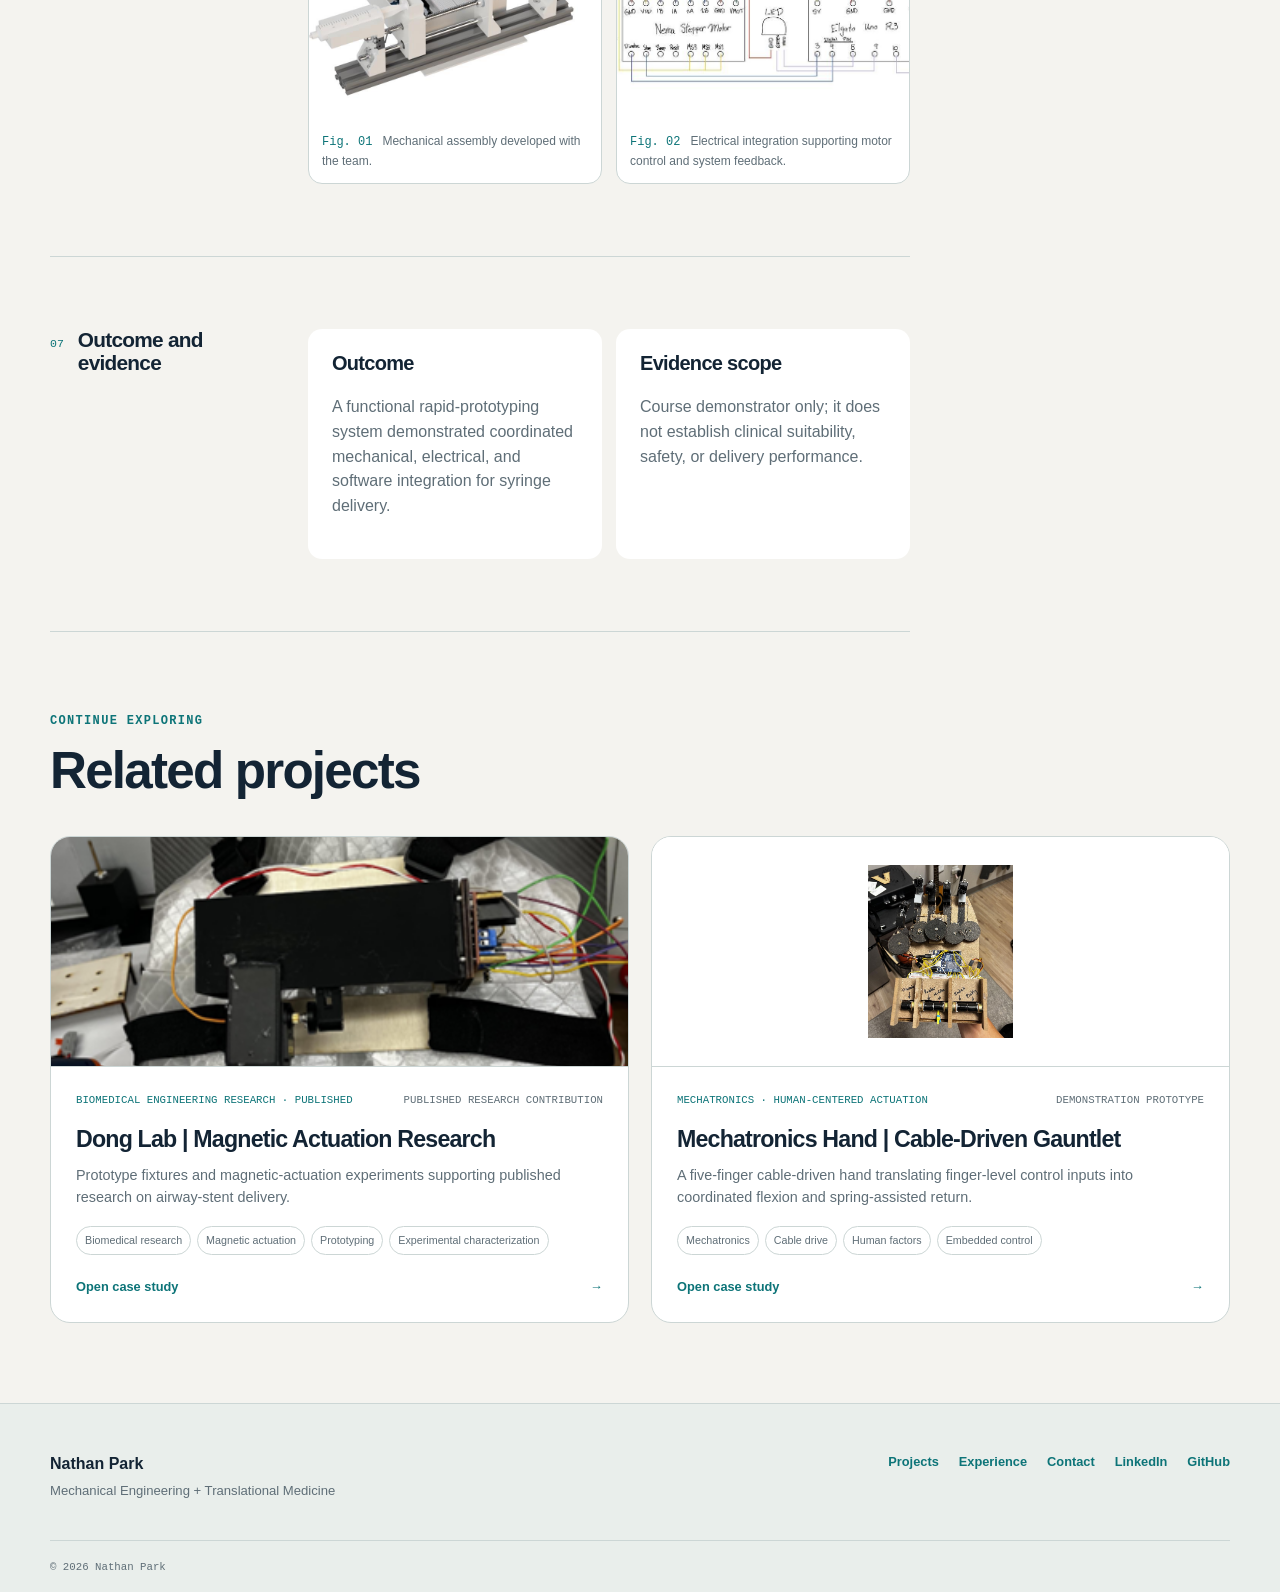
<file: projects/syringe-pump.html>
<!doctype html><html lang="en"><head><meta charset="utf-8"><meta name="viewport" content="width=device-width,initial-scale=1"><meta name="description" content="Rapid prototyping project integrating embedded controls, electronics, and syringe-pump mechanics."><title>Syringe Pump | Nathan Park</title><link rel="stylesheet" href="../assets/css/styles.css"></head><body data-depth="project" data-project="syringe-pump"><header class="site-header" data-site-header></header><main data-project-root></main><footer class="site-footer" data-site-footer></footer><script type="module" src="../assets/js/project-page.js"></script></body></html>
</file>
<file: assets/css/styles.css>
:root {
  --paper: #f4f3ef;
  --surface: #ffffff;
  --ink: #132434;
  --muted: #5f6e77;
  --teal: #0d7478;
  --teal-dark: #0b5359;
  --teal-soft: #dfeeed;
  --amber: #b9782f;
  --line: #ccd6d5;
  --dark: #122737;
  --shell: 1180px;
  --radius: 20px;
}

* { box-sizing: border-box; }
html { scroll-behavior: smooth; }
body { margin: 0; background: var(--paper); color: var(--ink); font-family: Inter, Aptos, "Segoe UI", Arial, sans-serif; line-height: 1.55; }
img, video { display: block; width: 100%; }
a { color: inherit; }
h1, h2, h3, p { margin-top: 0; }
h1, h2, h3 { line-height: 1.08; letter-spacing: -.035em; }
h1 { max-width: 980px; margin-bottom: 28px; font-size: clamp(3rem, 7.4vw, 6.4rem); }
h2 { margin-bottom: 18px; font-size: clamp(2rem, 4vw, 3.7rem); }
h3 { font-size: 1.25rem; }
.shell { width: min(var(--shell), calc(100% - 44px)); margin-inline: auto; }
.section { padding-block: 94px; }
.section-tinted { background: #e9eeeb; border-block: 1px solid var(--line); }
.section-featured-work { background: #e9eeeb; border-block: 1px solid var(--line); }
.eyebrow { margin-bottom: 12px; color: var(--teal); font-family: Consolas, "Courier New", monospace; font-size: .75rem; font-weight: 700; letter-spacing: .11em; text-transform: uppercase; }
.lede { max-width: 790px; color: var(--muted); font-size: clamp(1.08rem, 2vw, 1.32rem); }

.site-header { position: relative; z-index: 20; border-bottom: 1px solid var(--line); background: rgba(244,243,239,.96); }
.nav-shell { min-height: 78px; display: flex; align-items: center; justify-content: space-between; gap: 28px; }
.brand { display: flex; align-items: center; gap: 12px; text-decoration: none; }
.brand-mark { width: 42px; height: 42px; display: block; flex: 0 0 42px; border-radius: 50%; object-fit: cover; }
.brand > span:last-child { display: grid; }
.brand strong { font-size: .9rem; }
.brand small { color: var(--muted); font-size: .7rem; }
.site-nav { display: flex; align-items: center; gap: 26px; }
.site-nav a { padding-block: 8px; color: var(--muted); font-size: .82rem; font-weight: 700; text-decoration: none; }
.site-nav a:hover, .site-nav a[aria-current="page"] { color: var(--teal); }
.nav-toggle { display: none; border: 1px solid var(--line); background: var(--surface); color: var(--ink); padding: 9px 14px; }

.hero { min-height: calc(100vh - 78px); padding-block: 88px; display: grid; grid-template-columns: minmax(0, 1.5fr) minmax(280px, .5fr); align-items: center; gap: 80px; }
.hero-note { position: relative; padding: 32px; border: 1px solid var(--line); border-radius: var(--radius); background: var(--surface); box-shadow: 14px 14px 0 var(--teal-soft); }
.hero-note::before { content: ""; position: absolute; width: 10px; height: 10px; top: 18px; right: 18px; border-radius: 50%; background: var(--teal); }
.hero-note span { display: block; margin-bottom: 34px; color: var(--teal); font-family: Consolas, monospace; font-size: .72rem; text-transform: uppercase; }
.hero-note strong { display: block; margin-bottom: 10px; font-size: 1.7rem; }
.hero-note p { margin: 0; color: var(--muted); }
.button-row { margin-top: 32px; display: flex; flex-wrap: wrap; gap: 11px; }
.button { display: inline-block; padding: 13px 19px; border: 1px solid var(--teal); border-radius: 4px; font-size: .82rem; font-weight: 800; text-decoration: none; }
.button.primary { background: var(--teal); color: white; }
.button.secondary { color: var(--teal); }
.text-link { color: var(--teal); font-size: .82rem; font-weight: 800; text-decoration: none; }

.section-heading { max-width: 820px; margin-bottom: 38px; }
.section-heading.split { max-width: none; display: flex; justify-content: space-between; align-items: end; gap: 30px; }
.capability-grid { display: grid; grid-template-columns: repeat(5, minmax(0, 1fr)); border-top: 1px solid var(--line); border-left: 1px solid var(--line); }
.capability-card { min-height: 240px; padding: 28px; border-right: 1px solid var(--line); border-bottom: 1px solid var(--line); background: rgba(255,255,255,.62); }
.capability-card > span, .loop-step > span, .decision-grid article > span, .process-grid article > span { color: var(--teal); font-family: Consolas, monospace; font-size: .72rem; }
.capability-card h3 { margin-top: 58px; }
.capability-card p { margin-bottom: 0; color: var(--muted); font-size: .9rem; }

.project-grid { display: grid; grid-template-columns: repeat(3, 1fr); gap: 22px; }
.project-grid.compact { grid-template-columns: repeat(2, minmax(0, 1fr)); }
.project-card { overflow: hidden; display: grid; grid-template-rows: 230px 1fr; border: 1px solid var(--line); border-radius: var(--radius); background: var(--surface); text-decoration: none; transition: transform .18s ease, box-shadow .18s ease; }
.project-card:hover { transform: translateY(-4px); box-shadow: 0 18px 38px rgba(19,36,52,.09); }
.project-card-media { overflow: hidden; border-bottom: 1px solid var(--line); background: var(--teal-soft); }
.project-card-media img, .project-card-media video { height: 100%; object-fit: cover; }
.project-card-copy { padding: 25px; }
.card-kicker { display: flex; justify-content: space-between; gap: 16px; margin-bottom: 18px; color: var(--teal); font-family: Consolas, monospace; font-size: .67rem; text-transform: uppercase; }
.card-kicker span:last-child { color: var(--muted); text-align: right; }
.project-card h3 { margin-bottom: 12px; font-size: 1.45rem; }
.project-card p { color: var(--muted); font-size: .9rem; }
.open-link { display: block; margin-top: 22px; color: var(--teal); font-size: .8rem; font-weight: 800; }
.open-link b { float: right; }
.tag-list { padding: 0; margin: 18px 0 0; display: flex; flex-wrap: wrap; gap: 6px; list-style: none; }
.tag-list li { padding: 5px 8px; border: 1px solid var(--line); border-radius: 999px; color: var(--muted); font-size: .67rem; }
.tag-list.large li { padding: 7px 10px; background: var(--surface); }
.media-placeholder { height: 100%; min-height: 210px; padding: 24px; display: flex; flex-direction: column; justify-content: space-between; background: linear-gradient(145deg, var(--teal-soft), #cddedc); color: var(--teal-dark); }
.media-placeholder span { font-family: Consolas, monospace; font-size: .7rem; text-transform: uppercase; }
.media-placeholder strong { max-width: 210px; font-size: 1rem; }

.dark-section { background: var(--dark); color: white; }
.dark-section .eyebrow { color: #79cac6; }
.loop-grid { display: grid; grid-template-columns: repeat(5, 1fr); border: 1px solid rgba(255,255,255,.18); }
.loop-step { min-height: 230px; padding: 25px; border-right: 1px solid rgba(255,255,255,.18); }
.loop-step:last-child { border-right: 0; }
.loop-step > span { color: #79cac6; }
.loop-step h3 { margin-top: 62px; }
.loop-step p { color: #b8c7cf; font-size: .84rem; }

.work-modes-section { display: grid; grid-template-columns: minmax(260px, .8fr) minmax(0, 1.6fr); gap: 72px; align-items: start; }
.work-modes-heading { position: sticky; top: 112px; margin-bottom: 0; }
.work-modes-heading > p:last-child { max-width: 560px; color: var(--muted); }
.work-mode-grid { display: grid; border-top: 1px solid var(--line); }
.work-mode-card { padding: 34px 0; border-bottom: 1px solid var(--line); }
.work-mode-kicker { display: flex; justify-content: space-between; gap: 24px; color: var(--teal); font-family: Consolas, monospace; font-size: .72rem; letter-spacing: .08em; text-transform: uppercase; }
.work-mode-kicker em { color: var(--muted); font-style: normal; }
.work-mode-card h3 { margin: 34px 0 12px; font-size: 1.55rem; }
.work-mode-card p { max-width: 680px; margin: 0; color: var(--muted); }
.closing-cta { margin-block: 80px; padding: 56px; display: flex; align-items: center; justify-content: space-between; gap: 40px; border-radius: var(--radius); background: var(--teal-soft); }
.closing-cta h2 { max-width: 780px; margin: 0; font-size: clamp(2rem, 4vw, 3.2rem); }

.page-intro { padding-block: 100px 76px; border-bottom: 1px solid var(--line); }
.page-intro h1 { font-size: clamp(3rem, 6vw, 5.5rem); }
.page-intro > p:last-child { max-width: 760px; color: var(--muted); font-size: 1.1rem; }
.archive-list { border-top: 1px solid var(--line); }
.archive-row { padding: 23px 6px; display: grid; grid-template-columns: 170px 1fr 1fr 30px; align-items: center; gap: 22px; border-bottom: 1px solid var(--line); text-decoration: none; }
.archive-row span { color: var(--teal); font-family: Consolas, monospace; font-size: .72rem; text-transform: uppercase; }
.archive-row em { color: var(--muted); font-size: .82rem; font-style: normal; }
.archive-row b { color: var(--teal); }

.timeline-section { display: grid; grid-template-columns: 310px 1fr; gap: 80px; }
.timeline .timeline-placeholder { color: var(--muted); }
.timeline > article { padding: 28px 0; display: grid; grid-template-columns: 140px 1fr; gap: 35px; border-top: 1px solid var(--line); }
.timeline > article > span { color: var(--muted); font-family: Consolas, monospace; font-size: .75rem; }
.timeline h3 { margin-bottom: 8px; }
.timeline article p:last-child { color: var(--muted); }
.education-grid { display: grid; grid-template-columns: 1fr 1fr; gap: 20px; }
.education-grid article { padding: 32px; border: 1px solid var(--line); border-radius: var(--radius); background: var(--surface); }
.education-grid span { color: var(--teal); font-family: Consolas, monospace; font-size: .72rem; text-transform: uppercase; }
.education-grid h3 { margin-top: 30px; font-size: 1.5rem; }
.education-grid p { color: var(--muted); }
.contact-layout { min-height: calc(100vh - 78px); padding-block: 90px; display: grid; grid-template-columns: 1fr 390px; align-items: center; gap: 90px; }
.contact-card { padding: 34px; display: grid; border: 1px solid var(--line); border-radius: var(--radius); background: var(--surface); box-shadow: 14px 14px 0 var(--teal-soft); }
.contact-card a { padding: 15px 0; border-bottom: 1px solid var(--line); color: var(--muted); font-weight: 700; }
.contact-card a[aria-disabled="true"] { opacity: .62; }
.contact-card > p:last-child { margin: 22px 0 0; color: var(--muted); font-size: .8rem; }

.breadcrumb { display: inline-block; margin-bottom: 40px; color: var(--teal); font-size: .8rem; font-weight: 800; text-decoration: none; }
.project-hero { padding-block: 62px 78px; border-bottom: 1px solid var(--line); }
.project-hero-grid { display: grid; grid-template-columns: minmax(0, 1.05fr) minmax(360px, .75fr); gap: 70px; align-items: start; }
.project-hero h1 { font-size: clamp(3rem, 6vw, 5.6rem); }
.project-summary { max-width: 760px; color: var(--muted); font-size: 1.2rem; }
.hero-media { height: 340px; overflow: hidden; border: 1px solid var(--line); border-radius: var(--radius); background: var(--teal-soft); }
.hero-media > * { height: 100%; }
.hero-media img, .hero-media video { object-fit: cover; }
.media-contain { padding: 28px; object-fit: contain !important; background: var(--surface); }
.astro-logo-frame { width: min(100%, 340px); height: 340px; margin-inline: auto; border-color: transparent; background: #505762; }
.astro-logo-frame .media-contain { width: 100%; height: 100%; padding: 0; object-fit: contain !important; background: #505762; }
.project-facts { margin: 16px 0 0; border-top: 1px solid var(--line); }
.project-facts div { padding: 11px 0; display: grid; grid-template-columns: 90px 1fr; gap: 16px; border-bottom: 1px solid var(--line); }
.project-facts dt { color: var(--teal); font-family: Consolas, monospace; font-size: .68rem; text-transform: uppercase; }
.project-facts dd { margin: 0; color: var(--muted); font-size: .82rem; }
.disclosure-banner { margin-top: 28px; padding: 18px 20px; display: grid; gap: 4px; border-left: 4px solid var(--amber); background: #f2e7d8; }
.disclosure-banner strong { color: #84511c; }
.disclosure-banner span { color: #785d40; font-size: .84rem; }
.review-banner { margin-top: 28px; padding: 18px 20px; display: grid; gap: 4px; border-left: 4px solid var(--teal); background: var(--teal-soft); }
.review-banner strong { color: var(--teal-dark); }
.review-banner span { color: var(--muted); font-size: .84rem; }
.case-layout { display: grid; grid-template-columns: minmax(0, 1fr) 250px; gap: 70px; align-items: start; }
.case-section { padding-block: 72px; display: grid; grid-template-columns: 210px minmax(0, 1fr); gap: 48px; border-bottom: 1px solid var(--line); }
.case-section-label { display: flex; gap: 14px; align-items: baseline; }
.case-section-label span { color: var(--teal); font-family: Consolas, monospace; font-size: .72rem; }
.case-section-label h2 { margin: 0; font-size: 1.3rem; }
.case-section-body > p { max-width: 720px; color: var(--muted); font-size: 1rem; }
.case-lead { max-width: 780px !important; margin-bottom: 30px; color: var(--ink) !important; font-size: 1.18rem !important; line-height: 1.6; }
.micro-heading { margin: 38px 0 14px; font-size: .78rem; color: var(--teal); font-family: Consolas, "Courier New", monospace; letter-spacing: .1em; text-transform: uppercase; }
.ownership-list { padding: 0; margin: 0; list-style: none; }
.ownership-list li { padding: 14px 0; border-top: 1px solid var(--line); font-weight: 700; }
.role-grid { margin-bottom: 30px; display: grid; grid-template-columns: repeat(2, minmax(0, 1fr)); gap: 12px; }
.role-grid article { padding: 22px; border: 1px solid var(--line); border-radius: 14px; background: var(--teal-soft); }
.role-grid article:last-child:nth-child(odd) { grid-column: 1 / -1; }
.role-grid span { color: var(--teal); font-family: Consolas, "Courier New", monospace; font-size: .68rem; font-weight: 700; letter-spacing: .08em; text-transform: uppercase; }
.role-grid p { margin: 22px 0 0; font-weight: 700; }
.requirement-list, .build-list, .next-step-list, .proof-list { padding: 0; margin: 0; list-style: none; counter-reset: project-list; }
.requirement-list li, .build-list li, .next-step-list li, .proof-list li { position: relative; padding: 15px 12px 15px 44px; border-top: 1px solid var(--line); color: var(--muted); }
.requirement-list li::before, .build-list li::before, .next-step-list li::before, .proof-list li::before { counter-increment: project-list; content: counter(project-list, decimal-leading-zero); position: absolute; left: 4px; color: var(--teal); font-family: Consolas, monospace; font-size: .68rem; }
.proof-list li { color: var(--ink); font-weight: 700; }
.process-grid, .decision-grid { display: grid; grid-template-columns: repeat(2, 1fr); gap: 12px; }
.process-grid article, .decision-grid article { padding: 22px; border: 1px solid var(--line); border-radius: 14px; background: var(--surface); }
.process-grid h3, .decision-grid h3 { margin: 28px 0 9px; }
.process-grid p, .decision-grid p { margin-bottom: 0; color: var(--muted); font-size: .86rem; }
.milestone-timeline { padding: 0; margin: 0; list-style: none; }
.milestone-timeline li { padding: 20px 0; display: grid; grid-template-columns: 120px minmax(0, 1fr); gap: 24px; border-top: 1px solid var(--line); }
.milestone-timeline li > span { color: var(--teal); font-family: Consolas, monospace; font-size: .7rem; font-weight: 700; letter-spacing: .04em; text-transform: uppercase; }
.milestone-timeline h3 { margin: 0 0 8px; font-size: 1rem; }
.milestone-timeline p { margin: 0; color: var(--muted); font-size: .88rem; }
.milestone-timeline a { display: inline-block; margin-left: 6px; color: var(--teal); font-weight: 700; text-decoration-thickness: 1px; text-underline-offset: 3px; }
.metric-grid { margin-top: 28px; display: grid; grid-template-columns: repeat(2, minmax(0, 1fr)); gap: 12px; }
.metric-grid article { min-height: 190px; padding: 24px; display: flex; flex-direction: column; border-radius: 14px; background: var(--dark); color: white; }
.metric-grid strong { font-size: 2.55rem; line-height: 1; letter-spacing: -.05em; }
.metric-grid span { margin-top: 12px; color: #79cac6; font-family: Consolas, monospace; font-size: .7rem; letter-spacing: .08em; text-transform: uppercase; }
.metric-grid p { margin: auto 0 0; color: #c6d2d9; font-size: .8rem; }
.case-sidebar { position: sticky; top: 24px; padding-top: 72px; }
.case-sidebar > div { padding: 20px 0; border-top: 1px solid var(--line); }
.case-sidebar ul { padding: 0; margin: 0; list-style: none; color: var(--muted); font-size: .82rem; }
.case-sidebar li { padding: 5px 0; }
.case-sidebar div > p:last-child { color: var(--muted); font-size: .82rem; }
.evidence-empty { min-height: 240px; padding: 30px; display: grid; align-content: end; border: 1px dashed #93abaa; border-radius: 14px; background: var(--teal-soft); }
.evidence-empty p { max-width: 540px; margin: 8px 0 0; color: var(--muted); }
.evidence-grid { display: grid; grid-template-columns: repeat(2, 1fr); gap: 14px; }
.evidence-grid figure { margin: 0; overflow: hidden; border: 1px solid var(--line); border-radius: 14px; background: var(--surface); }
.evidence-media { height: 240px; }
.evidence-media > * { height: 100%; object-fit: cover; }
.evidence-grid figcaption { padding: 13px; color: var(--muted); font-size: .75rem; }
.evidence-grid figcaption span { padding-right: 10px; color: var(--teal); font-family: Consolas, monospace; }
.outcome-grid { display: grid; grid-template-columns: 1fr 1fr; gap: 14px; }
.outcome-grid article { padding: 24px; border-radius: 14px; background: var(--surface); }
.outcome-grid p { color: var(--muted); }
.resource-links { margin-top: 20px; display: flex; flex-wrap: wrap; gap: 10px; }
.source-list { padding-left: 24px; margin: 0; color: var(--muted); }
.source-list li { padding: 10px 0 10px 8px; border-bottom: 1px solid var(--line); }
.source-list a { color: var(--teal); font-weight: 700; text-underline-offset: 3px; }
.related { padding-block: 80px; }

.site-footer { padding-top: 48px; border-top: 1px solid var(--line); background: #e9eeeb; }
.footer-grid { padding-bottom: 38px; display: grid; grid-template-columns: 1fr 1fr; gap: 60px; }
.footer-grid p { margin: 5px 0 0; color: var(--muted); font-size: .82rem; }
.footer-links { display: flex; flex-wrap: wrap; justify-content: end; gap: 20px; }
.footer-links a { color: var(--teal); font-size: .8rem; font-weight: 700; text-decoration: none; }
.footer-meta { padding-block: 18px; display: flex; justify-content: space-between; border-top: 1px solid var(--line); color: var(--muted); font-family: Consolas, monospace; font-size: .67rem; }

@media (max-width: 960px) {
  .hero, .project-hero-grid, .contact-layout { grid-template-columns: 1fr; }
  .hero { min-height: auto; }
  .hero-note { max-width: 520px; }
  .capability-grid { grid-template-columns: repeat(2, 1fr); }
  .project-grid { grid-template-columns: repeat(2, 1fr); }
  .loop-grid { grid-template-columns: 1fr; }
  .loop-step { min-height: auto; border-right: 0; border-bottom: 1px solid rgba(255,255,255,.18); }
  .loop-step h3 { margin-top: 24px; }
  .work-modes-section { grid-template-columns: 1fr; gap: 34px; }
  .work-modes-heading { position: static; }
  .timeline-section { grid-template-columns: 1fr; gap: 20px; }
  .case-layout { grid-template-columns: 1fr; }
  .case-sidebar { position: static; padding: 0 0 60px; display: grid; grid-template-columns: 1fr 1fr; gap: 30px; }
}

@media (max-width: 720px) {
  .nav-toggle { display: block; }
  .site-nav { display: none; position: absolute; top: 78px; left: 22px; right: 22px; padding: 18px; flex-direction: column; align-items: stretch; border: 1px solid var(--line); background: var(--surface); box-shadow: 10px 10px 0 var(--teal-soft); }
  .site-nav.open { display: flex; }
  .section { padding-block: 66px; }
  .section-heading.split, .closing-cta { align-items: start; flex-direction: column; }
  .project-grid, .project-grid.compact, .education-grid { grid-template-columns: 1fr; }
  .archive-row { grid-template-columns: 1fr 24px; }
  .archive-row span, .archive-row em { grid-column: 1; }
  .archive-row b { grid-column: 2; grid-row: 1 / 4; }
  .case-section { grid-template-columns: 1fr; gap: 26px; }
  .process-grid, .decision-grid, .outcome-grid, .evidence-grid { grid-template-columns: 1fr; }
  .role-grid, .metric-grid { grid-template-columns: 1fr; }
  .role-grid article:last-child:nth-child(odd) { grid-column: auto; }
  .footer-grid { grid-template-columns: 1fr; }
  .footer-links { justify-content: start; }
}

@media (max-width: 520px) {
  .shell { width: min(var(--shell), calc(100% - 28px)); }
  h1 { font-size: 2.65rem; }
  .capability-grid { grid-template-columns: 1fr; }
  .capability-card { min-height: 200px; }
  .timeline > article { grid-template-columns: 1fr; gap: 8px; }
  .milestone-timeline li { grid-template-columns: 1fr; gap: 8px; }
  .case-sidebar { grid-template-columns: 1fr; }
  .closing-cta { padding: 36px 24px; }
  .footer-meta { flex-direction: column; gap: 8px; }
}
</file>
